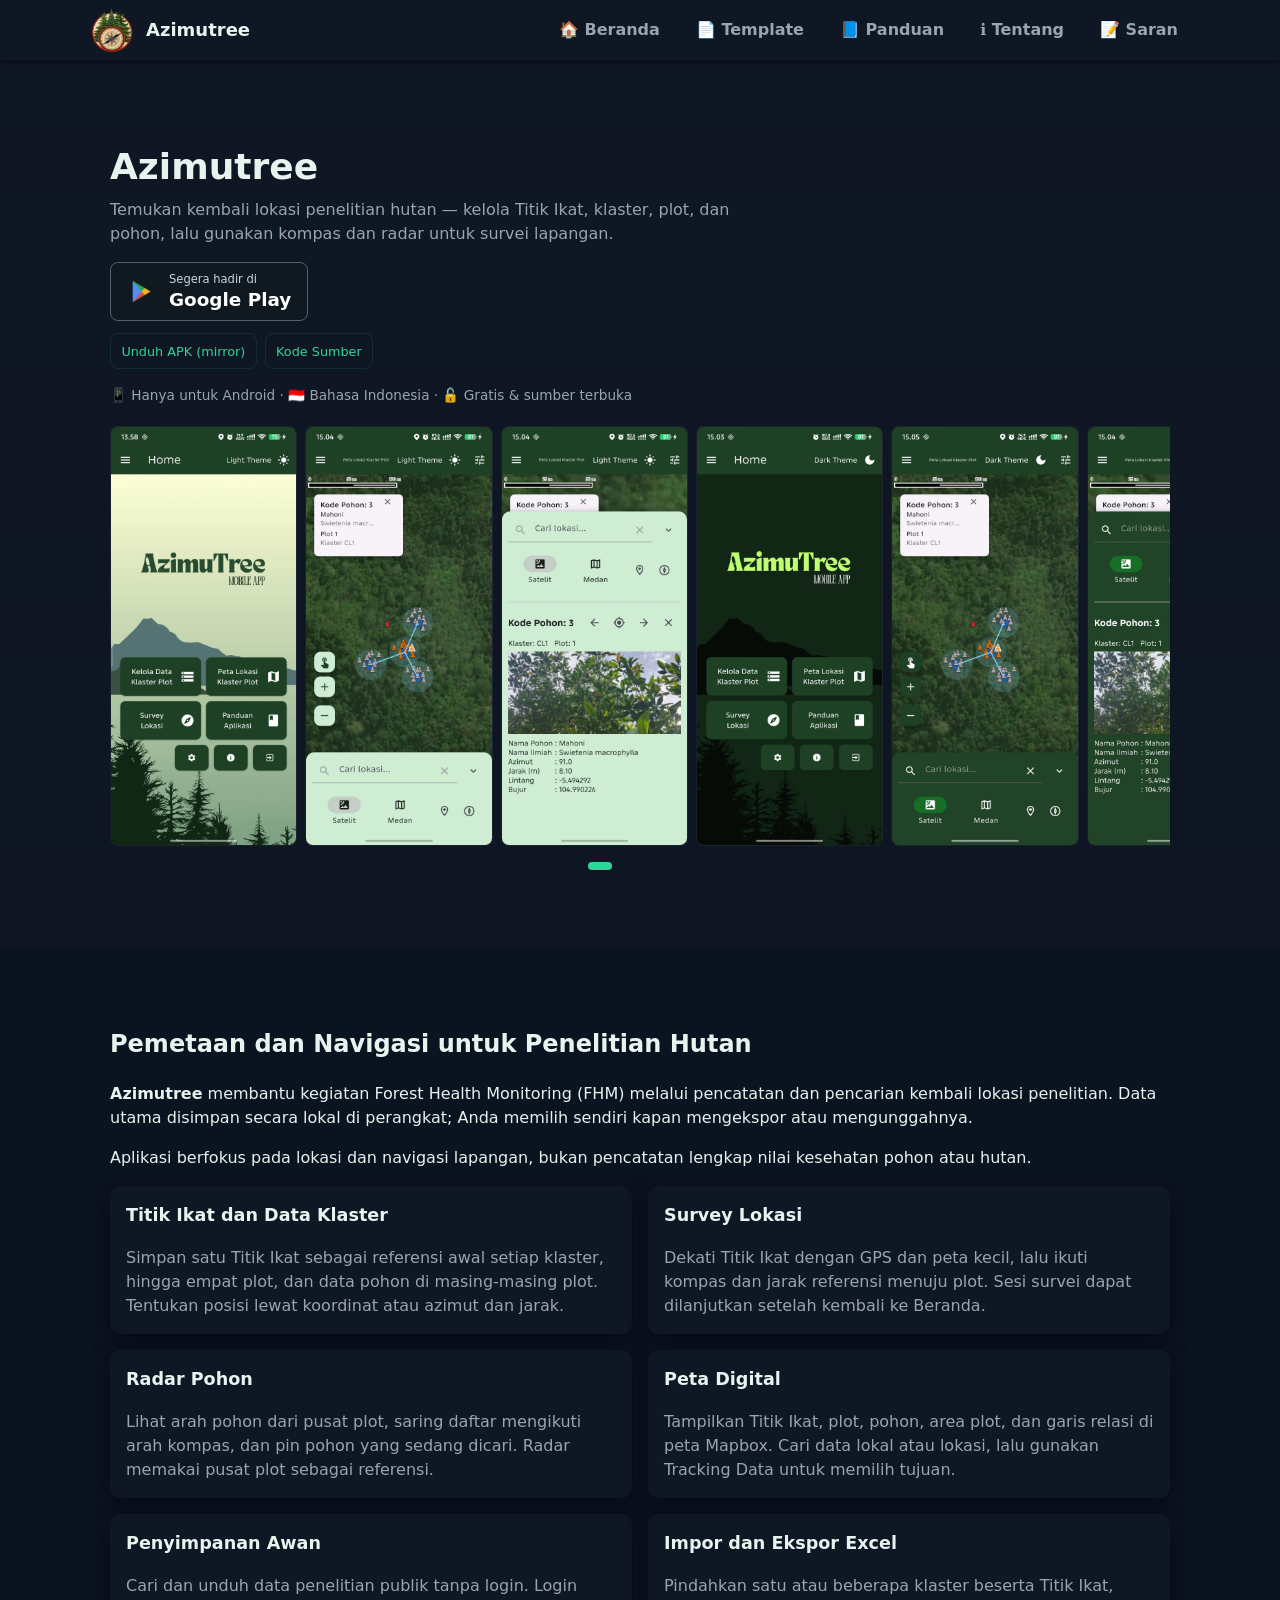
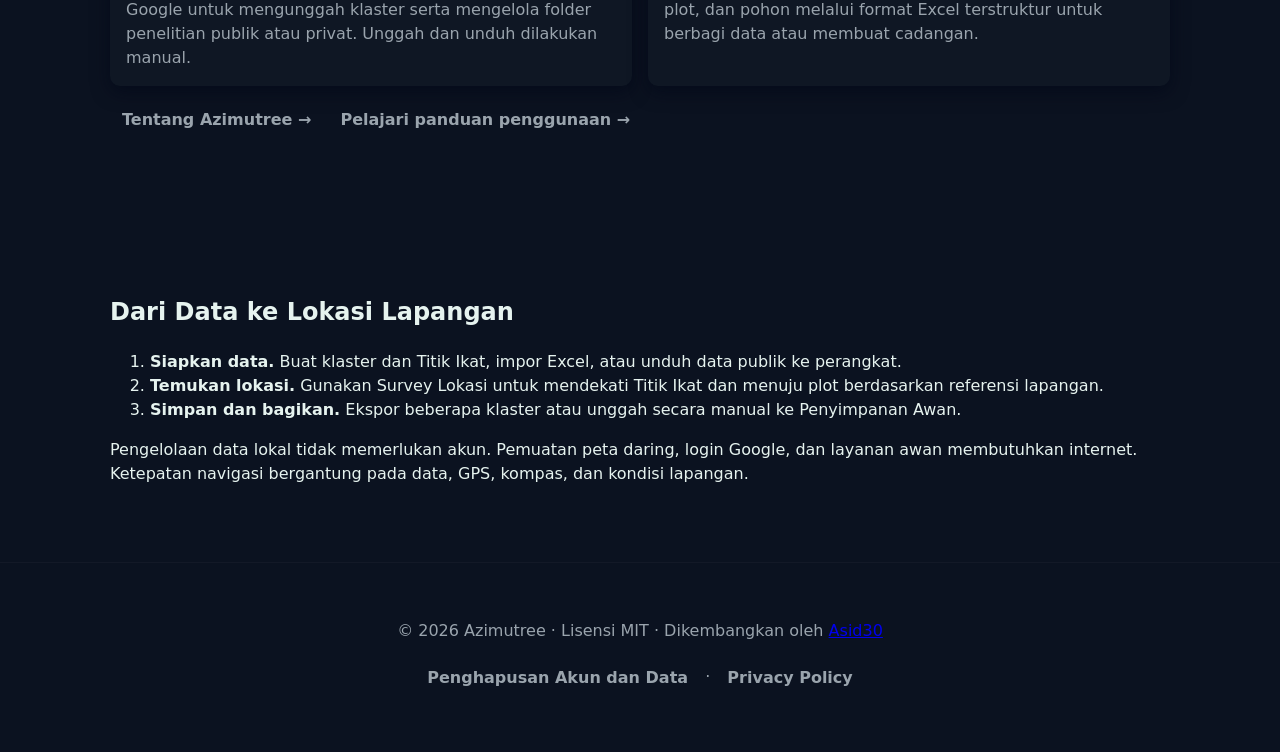
<file: site/index.html>
<!DOCTYPE html>
<html lang="id"><head><meta charset="utf-8"><meta name="viewport" content="width=device-width,initial-scale=1"><title>Azimutree — Aplikasi Pemetaan Klaster Plot Kesehatan Hutan (FHM)</title><meta name="description" content="Azimutree adalah aplikasi Android open source untuk pemantauan kesehatan hutan, Titik Ikat, survei lokasi, pemetaan klaster, dan berbagi data penelitian dengan metode Forest Health Monitoring (FHM)."><link rel="icon" href="./icon.ico"><link rel="stylesheet" href="./assets/css/style.css"></head>
<body><header class="site-header appbar"><div class="container appbar-inner"><div class="appbar-left"><a class="brand" href="./"><img src="./assets/icon-128.webp" alt="Azimutree logo" class="logo"><span class="brand-text">Azimutree</span></a></div><div class="appbar-right"><nav class="appbar-nav" aria-label="Navigasi utama"><a class="app-link" href="./">🏠 Beranda</a><a class="app-link" href="./template/">📄 Template</a><a class="app-link" href="./guide/">📘 Panduan</a><a class="app-link" href="./about/">ℹ️ Tentang</a><a class="app-link" href="./feedback/" target="_blank" rel="noopener noreferrer">📝 Saran</a></nav><button id="menuToggle" class="menu-btn" aria-label="Buka menu" aria-controls="menu" aria-expanded="false">☰</button></div></div></header><nav id="menu" class="mobile-sidebar hidden" aria-label="Navigasi seluler" aria-hidden="true"><div class="container"><div class="mobile-sidebar-header"><h3>Menu</h3></div><a class="app-link" href="./">🏠 Beranda</a><a class="app-link" href="./template/">📄 Template</a><a class="app-link" href="./guide/">📘 Panduan</a><a class="app-link" href="./about/">ℹ️ Tentang</a><a class="app-link" href="./feedback/" target="_blank" rel="noopener noreferrer">📝 Saran</a></div></nav><main>
    <section class="hero">
        <div class="container">
            <h1>Azimutree</h1>
            <p class="lead">Temukan kembali lokasi penelitian hutan — kelola Titik Ikat, klaster, plot, dan pohon, lalu gunakan kompas dan radar untuk survei lapangan.</p>
            <div class="cta download-options">
                <button id="playStoreButton" class="btn play-store-button" type="button" aria-haspopup="dialog" aria-controls="playStoreDialog">
                    <img src="./assets/icon_play_store.webp" alt="" width="30" height="30">
                    <span class="play-store-label"><span class="play-store-status">Segera hadir di</span><span class="play-store-name">Google Play</span></span>
                </button>
                <div class="download-secondary">
                <a id="download" class="btn ghost download-mirror" href="./miror/" data-version="1.1.28" target="_blank" rel="noopener noreferrer">Unduh APK (mirror)</a>
                <a class="btn ghost" href="https://github.com/asid30/azimutree-flutter" target="_blank" rel="noopener noreferrer">Kode Sumber</a>
                </div>
            </div>

            <p class="platform-note">📱 Hanya untuk Android · 🇮🇩 Bahasa Indonesia · 🔓 Gratis &amp; sumber terbuka</p>

            <div class="screenshot-slider">
                <div class="slider-container">
                    <div class="screenshots">
                        <img src="./assets/1.webp?v=1789025202" alt="Tampilan aplikasi Azimutree 1" width="1080" height="2436" onerror="this.style.display='none'">
                        <img src="./assets/2.webp?v=1789025202" alt="Tampilan aplikasi Azimutree 2" width="1080" height="2436" loading="lazy" onerror="this.style.display='none'">
                        <img src="./assets/3.webp?v=1789025202" alt="Tampilan aplikasi Azimutree 3" width="1080" height="2436" loading="lazy" onerror="this.style.display='none'">
                        <img src="./assets/4.webp?v=1789025203" alt="Tampilan aplikasi Azimutree 4" width="1080" height="2436" loading="lazy" onerror="this.style.display='none'">
                        <img src="./assets/5.webp?v=1789025203" alt="Tampilan aplikasi Azimutree 5" width="1080" height="2436" loading="lazy" onerror="this.style.display='none'">
                        <img src="./assets/6.webp?v=1789025204" alt="Tampilan aplikasi Azimutree 6" width="1080" height="2436" loading="lazy" onerror="this.style.display='none'">
                    </div>
                </div>
                <div class="slider-dots">
                    <span class="dot active" data-slide="0"></span>
                    <span class="dot" data-slide="1"></span>
                    <span class="dot" data-slide="2"></span>
                    <span class="dot" data-slide="3"></span>
                    <span class="dot" data-slide="4"></span>
                    <span class="dot" data-slide="5"></span>
                </div>
            </div>
        </div>
    </section>

    <section id="features" class="section">
        <div class="container">
            <h2>Pemetaan dan Navigasi untuk Penelitian Hutan</h2>
            <p><strong>Azimutree</strong> membantu kegiatan Forest Health Monitoring (FHM) melalui pencatatan dan pencarian kembali lokasi penelitian. Data utama disimpan secara lokal di perangkat; Anda memilih sendiri kapan mengekspor atau mengunggahnya.</p>
            <p>Aplikasi berfokus pada lokasi dan navigasi lapangan, bukan pencatatan lengkap nilai kesehatan pohon atau hutan.</p>
            <div class="features">
                <div class="feature-card"><h3>Titik Ikat dan Data Klaster</h3><p>Simpan satu Titik Ikat sebagai referensi awal setiap klaster, hingga empat plot, dan data pohon di masing-masing plot. Tentukan posisi lewat koordinat atau azimut dan jarak.</p></div>
                <div class="feature-card"><h3>Survey Lokasi</h3><p>Dekati Titik Ikat dengan GPS dan peta kecil, lalu ikuti kompas dan jarak referensi menuju plot. Sesi survei dapat dilanjutkan setelah kembali ke Beranda.</p></div>
                <div class="feature-card"><h3>Radar Pohon</h3><p>Lihat arah pohon dari pusat plot, saring daftar mengikuti arah kompas, dan pin pohon yang sedang dicari. Radar memakai pusat plot sebagai referensi.</p></div>
                <div class="feature-card"><h3>Peta Digital</h3><p>Tampilkan Titik Ikat, plot, pohon, area plot, dan garis relasi di peta Mapbox. Cari data lokal atau lokasi, lalu gunakan Tracking Data untuk memilih tujuan.</p></div>
                <div class="feature-card"><h3>Penyimpanan Awan</h3><p>Cari dan unduh data penelitian publik tanpa login. Login Google untuk mengunggah klaster serta mengelola folder penelitian publik atau privat. Unggah dan unduh dilakukan manual.</p></div>
                <div class="feature-card"><h3>Impor dan Ekspor Excel</h3><p>Pindahkan satu atau beberapa klaster beserta Titik Ikat, plot, dan pohon melalui format Excel terstruktur untuk berbagi data atau membuat cadangan.</p></div>
            </div>
            <p><a href="./about/" class="app-link">Tentang Azimutree →</a> <a href="./guide/" class="app-link">Pelajari panduan penggunaan →</a></p>
        </div>
    </section>
    <section class="section">
        <div class="container">
            <h2>Dari Data ke Lokasi Lapangan</h2>
            <ol>
                <li><strong>Siapkan data.</strong> Buat klaster dan Titik Ikat, impor Excel, atau unduh data publik ke perangkat.</li>
                <li><strong>Temukan lokasi.</strong> Gunakan Survey Lokasi untuk mendekati Titik Ikat dan menuju plot berdasarkan referensi lapangan.</li>
                <li><strong>Simpan dan bagikan.</strong> Ekspor beberapa klaster atau unggah secara manual ke Penyimpanan Awan.</li>
            </ol>
            <p>Pengelolaan data lokal tidak memerlukan akun. Pemuatan peta daring, login Google, dan layanan awan membutuhkan internet. Ketepatan navigasi bergantung pada data, GPS, kompas, dan kondisi lapangan.</p>
        </div>
    </section>
</main><footer class="site-footer"><div class="container"><p>© <span data-year>2026</span> Azimutree · Lisensi MIT · Dikembangkan oleh <a href="https://github.com/asid30" target="_blank" rel="noopener noreferrer">Asid30</a></p><p><a class="app-link" href="./account-deletion/">Penghapusan Akun dan Data</a> · <a class="app-link" href="./privacy-policy/">Privacy Policy</a></p></div></footer><div id="downloadModal" class="modal hidden" role="dialog" aria-modal="true" aria-labelledby="downloadModalTitle">
    <div class="modal-backdrop"></div>
    <div class="modal-box" role="document">
        <h3 id="downloadModalTitle">Unduh APK Azimutree</h3>
        <p class="muted" style="margin-top:.5rem">⚠️ Catatan: Aplikasi ini diinstal di luar Play Store.<br>Aktifkan “Izinkan dari sumber ini” saat diminta oleh Android.</p>
        <p class="release-note">Unduhan mirror menyediakan APK Azimutree v1.1.28 melalui GitHub Releases.</p>
        <p id="downloadVersion" class="muted" style="margin-top:.5rem"></p>
        <div class="modal-actions" style="margin-top:1rem">
            <button id="downloadConfirm" class="btn primary">Lanjutkan dan Unduh</button>
            <button id="downloadCancel" class="btn ghost">Batal</button>
        </div>
    </div>
</div>

<dialog id="playStoreDialog" class="play-store-dialog" aria-labelledby="playStoreTitle" aria-describedby="playStoreDescription">
    <img src="./assets/icon_play_store.webp" alt="" width="48" height="48">
    <h2 id="playStoreTitle">Segera hadir di Google Play</h2>
    <p id="playStoreDescription">Azimutree belum tersedia di Google Play Store. Unduhan melalui Google Play akan tersedia mendatang. Untuk saat ini, kamu bisa menggunakan tombol unduh APK di halaman ini.</p>
    <form method="dialog"><button class="btn primary" autofocus>Mengerti</button></form>
</dialog>
<script src="./assets/js/app.js?v=mirror-version-1.1.28"></script><script src="./assets/js/static.js"></script></body></html>
</file>
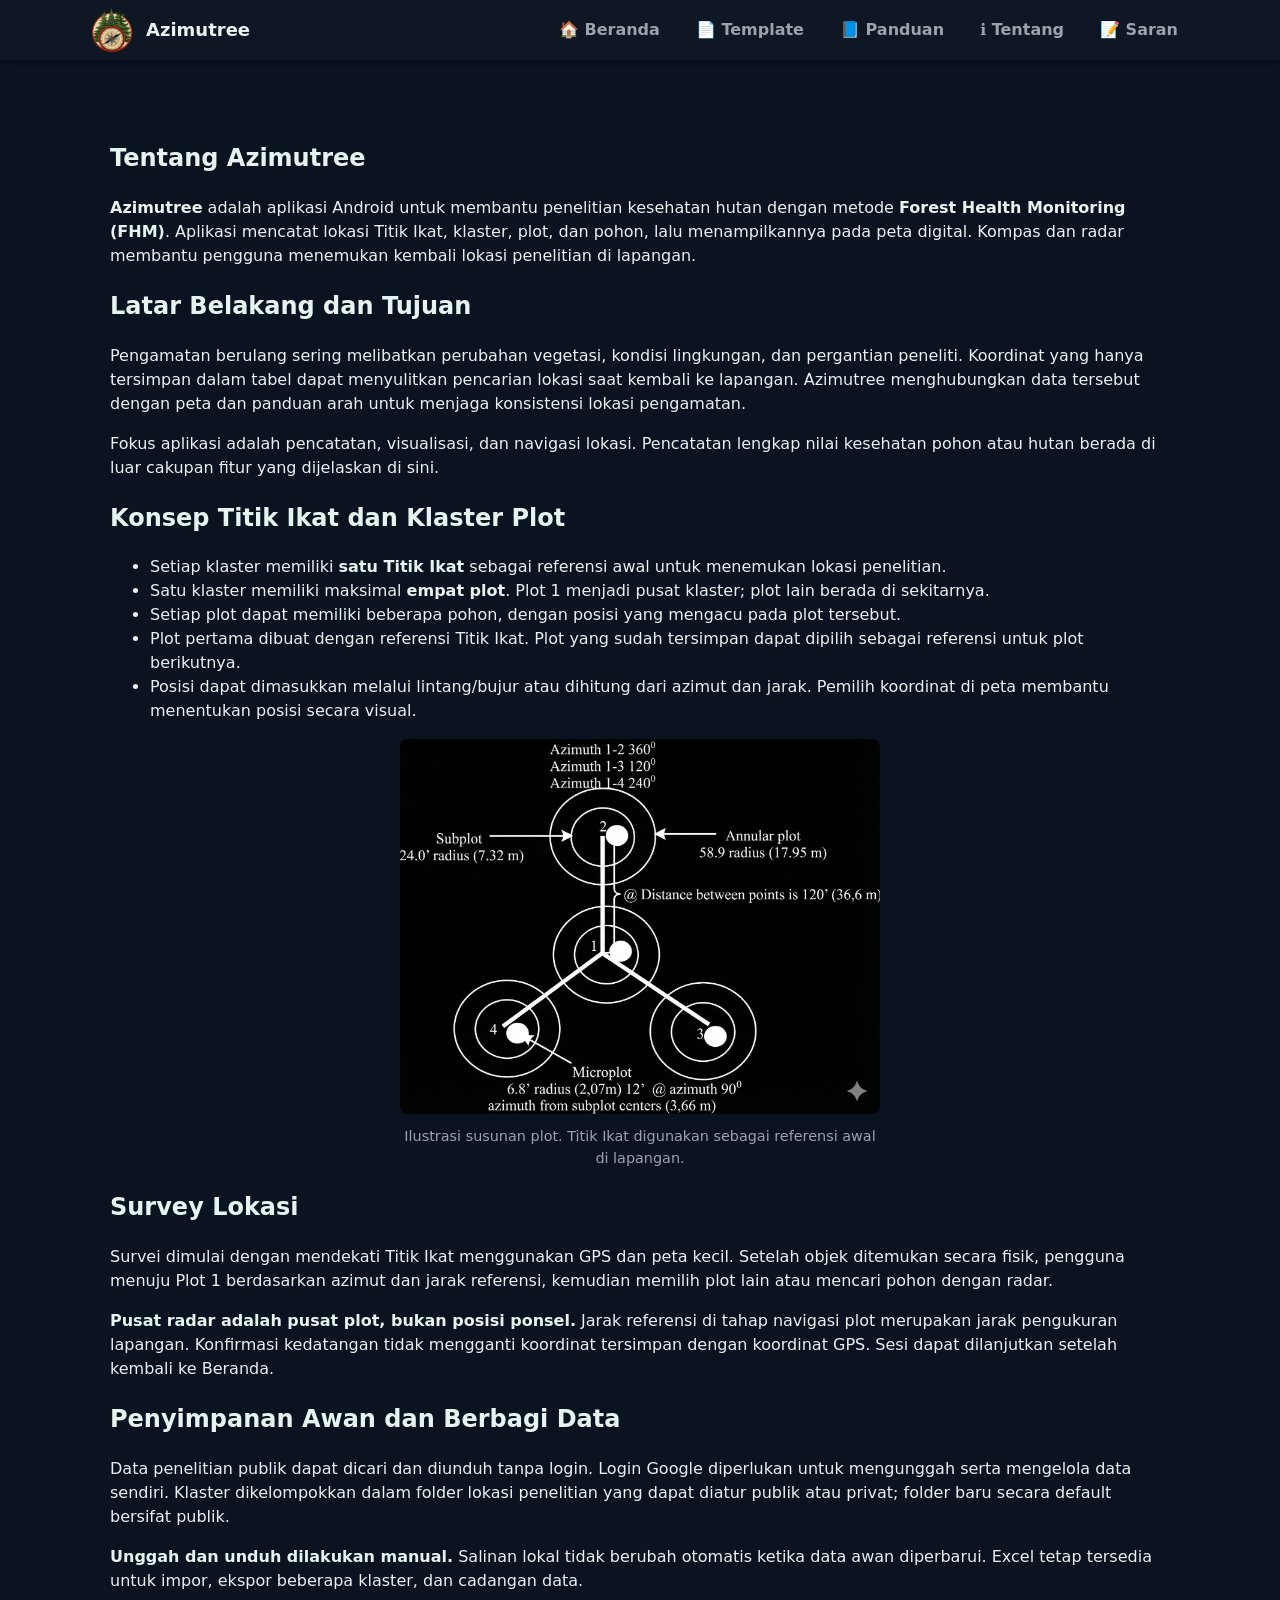
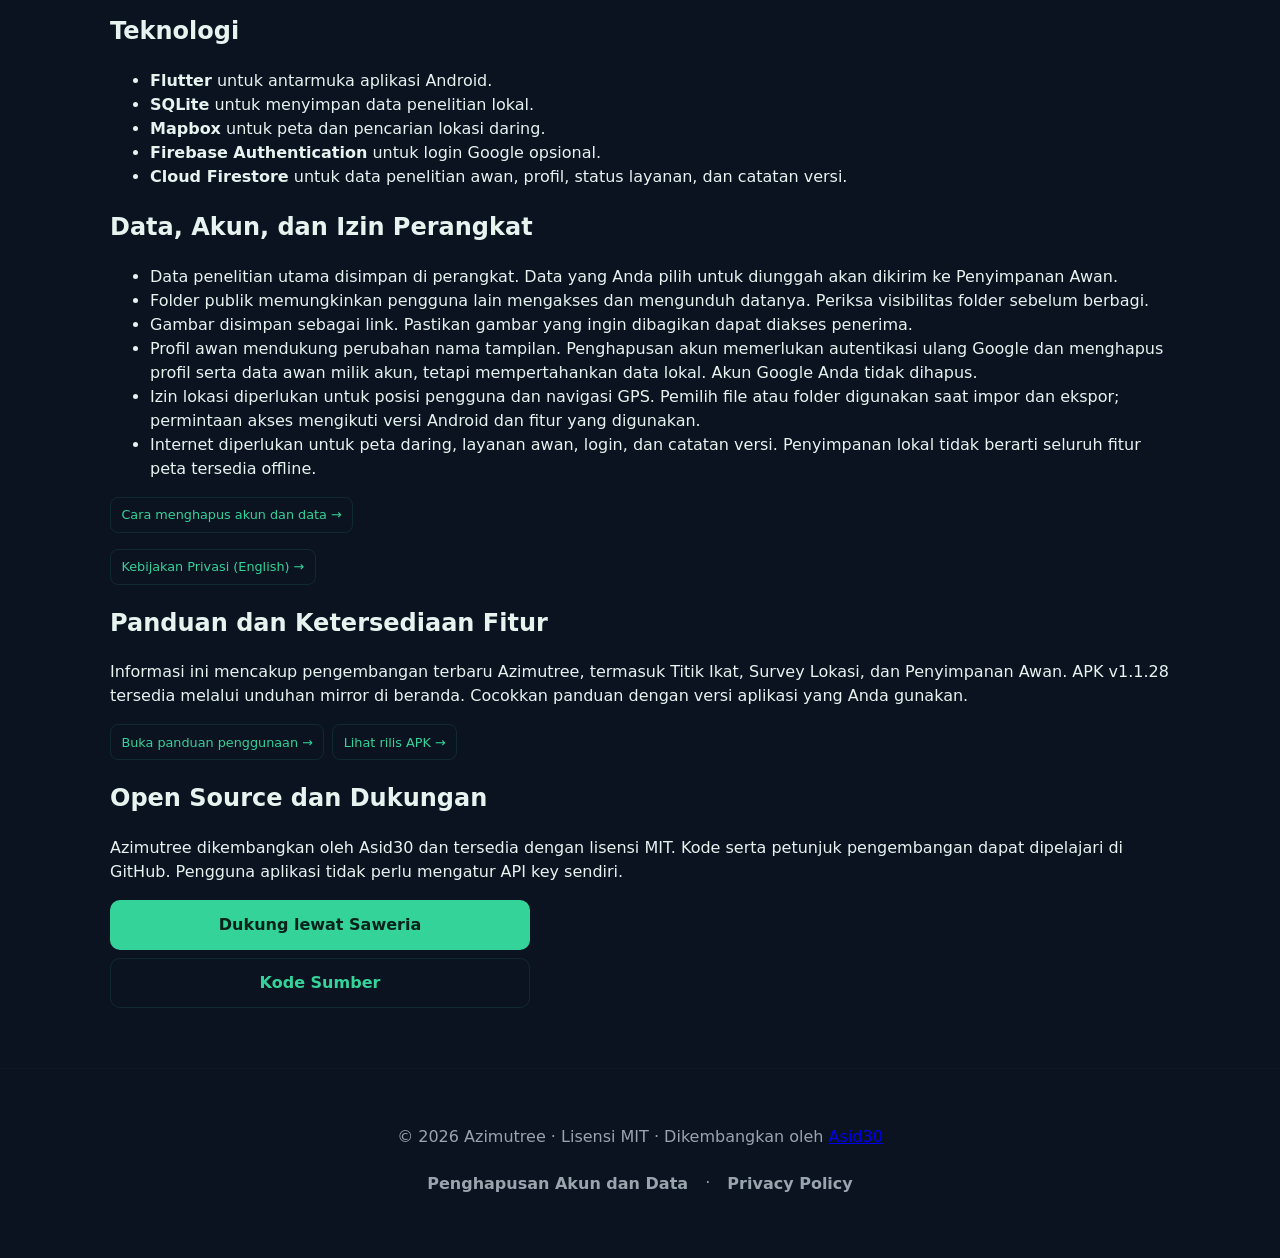
<file: site/about/index.html>
<!DOCTYPE html>
<html lang="id"><head><meta charset="utf-8"><meta name="viewport" content="width=device-width,initial-scale=1"><title>Tentang Azimutree — Titik Ikat, Survey Lokasi, dan Penyimpanan Awan</title><meta name="description" content="Kenali Azimutree untuk pemetaan dan navigasi lokasi FHM: Titik Ikat, klaster, plot, pohon, survei lapangan, serta berbagi data penelitian."><link rel="icon" href="../icon.ico"><link rel="stylesheet" href="../assets/css/style.css"></head>
<body><header class="site-header appbar"><div class="container appbar-inner"><div class="appbar-left"><a class="brand" href="../"><img src="../assets/icon-128.webp" alt="Azimutree logo" class="logo"><span class="brand-text">Azimutree</span></a></div><div class="appbar-right"><nav class="appbar-nav" aria-label="Navigasi utama"><a class="app-link" href="../">🏠 Beranda</a><a class="app-link" href="../template/">📄 Template</a><a class="app-link" href="../guide/">📘 Panduan</a><a class="app-link" href="../about/">ℹ️ Tentang</a><a class="app-link" href="../feedback/" target="_blank" rel="noopener noreferrer">📝 Saran</a></nav><button id="menuToggle" class="menu-btn" aria-label="Buka menu" aria-controls="menu" aria-expanded="false">☰</button></div></div></header><nav id="menu" class="mobile-sidebar hidden" aria-label="Navigasi seluler" aria-hidden="true"><div class="container"><div class="mobile-sidebar-header"><h3>Menu</h3></div><a class="app-link" href="../">🏠 Beranda</a><a class="app-link" href="../template/">📄 Template</a><a class="app-link" href="../guide/">📘 Panduan</a><a class="app-link" href="../about/">ℹ️ Tentang</a><a class="app-link" href="../feedback/" target="_blank" rel="noopener noreferrer">📝 Saran</a></div></nav><main>
<section class="section"><div class="container">
    <h1>Tentang Azimutree</h1>
    <p><strong>Azimutree</strong> adalah aplikasi Android untuk membantu penelitian kesehatan hutan dengan metode <strong>Forest Health Monitoring (FHM)</strong>. Aplikasi mencatat lokasi Titik Ikat, klaster, plot, dan pohon, lalu menampilkannya pada peta digital. Kompas dan radar membantu pengguna menemukan kembali lokasi penelitian di lapangan.</p>
    <h2>Latar Belakang dan Tujuan</h2>
    <p>Pengamatan berulang sering melibatkan perubahan vegetasi, kondisi lingkungan, dan pergantian peneliti. Koordinat yang hanya tersimpan dalam tabel dapat menyulitkan pencarian lokasi saat kembali ke lapangan. Azimutree menghubungkan data tersebut dengan peta dan panduan arah untuk menjaga konsistensi lokasi pengamatan.</p>
    <p>Fokus aplikasi adalah pencatatan, visualisasi, dan navigasi lokasi. Pencatatan lengkap nilai kesehatan pohon atau hutan berada di luar cakupan fitur yang dijelaskan di sini.</p>
    <h2>Konsep Titik Ikat dan Klaster Plot</h2>
    <ul>
        <li>Setiap klaster memiliki <strong>satu Titik Ikat</strong> sebagai referensi awal untuk menemukan lokasi penelitian.</li>
        <li>Satu klaster memiliki maksimal <strong>empat plot</strong>. Plot 1 menjadi pusat klaster; plot lain berada di sekitarnya.</li>
        <li>Setiap plot dapat memiliki beberapa pohon, dengan posisi yang mengacu pada plot tersebut.</li>
        <li>Plot pertama dibuat dengan referensi Titik Ikat. Plot yang sudah tersimpan dapat dipilih sebagai referensi untuk plot berikutnya.</li>
        <li>Posisi dapat dimasukkan melalui lintang/bujur atau dihitung dari azimut dan jarak. Pemilih koordinat di peta membantu menentukan posisi secara visual.</li>
    </ul>
    <figure class="cluster-figure"><img loading="lazy" class="cluster-plot" src="../assets/dark-cl-plot.webp" alt="Ilustrasi susunan klaster dan plot"><figcaption>Ilustrasi susunan plot. Titik Ikat digunakan sebagai referensi awal di lapangan.</figcaption></figure>
    <h2>Survey Lokasi</h2>
    <p>Survei dimulai dengan mendekati Titik Ikat menggunakan GPS dan peta kecil. Setelah objek ditemukan secara fisik, pengguna menuju Plot 1 berdasarkan azimut dan jarak referensi, kemudian memilih plot lain atau mencari pohon dengan radar.</p>
    <p><strong>Pusat radar adalah pusat plot, bukan posisi ponsel.</strong> Jarak referensi di tahap navigasi plot merupakan jarak pengukuran lapangan. Konfirmasi kedatangan tidak mengganti koordinat tersimpan dengan koordinat GPS. Sesi dapat dilanjutkan setelah kembali ke Beranda.</p>
    <h2>Penyimpanan Awan dan Berbagi Data</h2>
    <p>Data penelitian publik dapat dicari dan diunduh tanpa login. Login Google diperlukan untuk mengunggah serta mengelola data sendiri. Klaster dikelompokkan dalam folder lokasi penelitian yang dapat diatur publik atau privat; folder baru secara default bersifat publik.</p>
    <p><strong>Unggah dan unduh dilakukan manual.</strong> Salinan lokal tidak berubah otomatis ketika data awan diperbarui. Excel tetap tersedia untuk impor, ekspor beberapa klaster, dan cadangan data.</p>
    <h2>Teknologi</h2>
    <ul>
        <li><strong>Flutter</strong> untuk antarmuka aplikasi Android.</li>
        <li><strong>SQLite</strong> untuk menyimpan data penelitian lokal.</li>
        <li><strong>Mapbox</strong> untuk peta dan pencarian lokasi daring.</li>
        <li><strong>Firebase Authentication</strong> untuk login Google opsional.</li>
        <li><strong>Cloud Firestore</strong> untuk data penelitian awan, profil, status layanan, dan catatan versi.</li>
    </ul>
    <h2>Data, Akun, dan Izin Perangkat</h2>
    <ul>
        <li>Data penelitian utama disimpan di perangkat. Data yang Anda pilih untuk diunggah akan dikirim ke Penyimpanan Awan.</li>
        <li>Folder publik memungkinkan pengguna lain mengakses dan mengunduh datanya. Periksa visibilitas folder sebelum berbagi.</li>
        <li>Gambar disimpan sebagai link. Pastikan gambar yang ingin dibagikan dapat diakses penerima.</li>
        <li>Profil awan mendukung perubahan nama tampilan. Penghapusan akun memerlukan autentikasi ulang Google dan menghapus profil serta data awan milik akun, tetapi mempertahankan data lokal. Akun Google Anda tidak dihapus.</li>
        <li>Izin lokasi diperlukan untuk posisi pengguna dan navigasi GPS. Pemilih file atau folder digunakan saat impor dan ekspor; permintaan akses mengikuti versi Android dan fitur yang digunakan.</li>
        <li>Internet diperlukan untuk peta daring, layanan awan, login, dan catatan versi. Penyimpanan lokal tidak berarti seluruh fitur peta tersedia offline.</li>
    </ul>
    <p class="about-actions"><a class="btn ghost mirror-button" href="../account-deletion/">Cara menghapus akun dan data →</a></p>
    <p class="about-actions"><a class="btn ghost mirror-button" href="../privacy-policy/">Kebijakan Privasi (English) →</a></p>
    <h2>Panduan dan Ketersediaan Fitur</h2>
    <p>Informasi ini mencakup pengembangan terbaru Azimutree, termasuk Titik Ikat, Survey Lokasi, dan Penyimpanan Awan. APK v1.1.28 tersedia melalui unduhan mirror di beranda. Cocokkan panduan dengan versi aplikasi yang Anda gunakan.</p>
    <p class="about-actions"><a class="btn ghost mirror-button" href="../guide/">Buka panduan penggunaan →</a> <a class="btn ghost mirror-button" href="https://github.com/asid30/azimutree-flutter/releases" target="_blank" rel="noopener noreferrer">Lihat rilis APK →</a></p>
    <h2>Open Source dan Dukungan</h2>
    <p>Azimutree dikembangkan oleh Asid30 dan tersedia dengan lisensi MIT. Kode serta petunjuk pengembangan dapat dipelajari di GitHub. Pengguna aplikasi tidak perlu mengatur API key sendiri.</p>
    <div class="support-actions"><a class="btn primary" href="https://saweria.co/asid30" target="_blank" rel="noopener noreferrer">Dukung lewat Saweria</a> <a class="btn ghost" href="https://github.com/asid30/azimutree-flutter" target="_blank" rel="noopener noreferrer">Kode Sumber</a></div>
</div></section>
</main><footer class="site-footer"><div class="container"><p>© <span data-year>2026</span> Azimutree · Lisensi MIT · Dikembangkan oleh <a href="https://github.com/asid30" target="_blank" rel="noopener noreferrer">Asid30</a></p><p><a class="app-link" href="../account-deletion/">Penghapusan Akun dan Data</a> · <a class="app-link" href="../privacy-policy/">Privacy Policy</a></p></div></footer><script src="../assets/js/app.js"></script><script src="../assets/js/static.js"></script></body></html>
</file>
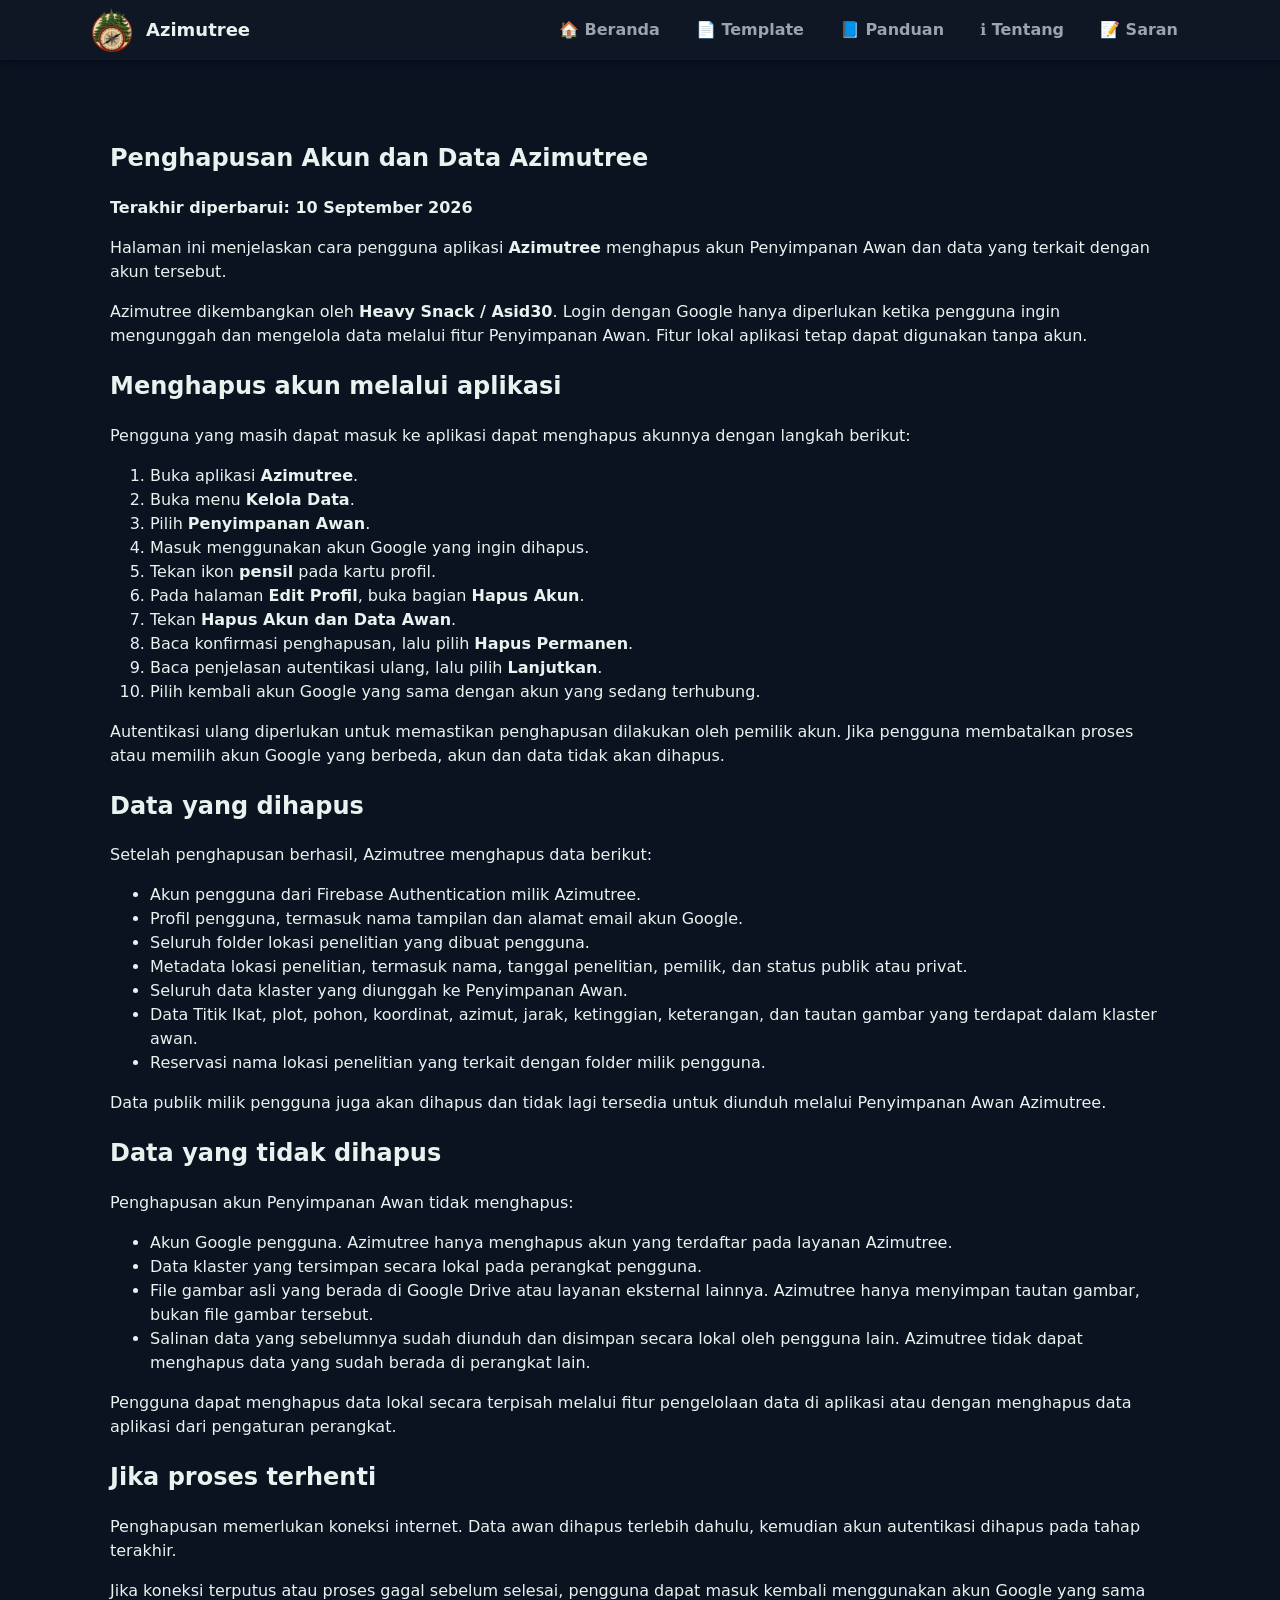
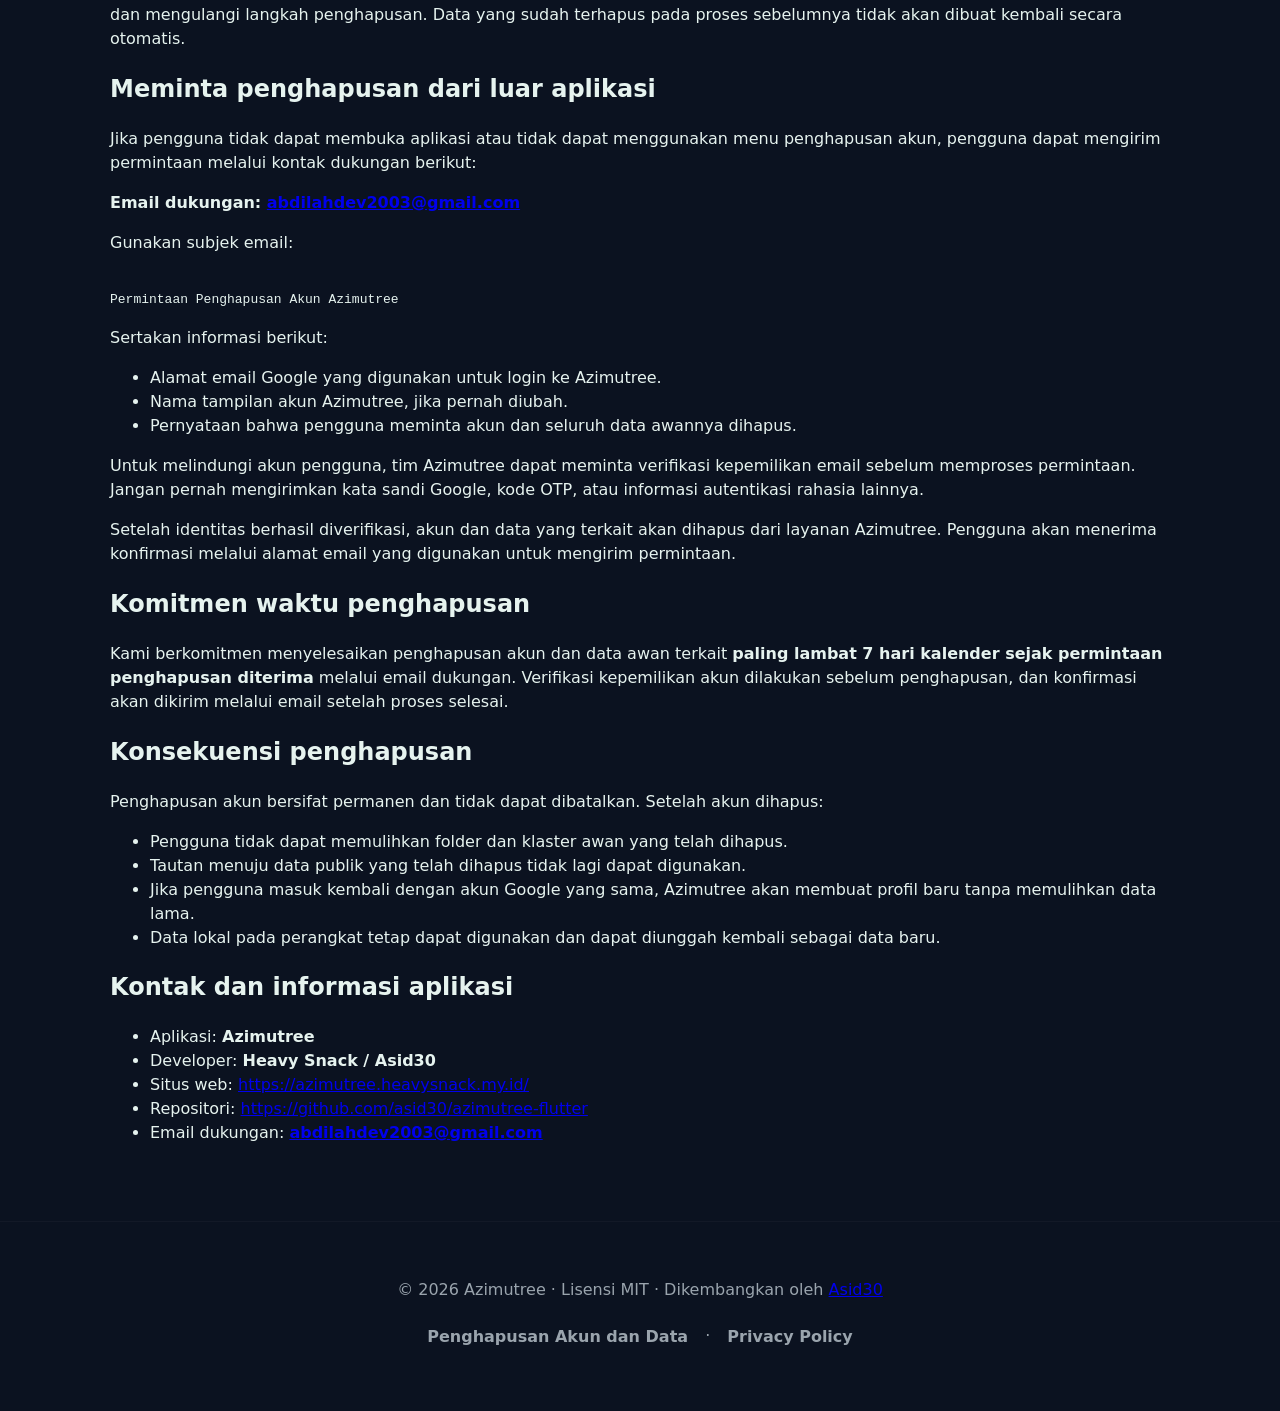
<file: site/account-deletion/index.html>
<!DOCTYPE html>
<html lang="id"><head><meta charset="utf-8"><meta name="viewport" content="width=device-width,initial-scale=1"><title>Penghapusan Akun dan Data Azimutree</title><meta name="description" content="Cara menghapus akun dan data Penyimpanan Awan Azimutree, data yang tetap tersimpan, serta permintaan penghapusan dari luar aplikasi."><link rel="icon" href="../icon.ico"><link rel="stylesheet" href="../assets/css/style.css"></head>
<body><header class="site-header appbar"><div class="container appbar-inner"><div class="appbar-left"><a class="brand" href="../"><img src="../assets/icon-128.webp" alt="Azimutree logo" class="logo"><span class="brand-text">Azimutree</span></a></div><div class="appbar-right"><nav class="appbar-nav" aria-label="Navigasi utama"><a class="app-link" href="../">🏠 Beranda</a><a class="app-link" href="../template/">📄 Template</a><a class="app-link" href="../guide/">📘 Panduan</a><a class="app-link" href="../about/">ℹ️ Tentang</a><a class="app-link" href="../feedback/" target="_blank" rel="noopener noreferrer">📝 Saran</a></nav><button id="menuToggle" class="menu-btn" aria-label="Buka menu" aria-controls="menu" aria-expanded="false">☰</button></div></div></header><nav id="menu" class="mobile-sidebar hidden" aria-label="Navigasi seluler" aria-hidden="true"><div class="container"><div class="mobile-sidebar-header"><h3>Menu</h3></div><a class="app-link" href="../">🏠 Beranda</a><a class="app-link" href="../template/">📄 Template</a><a class="app-link" href="../guide/">📘 Panduan</a><a class="app-link" href="../about/">ℹ️ Tentang</a><a class="app-link" href="../feedback/" target="_blank" rel="noopener noreferrer">📝 Saran</a></div></nav><main><section class="section"><div class="container">
<h1>Penghapusan Akun dan Data Azimutree</h1>
<p><strong>Terakhir diperbarui: 10 September 2026</strong></p>
<p>Halaman ini menjelaskan cara pengguna aplikasi <strong>Azimutree</strong> menghapus akun Penyimpanan Awan dan data yang terkait dengan akun tersebut.</p>
<p>Azimutree dikembangkan oleh <strong>Heavy Snack / Asid30</strong>. Login dengan Google hanya diperlukan ketika pengguna ingin mengunggah dan mengelola data melalui fitur Penyimpanan Awan. Fitur lokal aplikasi tetap dapat digunakan tanpa akun.</p>
<h2>Menghapus akun melalui aplikasi</h2>
<p>Pengguna yang masih dapat masuk ke aplikasi dapat menghapus akunnya dengan langkah berikut:</p>
<ol>
<li>Buka aplikasi <strong>Azimutree</strong>.</li>
<li>Buka menu <strong>Kelola Data</strong>.</li>
<li>Pilih <strong>Penyimpanan Awan</strong>.</li>
<li>Masuk menggunakan akun Google yang ingin dihapus.</li>
<li>Tekan ikon <strong>pensil</strong> pada kartu profil.</li>
<li>Pada halaman <strong>Edit Profil</strong>, buka bagian <strong>Hapus Akun</strong>.</li>
<li>Tekan <strong>Hapus Akun dan Data Awan</strong>.</li>
<li>Baca konfirmasi penghapusan, lalu pilih <strong>Hapus Permanen</strong>.</li>
<li>Baca penjelasan autentikasi ulang, lalu pilih <strong>Lanjutkan</strong>.</li>
<li>Pilih kembali akun Google yang sama dengan akun yang sedang terhubung.</li>
</ol>
<p>Autentikasi ulang diperlukan untuk memastikan penghapusan dilakukan oleh pemilik akun. Jika pengguna membatalkan proses atau memilih akun Google yang berbeda, akun dan data tidak akan dihapus.</p>
<h2>Data yang dihapus</h2>
<p>Setelah penghapusan berhasil, Azimutree menghapus data berikut:</p>
<ul>
<li>Akun pengguna dari Firebase Authentication milik Azimutree.</li>
<li>Profil pengguna, termasuk nama tampilan dan alamat email akun Google.</li>
<li>Seluruh folder lokasi penelitian yang dibuat pengguna.</li>
<li>Metadata lokasi penelitian, termasuk nama, tanggal penelitian, pemilik, dan status publik atau privat.</li>
<li>Seluruh data klaster yang diunggah ke Penyimpanan Awan.</li>
<li>Data Titik Ikat, plot, pohon, koordinat, azimut, jarak, ketinggian, keterangan, dan tautan gambar yang terdapat dalam klaster awan.</li>
<li>Reservasi nama lokasi penelitian yang terkait dengan folder milik pengguna.</li>
</ul>
<p>Data publik milik pengguna juga akan dihapus dan tidak lagi tersedia untuk diunduh melalui Penyimpanan Awan Azimutree.</p>
<h2>Data yang tidak dihapus</h2>
<p>Penghapusan akun Penyimpanan Awan tidak menghapus:</p>
<ul>
<li>Akun Google pengguna. Azimutree hanya menghapus akun yang terdaftar pada layanan Azimutree.</li>
<li>Data klaster yang tersimpan secara lokal pada perangkat pengguna.</li>
<li>File gambar asli yang berada di Google Drive atau layanan eksternal lainnya. Azimutree hanya menyimpan tautan gambar, bukan file gambar tersebut.</li>
<li>Salinan data yang sebelumnya sudah diunduh dan disimpan secara lokal oleh pengguna lain. Azimutree tidak dapat menghapus data yang sudah berada di perangkat lain.</li>
</ul>
<p>Pengguna dapat menghapus data lokal secara terpisah melalui fitur pengelolaan data di aplikasi atau dengan menghapus data aplikasi dari pengaturan perangkat.</p>
<h2>Jika proses terhenti</h2>
<p>Penghapusan memerlukan koneksi internet. Data awan dihapus terlebih dahulu, kemudian akun autentikasi dihapus pada tahap terakhir.</p>
<p>Jika koneksi terputus atau proses gagal sebelum selesai, pengguna dapat masuk kembali menggunakan akun Google yang sama dan mengulangi langkah penghapusan. Data yang sudah terhapus pada proses sebelumnya tidak akan dibuat kembali secara otomatis.</p>
<h2>Meminta penghapusan dari luar aplikasi</h2>
<p>Jika pengguna tidak dapat membuka aplikasi atau tidak dapat menggunakan menu penghapusan akun, pengguna dapat mengirim permintaan melalui kontak dukungan berikut:</p>
<p><strong>Email dukungan: <a href="mailto:abdilahdev2003@gmail.com?subject=Permintaan%20Penghapusan%20Akun%20Azimutree">abdilahdev2003@gmail.com</a></strong></p>
<p>Gunakan subjek email:</p>
<pre><code>
Permintaan Penghapusan Akun Azimutree
</code></pre>
<p>Sertakan informasi berikut:</p>
<ul>
<li>Alamat email Google yang digunakan untuk login ke Azimutree.</li>
<li>Nama tampilan akun Azimutree, jika pernah diubah.</li>
<li>Pernyataan bahwa pengguna meminta akun dan seluruh data awannya dihapus.</li>
</ul>
<p>Untuk melindungi akun pengguna, tim Azimutree dapat meminta verifikasi kepemilikan email sebelum memproses permintaan. Jangan pernah mengirimkan kata sandi Google, kode OTP, atau informasi autentikasi rahasia lainnya.</p>
<p>Setelah identitas berhasil diverifikasi, akun dan data yang terkait akan dihapus dari layanan Azimutree. Pengguna akan menerima konfirmasi melalui alamat email yang digunakan untuk mengirim permintaan.</p>
<h2>Komitmen waktu penghapusan</h2>
<p>Kami berkomitmen menyelesaikan penghapusan akun dan data awan terkait <strong>paling lambat 7 hari kalender sejak permintaan penghapusan diterima</strong> melalui email dukungan. Verifikasi kepemilikan akun dilakukan sebelum penghapusan, dan konfirmasi akan dikirim melalui email setelah proses selesai.</p>
<h2>Konsekuensi penghapusan</h2>
<p>Penghapusan akun bersifat permanen dan tidak dapat dibatalkan. Setelah akun dihapus:</p>
<ul>
<li>Pengguna tidak dapat memulihkan folder dan klaster awan yang telah dihapus.</li>
<li>Tautan menuju data publik yang telah dihapus tidak lagi dapat digunakan.</li>
<li>Jika pengguna masuk kembali dengan akun Google yang sama, Azimutree akan membuat profil baru tanpa memulihkan data lama.</li>
<li>Data lokal pada perangkat tetap dapat digunakan dan dapat diunggah kembali sebagai data baru.</li>
</ul>
<h2>Kontak dan informasi aplikasi</h2>
<ul>
<li>Aplikasi: <strong>Azimutree</strong></li>
<li>Developer: <strong>Heavy Snack / Asid30</strong></li>
<li>Situs web: <a href="https://azimutree.heavysnack.my.id/" target="_blank" rel="noopener noreferrer">https://azimutree.heavysnack.my.id/</a></li>
<li>Repositori: <a href="https://github.com/asid30/azimutree-flutter" target="_blank" rel="noopener noreferrer">https://github.com/asid30/azimutree-flutter</a></li>
<li>Email dukungan: <strong><a href="mailto:abdilahdev2003@gmail.com?subject=Permintaan%20Penghapusan%20Akun%20Azimutree">abdilahdev2003@gmail.com</a></strong></li>
</ul>
</div></section></main><footer class="site-footer"><div class="container"><p>© <span data-year>2026</span> Azimutree · Lisensi MIT · Dikembangkan oleh <a href="https://github.com/asid30" target="_blank" rel="noopener noreferrer">Asid30</a></p><p><a class="app-link" href="../account-deletion/">Penghapusan Akun dan Data</a> · <a class="app-link" href="../privacy-policy/">Privacy Policy</a></p></div></footer><script src="../assets/js/app.js"></script><script src="../assets/js/static.js"></script></body></html>
</file>
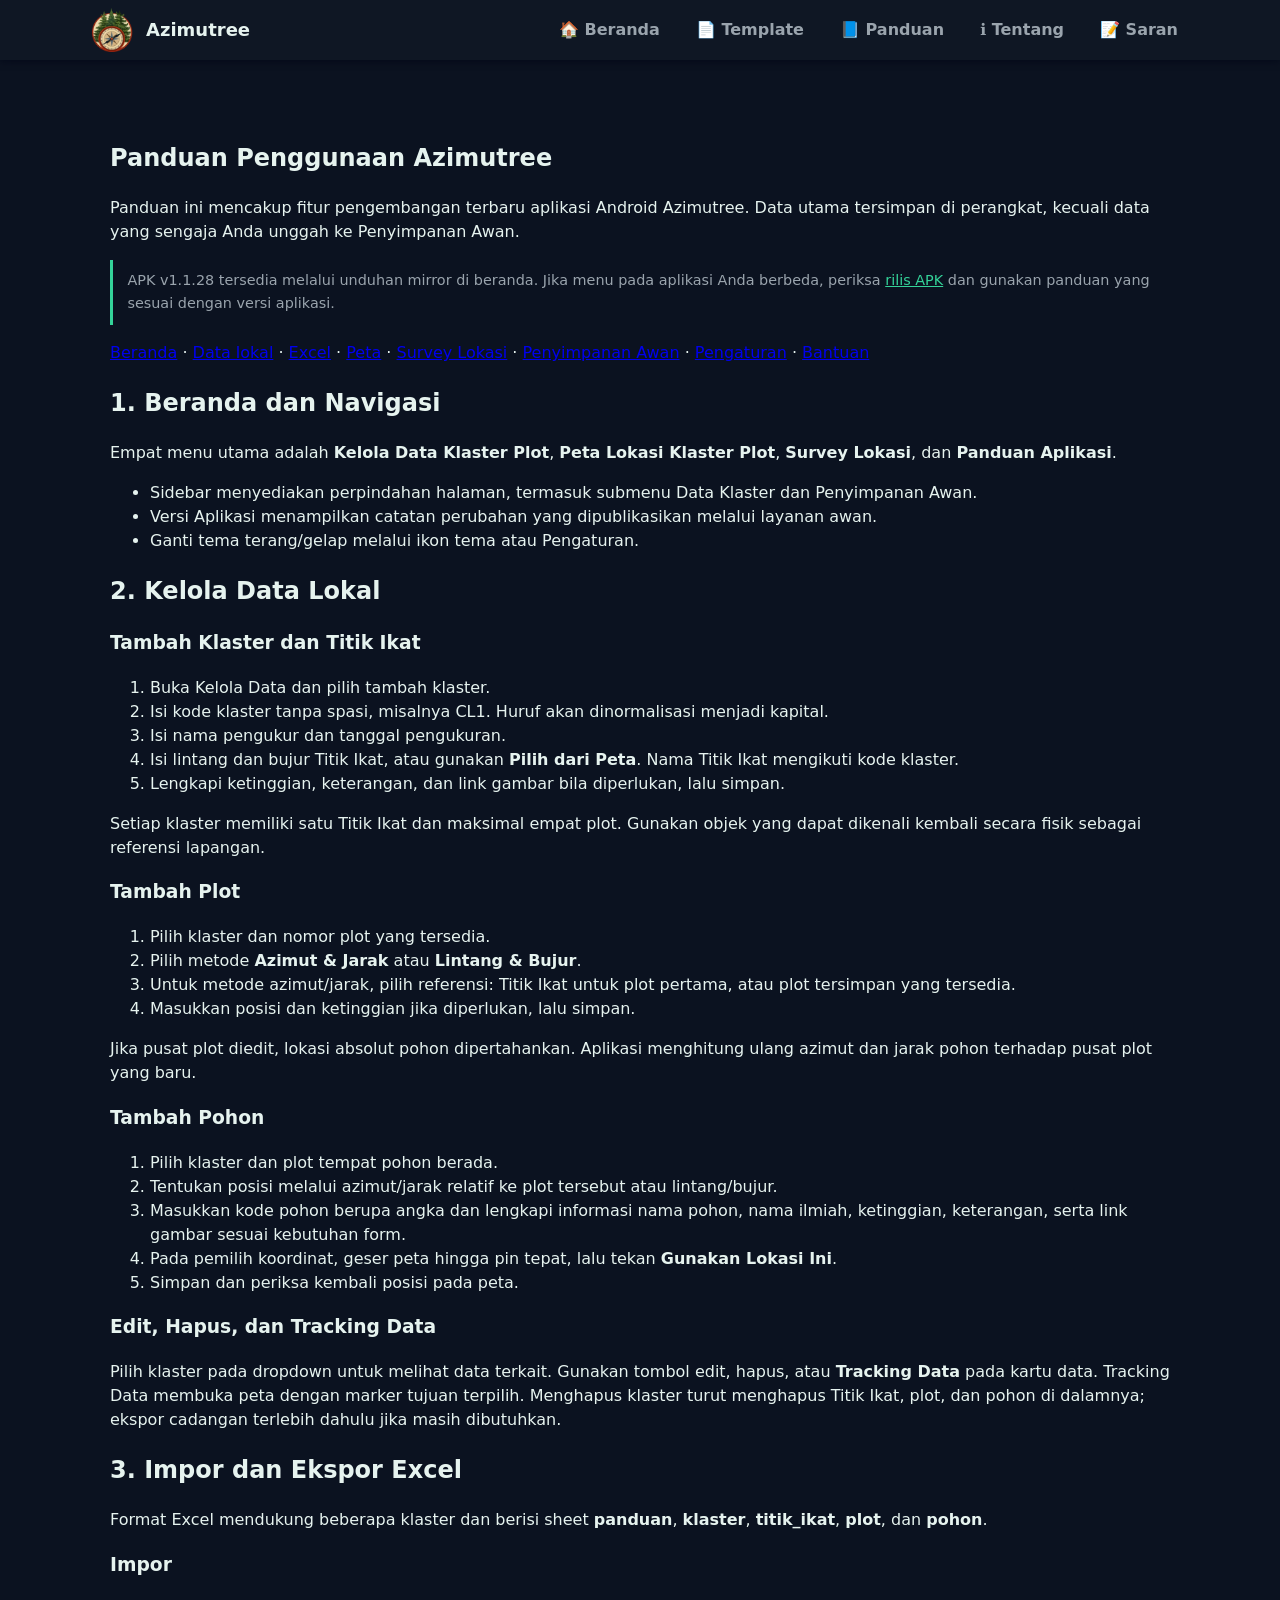
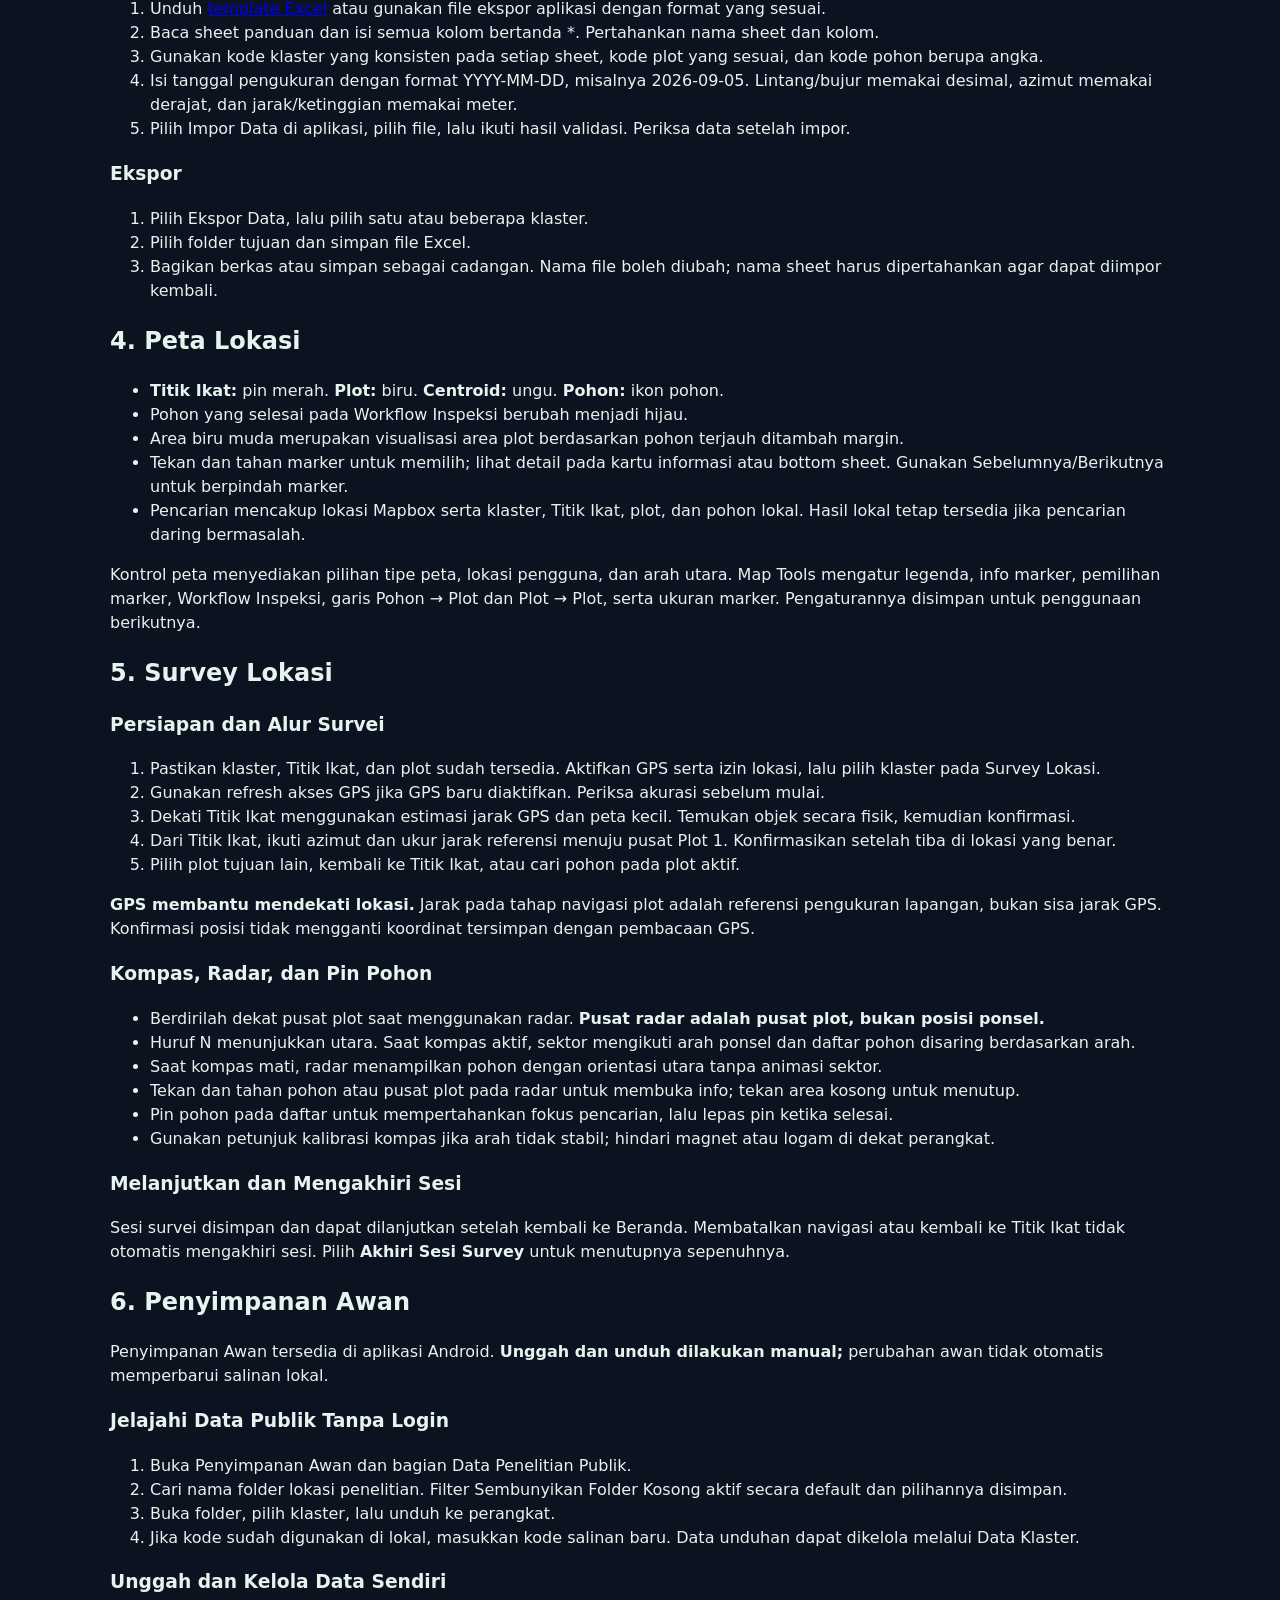
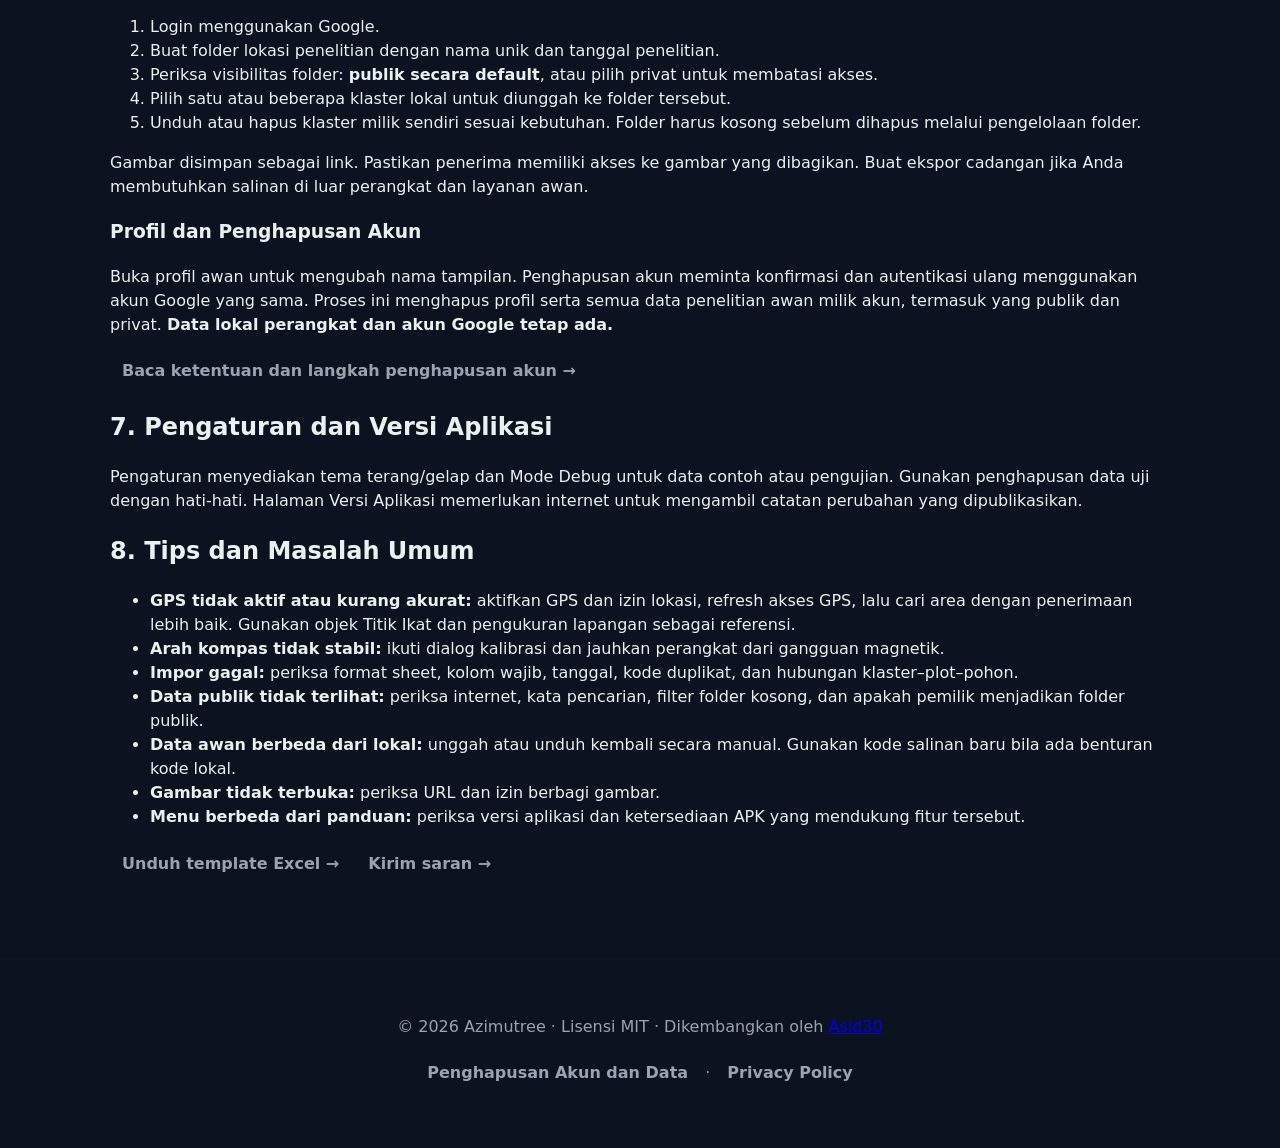
<file: site/guide/index.html>
<!DOCTYPE html>
<html lang="id"><head><meta charset="utf-8"><meta name="viewport" content="width=device-width,initial-scale=1"><title>Panduan Azimutree — Data Lokal, Survey Lokasi, dan Penyimpanan Awan</title><meta name="description" content="Panduan Android Azimutree: kelola Titik Ikat, klaster, plot, dan pohon; impor ekspor Excel; survei dengan kompas dan radar; unggah unduh data awan."><link rel="icon" href="../icon.ico"><link rel="stylesheet" href="../assets/css/style.css"></head>
<body><header class="site-header appbar"><div class="container appbar-inner"><div class="appbar-left"><a class="brand" href="../"><img src="../assets/icon-128.webp" alt="Azimutree logo" class="logo"><span class="brand-text">Azimutree</span></a></div><div class="appbar-right"><nav class="appbar-nav" aria-label="Navigasi utama"><a class="app-link" href="../">🏠 Beranda</a><a class="app-link" href="../template/">📄 Template</a><a class="app-link" href="../guide/">📘 Panduan</a><a class="app-link" href="../about/">ℹ️ Tentang</a><a class="app-link" href="../feedback/" target="_blank" rel="noopener noreferrer">📝 Saran</a></nav><button id="menuToggle" class="menu-btn" aria-label="Buka menu" aria-controls="menu" aria-expanded="false">☰</button></div></div></header><nav id="menu" class="mobile-sidebar hidden" aria-label="Navigasi seluler" aria-hidden="true"><div class="container"><div class="mobile-sidebar-header"><h3>Menu</h3></div><a class="app-link" href="../">🏠 Beranda</a><a class="app-link" href="../template/">📄 Template</a><a class="app-link" href="../guide/">📘 Panduan</a><a class="app-link" href="../about/">ℹ️ Tentang</a><a class="app-link" href="../feedback/" target="_blank" rel="noopener noreferrer">📝 Saran</a></div></nav><main>
<section class="section"><div class="container">
    <h1>Panduan Penggunaan Azimutree</h1>
    <p>Panduan ini mencakup fitur pengembangan terbaru aplikasi Android Azimutree. Data utama tersimpan di perangkat, kecuali data yang sengaja Anda unggah ke Penyimpanan Awan.</p>
    <p class="release-note">APK v1.1.28 tersedia melalui unduhan mirror di beranda. Jika menu pada aplikasi Anda berbeda, periksa <a href="https://github.com/asid30/azimutree-flutter/releases" target="_blank" rel="noopener noreferrer">rilis APK</a> dan gunakan panduan yang sesuai dengan versi aplikasi.</p>
    <nav aria-label="Daftar isi panduan"><p><a href="#beranda">Beranda</a> · <a href="#data-lokal">Data lokal</a> · <a href="#excel">Excel</a> · <a href="#peta">Peta</a> · <a href="#survey">Survey Lokasi</a> · <a href="#awan">Penyimpanan Awan</a> · <a href="#pengaturan">Pengaturan</a> · <a href="#bantuan">Bantuan</a></p></nav>
    <h2 id="beranda">1. Beranda dan Navigasi</h2>
    <p>Empat menu utama adalah <strong>Kelola Data Klaster Plot</strong>, <strong>Peta Lokasi Klaster Plot</strong>, <strong>Survey Lokasi</strong>, dan <strong>Panduan Aplikasi</strong>.</p>
    <ul><li>Sidebar menyediakan perpindahan halaman, termasuk submenu Data Klaster dan Penyimpanan Awan.</li><li>Versi Aplikasi menampilkan catatan perubahan yang dipublikasikan melalui layanan awan.</li><li>Ganti tema terang/gelap melalui ikon tema atau Pengaturan.</li></ul>
    <h2 id="data-lokal">2. Kelola Data Lokal</h2>
    <h3>Tambah Klaster dan Titik Ikat</h3>
    <ol><li>Buka Kelola Data dan pilih tambah klaster.</li><li>Isi kode klaster tanpa spasi, misalnya CL1. Huruf akan dinormalisasi menjadi kapital.</li><li>Isi nama pengukur dan tanggal pengukuran.</li><li>Isi lintang dan bujur Titik Ikat, atau gunakan <strong>Pilih dari Peta</strong>. Nama Titik Ikat mengikuti kode klaster.</li><li>Lengkapi ketinggian, keterangan, dan link gambar bila diperlukan, lalu simpan.</li></ol>
    <p>Setiap klaster memiliki satu Titik Ikat dan maksimal empat plot. Gunakan objek yang dapat dikenali kembali secara fisik sebagai referensi lapangan.</p>
    <h3>Tambah Plot</h3>
    <ol><li>Pilih klaster dan nomor plot yang tersedia.</li><li>Pilih metode <strong>Azimut &amp; Jarak</strong> atau <strong>Lintang &amp; Bujur</strong>.</li><li>Untuk metode azimut/jarak, pilih referensi: Titik Ikat untuk plot pertama, atau plot tersimpan yang tersedia.</li><li>Masukkan posisi dan ketinggian jika diperlukan, lalu simpan.</li></ol>
    <p>Jika pusat plot diedit, lokasi absolut pohon dipertahankan. Aplikasi menghitung ulang azimut dan jarak pohon terhadap pusat plot yang baru.</p>
    <h3>Tambah Pohon</h3>
    <ol><li>Pilih klaster dan plot tempat pohon berada.</li><li>Tentukan posisi melalui azimut/jarak relatif ke plot tersebut atau lintang/bujur.</li><li>Masukkan kode pohon berupa angka dan lengkapi informasi nama pohon, nama ilmiah, ketinggian, keterangan, serta link gambar sesuai kebutuhan form.</li><li>Pada pemilih koordinat, geser peta hingga pin tepat, lalu tekan <strong>Gunakan Lokasi Ini</strong>.</li><li>Simpan dan periksa kembali posisi pada peta.</li></ol>
    <h3>Edit, Hapus, dan Tracking Data</h3>
    <p>Pilih klaster pada dropdown untuk melihat data terkait. Gunakan tombol edit, hapus, atau <strong>Tracking Data</strong> pada kartu data. Tracking Data membuka peta dengan marker tujuan terpilih. Menghapus klaster turut menghapus Titik Ikat, plot, dan pohon di dalamnya; ekspor cadangan terlebih dahulu jika masih dibutuhkan.</p>
    <h2 id="excel">3. Impor dan Ekspor Excel</h2>
    <p>Format Excel mendukung beberapa klaster dan berisi sheet <strong>panduan</strong>, <strong>klaster</strong>, <strong>titik_ikat</strong>, <strong>plot</strong>, dan <strong>pohon</strong>.</p>
    <h3>Impor</h3>
    <ol><li>Unduh <a href="../template/">template Excel</a> atau gunakan file ekspor aplikasi dengan format yang sesuai.</li><li>Baca sheet panduan dan isi semua kolom bertanda *. Pertahankan nama sheet dan kolom.</li><li>Gunakan kode klaster yang konsisten pada setiap sheet, kode plot yang sesuai, dan kode pohon berupa angka.</li><li>Isi tanggal pengukuran dengan format YYYY-MM-DD, misalnya 2026-09-05. Lintang/bujur memakai desimal, azimut memakai derajat, dan jarak/ketinggian memakai meter.</li><li>Pilih Impor Data di aplikasi, pilih file, lalu ikuti hasil validasi. Periksa data setelah impor.</li></ol>
    <h3>Ekspor</h3>
    <ol><li>Pilih Ekspor Data, lalu pilih satu atau beberapa klaster.</li><li>Pilih folder tujuan dan simpan file Excel.</li><li>Bagikan berkas atau simpan sebagai cadangan. Nama file boleh diubah; nama sheet harus dipertahankan agar dapat diimpor kembali.</li></ol>
    <h2 id="peta">4. Peta Lokasi</h2>
    <ul><li><strong>Titik Ikat:</strong> pin merah. <strong>Plot:</strong> biru. <strong>Centroid:</strong> ungu. <strong>Pohon:</strong> ikon pohon.</li><li>Pohon yang selesai pada Workflow Inspeksi berubah menjadi hijau.</li><li>Area biru muda merupakan visualisasi area plot berdasarkan pohon terjauh ditambah margin.</li><li>Tekan dan tahan marker untuk memilih; lihat detail pada kartu informasi atau bottom sheet. Gunakan Sebelumnya/Berikutnya untuk berpindah marker.</li><li>Pencarian mencakup lokasi Mapbox serta klaster, Titik Ikat, plot, dan pohon lokal. Hasil lokal tetap tersedia jika pencarian daring bermasalah.</li></ul>
    <p>Kontrol peta menyediakan pilihan tipe peta, lokasi pengguna, dan arah utara. Map Tools mengatur legenda, info marker, pemilihan marker, Workflow Inspeksi, garis Pohon → Plot dan Plot → Plot, serta ukuran marker. Pengaturannya disimpan untuk penggunaan berikutnya.</p>
    <h2 id="survey">5. Survey Lokasi</h2>
    <h3>Persiapan dan Alur Survei</h3>
    <ol><li>Pastikan klaster, Titik Ikat, dan plot sudah tersedia. Aktifkan GPS serta izin lokasi, lalu pilih klaster pada Survey Lokasi.</li><li>Gunakan refresh akses GPS jika GPS baru diaktifkan. Periksa akurasi sebelum mulai.</li><li>Dekati Titik Ikat menggunakan estimasi jarak GPS dan peta kecil. Temukan objek secara fisik, kemudian konfirmasi.</li><li>Dari Titik Ikat, ikuti azimut dan ukur jarak referensi menuju pusat Plot 1. Konfirmasikan setelah tiba di lokasi yang benar.</li><li>Pilih plot tujuan lain, kembali ke Titik Ikat, atau cari pohon pada plot aktif.</li></ol>
    <p><strong>GPS membantu mendekati lokasi.</strong> Jarak pada tahap navigasi plot adalah referensi pengukuran lapangan, bukan sisa jarak GPS. Konfirmasi posisi tidak mengganti koordinat tersimpan dengan pembacaan GPS.</p>
    <h3>Kompas, Radar, dan Pin Pohon</h3>
    <ul><li>Berdirilah dekat pusat plot saat menggunakan radar. <strong>Pusat radar adalah pusat plot, bukan posisi ponsel.</strong></li><li>Huruf N menunjukkan utara. Saat kompas aktif, sektor mengikuti arah ponsel dan daftar pohon disaring berdasarkan arah.</li><li>Saat kompas mati, radar menampilkan pohon dengan orientasi utara tanpa animasi sektor.</li><li>Tekan dan tahan pohon atau pusat plot pada radar untuk membuka info; tekan area kosong untuk menutup.</li><li>Pin pohon pada daftar untuk mempertahankan fokus pencarian, lalu lepas pin ketika selesai.</li><li>Gunakan petunjuk kalibrasi kompas jika arah tidak stabil; hindari magnet atau logam di dekat perangkat.</li></ul>
    <h3>Melanjutkan dan Mengakhiri Sesi</h3>
    <p>Sesi survei disimpan dan dapat dilanjutkan setelah kembali ke Beranda. Membatalkan navigasi atau kembali ke Titik Ikat tidak otomatis mengakhiri sesi. Pilih <strong>Akhiri Sesi Survey</strong> untuk menutupnya sepenuhnya.</p>
    <h2 id="awan">6. Penyimpanan Awan</h2>
    <p>Penyimpanan Awan tersedia di aplikasi Android. <strong>Unggah dan unduh dilakukan manual;</strong> perubahan awan tidak otomatis memperbarui salinan lokal.</p>
    <h3>Jelajahi Data Publik Tanpa Login</h3>
    <ol><li>Buka Penyimpanan Awan dan bagian Data Penelitian Publik.</li><li>Cari nama folder lokasi penelitian. Filter Sembunyikan Folder Kosong aktif secara default dan pilihannya disimpan.</li><li>Buka folder, pilih klaster, lalu unduh ke perangkat.</li><li>Jika kode sudah digunakan di lokal, masukkan kode salinan baru. Data unduhan dapat dikelola melalui Data Klaster.</li></ol>
    <h3>Unggah dan Kelola Data Sendiri</h3>
    <ol><li>Login menggunakan Google.</li><li>Buat folder lokasi penelitian dengan nama unik dan tanggal penelitian.</li><li>Periksa visibilitas folder: <strong>publik secara default</strong>, atau pilih privat untuk membatasi akses.</li><li>Pilih satu atau beberapa klaster lokal untuk diunggah ke folder tersebut.</li><li>Unduh atau hapus klaster milik sendiri sesuai kebutuhan. Folder harus kosong sebelum dihapus melalui pengelolaan folder.</li></ol>
    <p>Gambar disimpan sebagai link. Pastikan penerima memiliki akses ke gambar yang dibagikan. Buat ekspor cadangan jika Anda membutuhkan salinan di luar perangkat dan layanan awan.</p>
    <h3>Profil dan Penghapusan Akun</h3>
    <p>Buka profil awan untuk mengubah nama tampilan. Penghapusan akun meminta konfirmasi dan autentikasi ulang menggunakan akun Google yang sama. Proses ini menghapus profil serta semua data penelitian awan milik akun, termasuk yang publik dan privat. <strong>Data lokal perangkat dan akun Google tetap ada.</strong></p>
    <p><a class="app-link" href="../account-deletion/">Baca ketentuan dan langkah penghapusan akun →</a></p>
    <h2 id="pengaturan">7. Pengaturan dan Versi Aplikasi</h2>
    <p>Pengaturan menyediakan tema terang/gelap dan Mode Debug untuk data contoh atau pengujian. Gunakan penghapusan data uji dengan hati-hati. Halaman Versi Aplikasi memerlukan internet untuk mengambil catatan perubahan yang dipublikasikan.</p>
    <h2 id="bantuan">8. Tips dan Masalah Umum</h2>
    <ul><li><strong>GPS tidak aktif atau kurang akurat:</strong> aktifkan GPS dan izin lokasi, refresh akses GPS, lalu cari area dengan penerimaan lebih baik. Gunakan objek Titik Ikat dan pengukuran lapangan sebagai referensi.</li><li><strong>Arah kompas tidak stabil:</strong> ikuti dialog kalibrasi dan jauhkan perangkat dari gangguan magnetik.</li><li><strong>Impor gagal:</strong> periksa format sheet, kolom wajib, tanggal, kode duplikat, dan hubungan klaster–plot–pohon.</li><li><strong>Data publik tidak terlihat:</strong> periksa internet, kata pencarian, filter folder kosong, dan apakah pemilik menjadikan folder publik.</li><li><strong>Data awan berbeda dari lokal:</strong> unggah atau unduh kembali secara manual. Gunakan kode salinan baru bila ada benturan kode lokal.</li><li><strong>Gambar tidak terbuka:</strong> periksa URL dan izin berbagi gambar.</li><li><strong>Menu berbeda dari panduan:</strong> periksa versi aplikasi dan ketersediaan APK yang mendukung fitur tersebut.</li></ul>
    <p><a class="app-link" href="../template/">Unduh template Excel →</a> <a class="app-link" href="../feedback/" target="_blank" rel="noopener noreferrer">Kirim saran →</a></p>
</div></section>
</main><footer class="site-footer"><div class="container"><p>© <span data-year>2026</span> Azimutree · Lisensi MIT · Dikembangkan oleh <a href="https://github.com/asid30" target="_blank" rel="noopener noreferrer">Asid30</a></p><p><a class="app-link" href="../account-deletion/">Penghapusan Akun dan Data</a> · <a class="app-link" href="../privacy-policy/">Privacy Policy</a></p></div></footer><script src="../assets/js/app.js"></script><script src="../assets/js/static.js"></script></body></html>
</file>
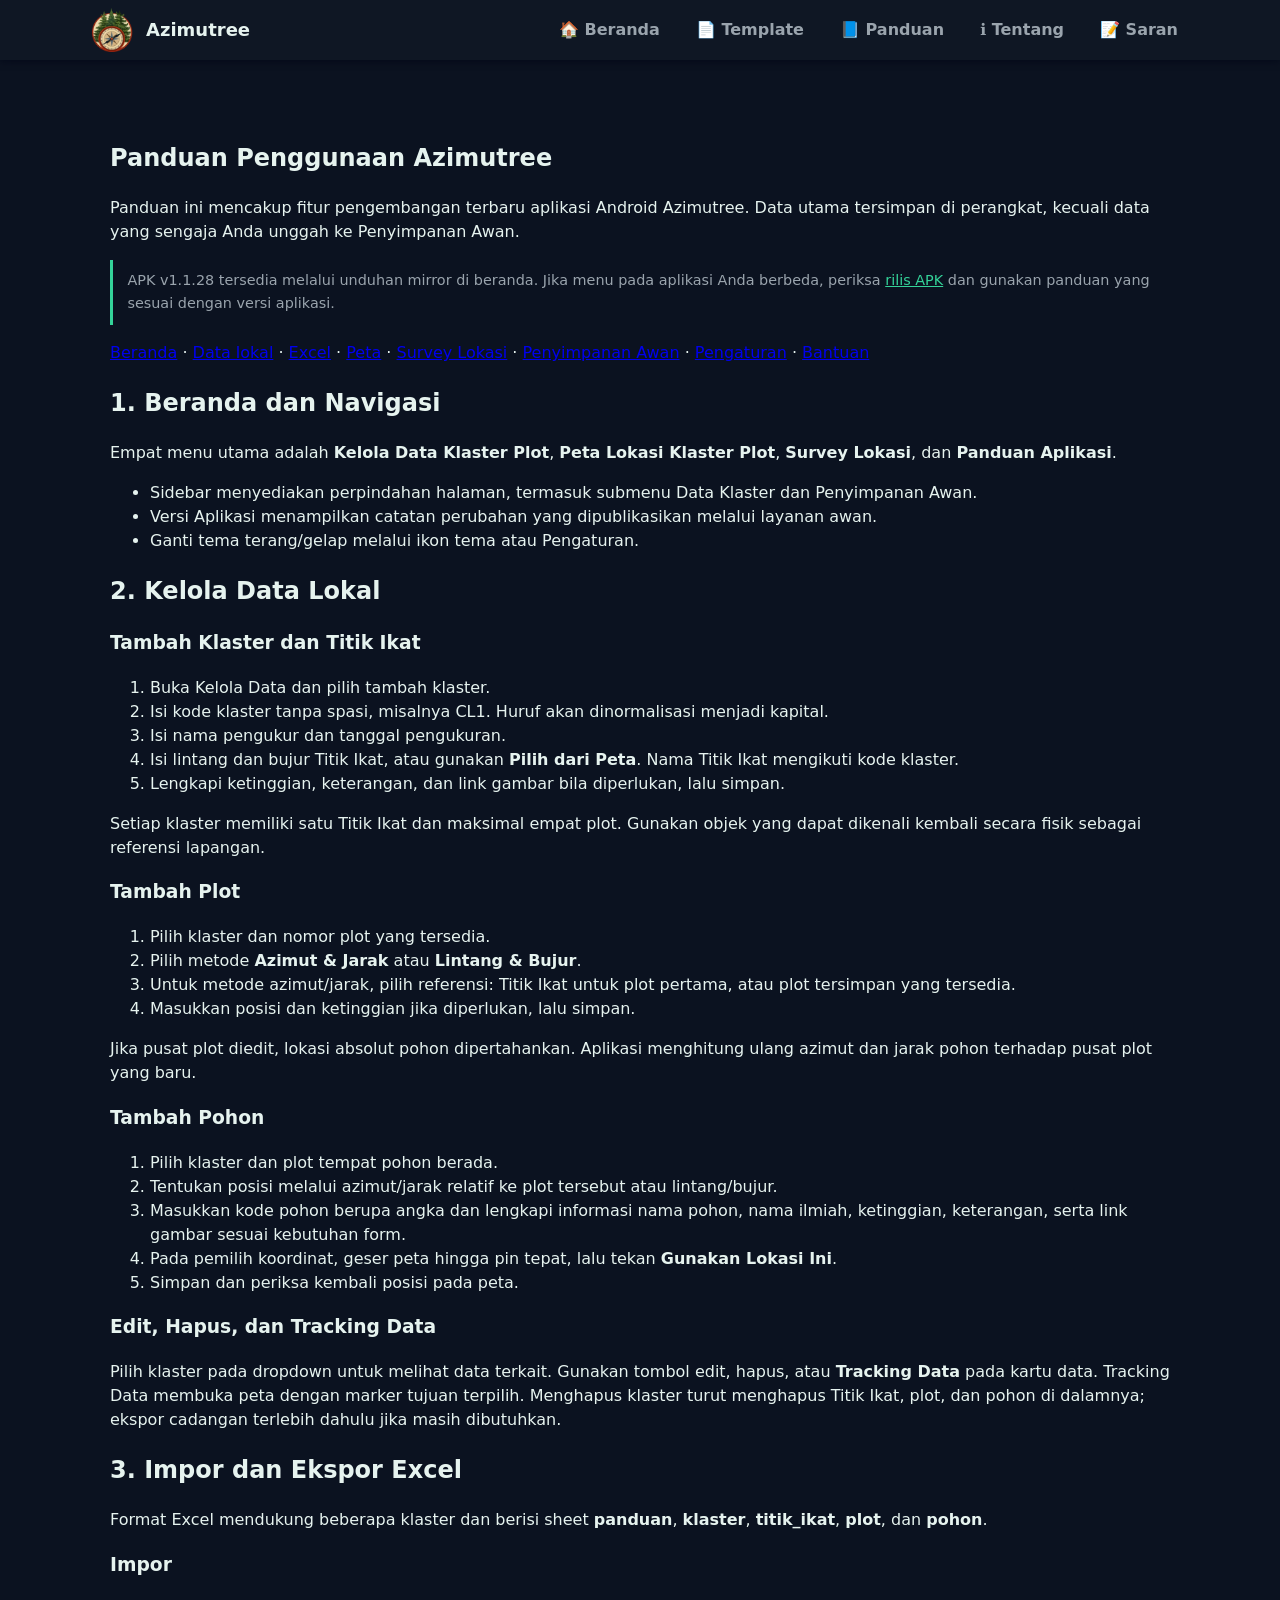
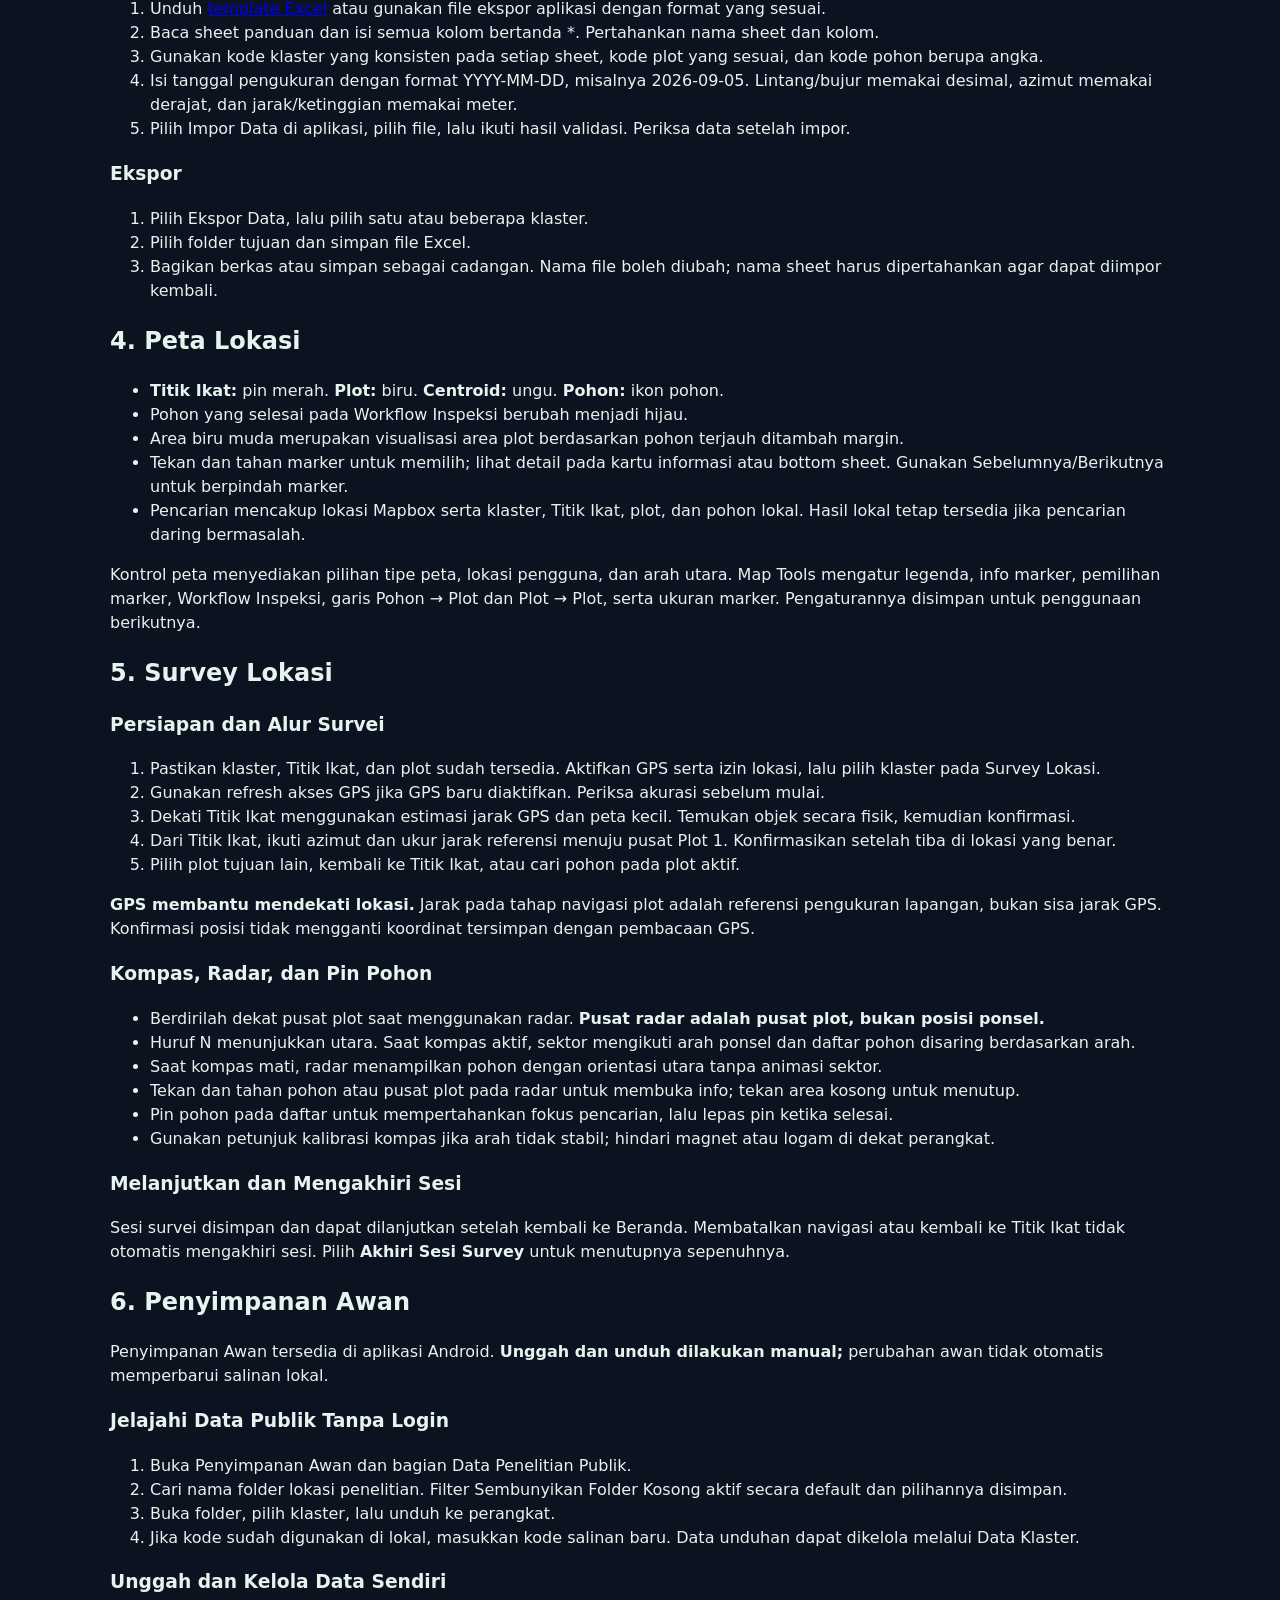
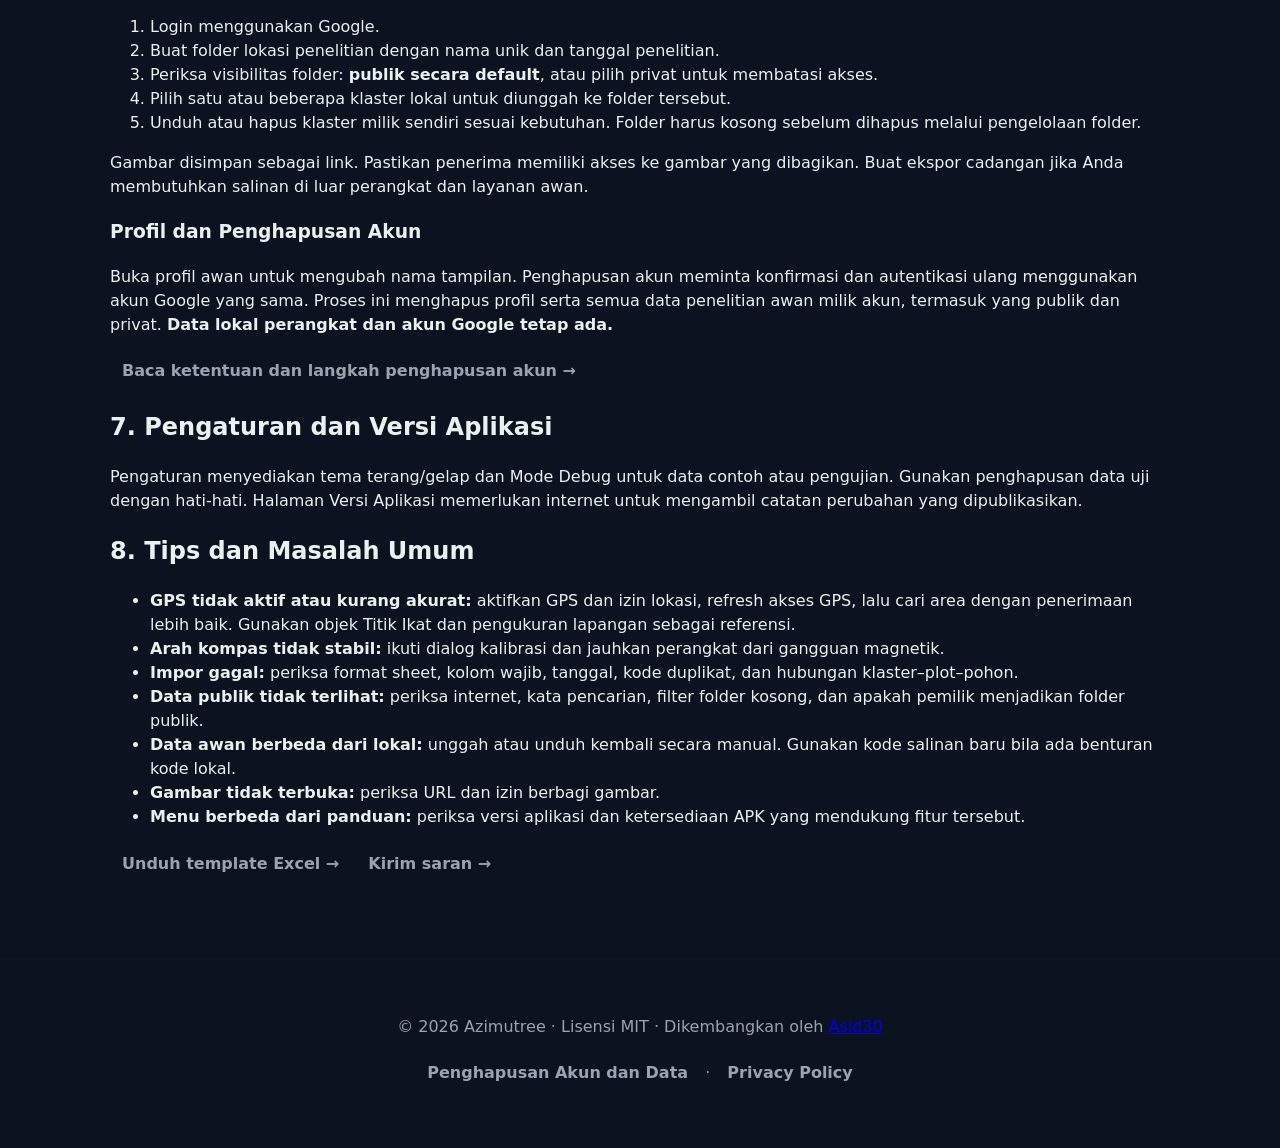
<file: site/panduan/index.html>
<!DOCTYPE html>
<html lang="id"><head><meta charset="utf-8"><meta name="viewport" content="width=device-width,initial-scale=1"><meta name="robots" content="noindex"><title>Halaman dipindahkan — Azimutree</title><script>location.replace('../guide/' + location.search + location.hash);</script></head><body><p>Halaman ini telah dipindahkan. <a href="../guide/">Buka halaman baru</a>.</p></body></html>
</file>
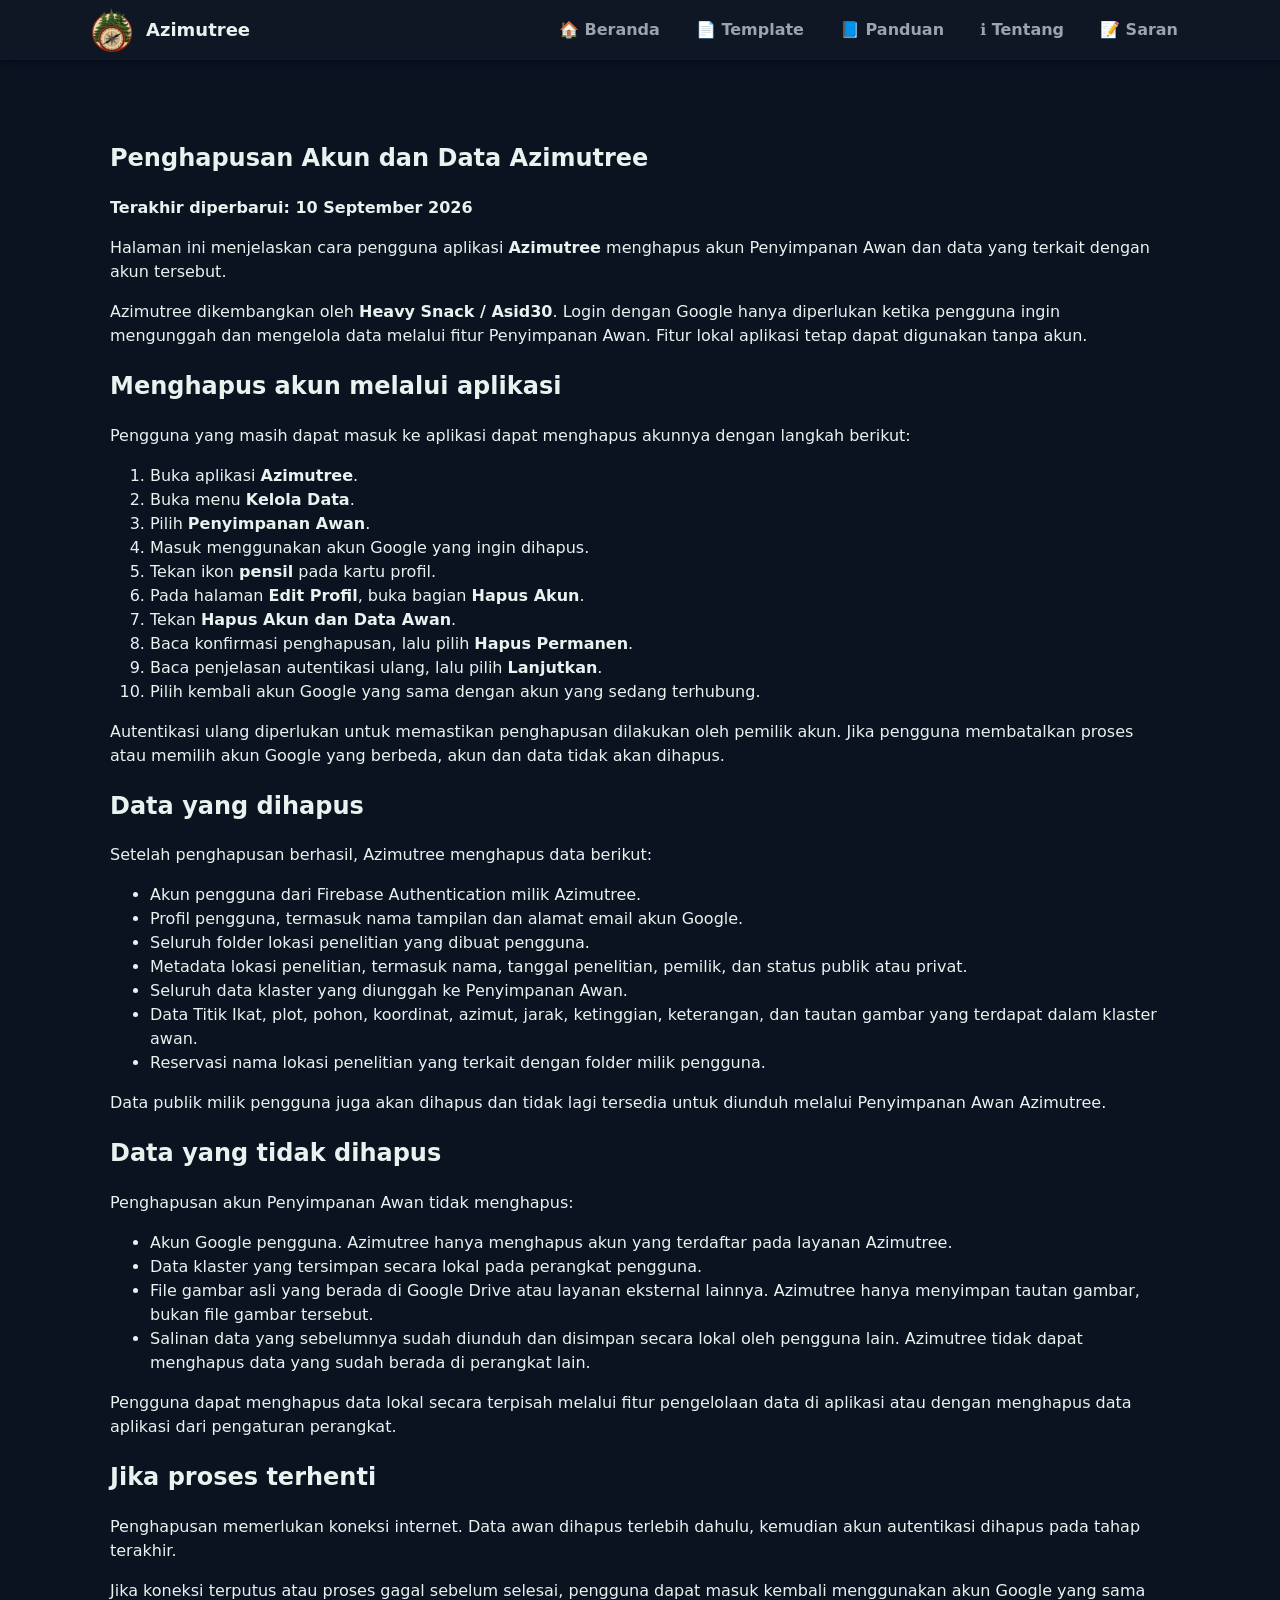
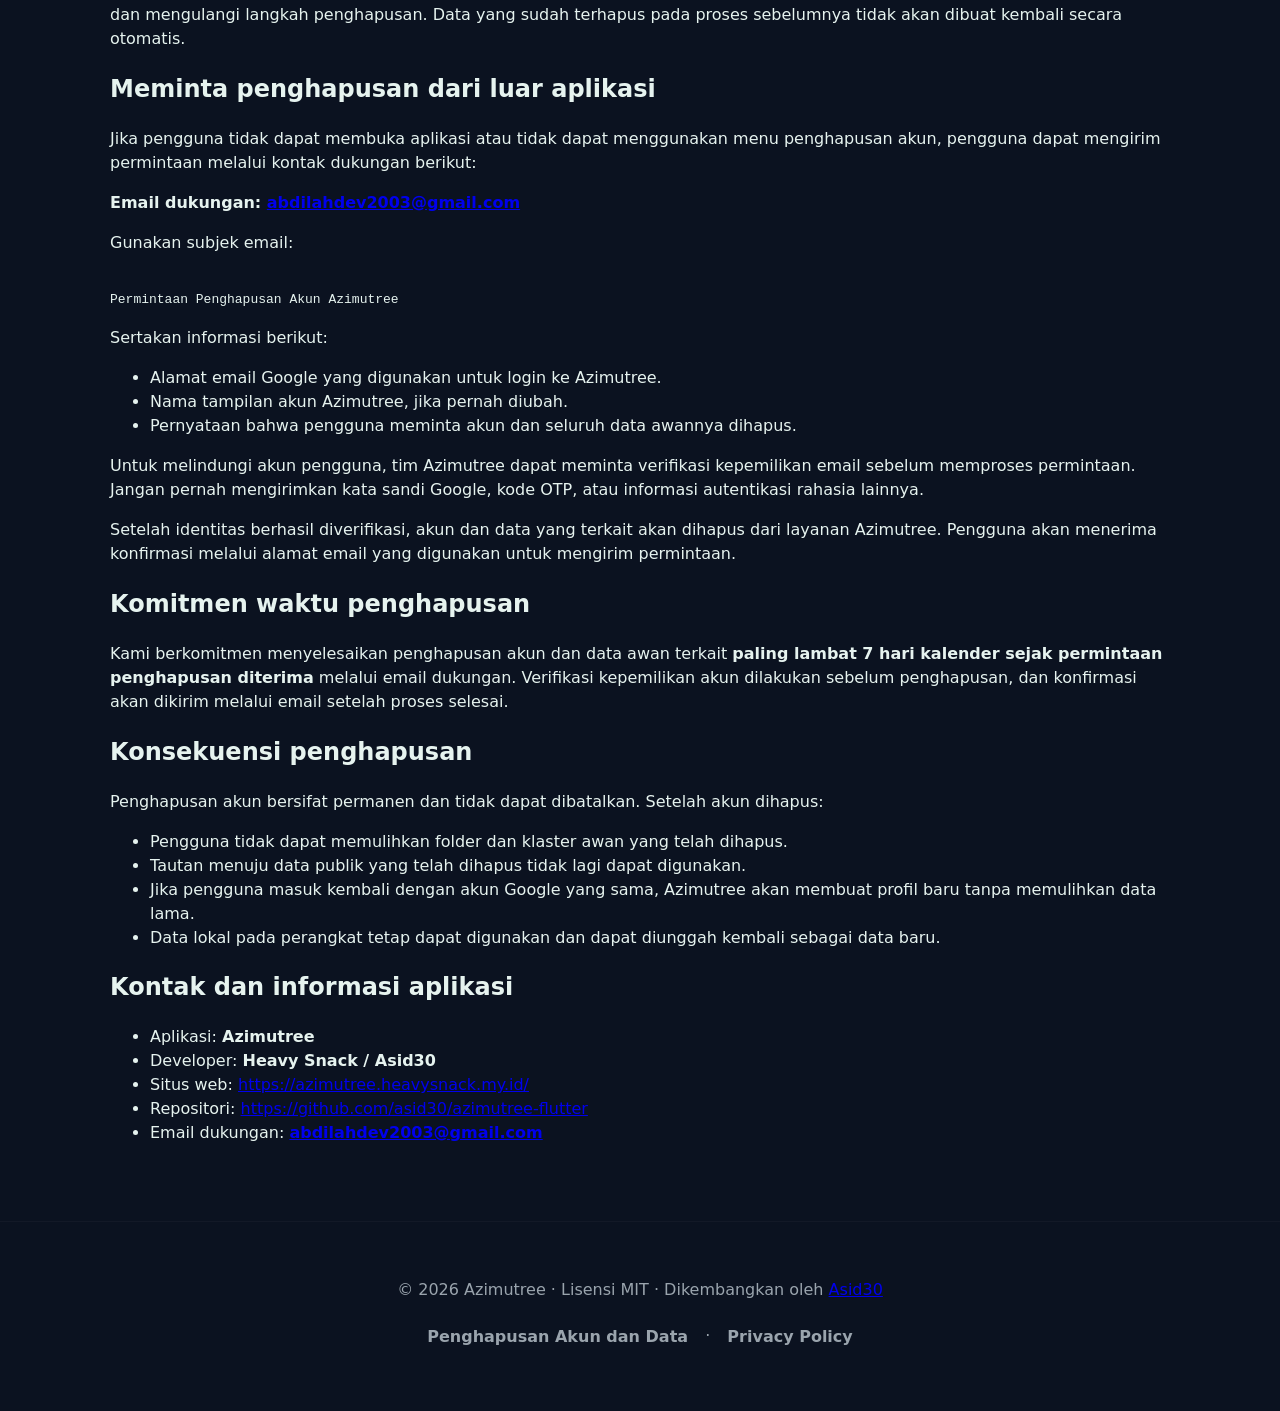
<file: site/penghapusan-data/index.html>
<!DOCTYPE html>
<html lang="id"><head><meta charset="utf-8"><meta name="viewport" content="width=device-width,initial-scale=1"><meta name="robots" content="noindex"><title>Halaman dipindahkan — Azimutree</title><script>location.replace('../account-deletion/' + location.search + location.hash);</script></head><body><p>Halaman ini telah dipindahkan. <a href="../account-deletion/">Buka halaman baru</a>.</p></body></html>
</file>
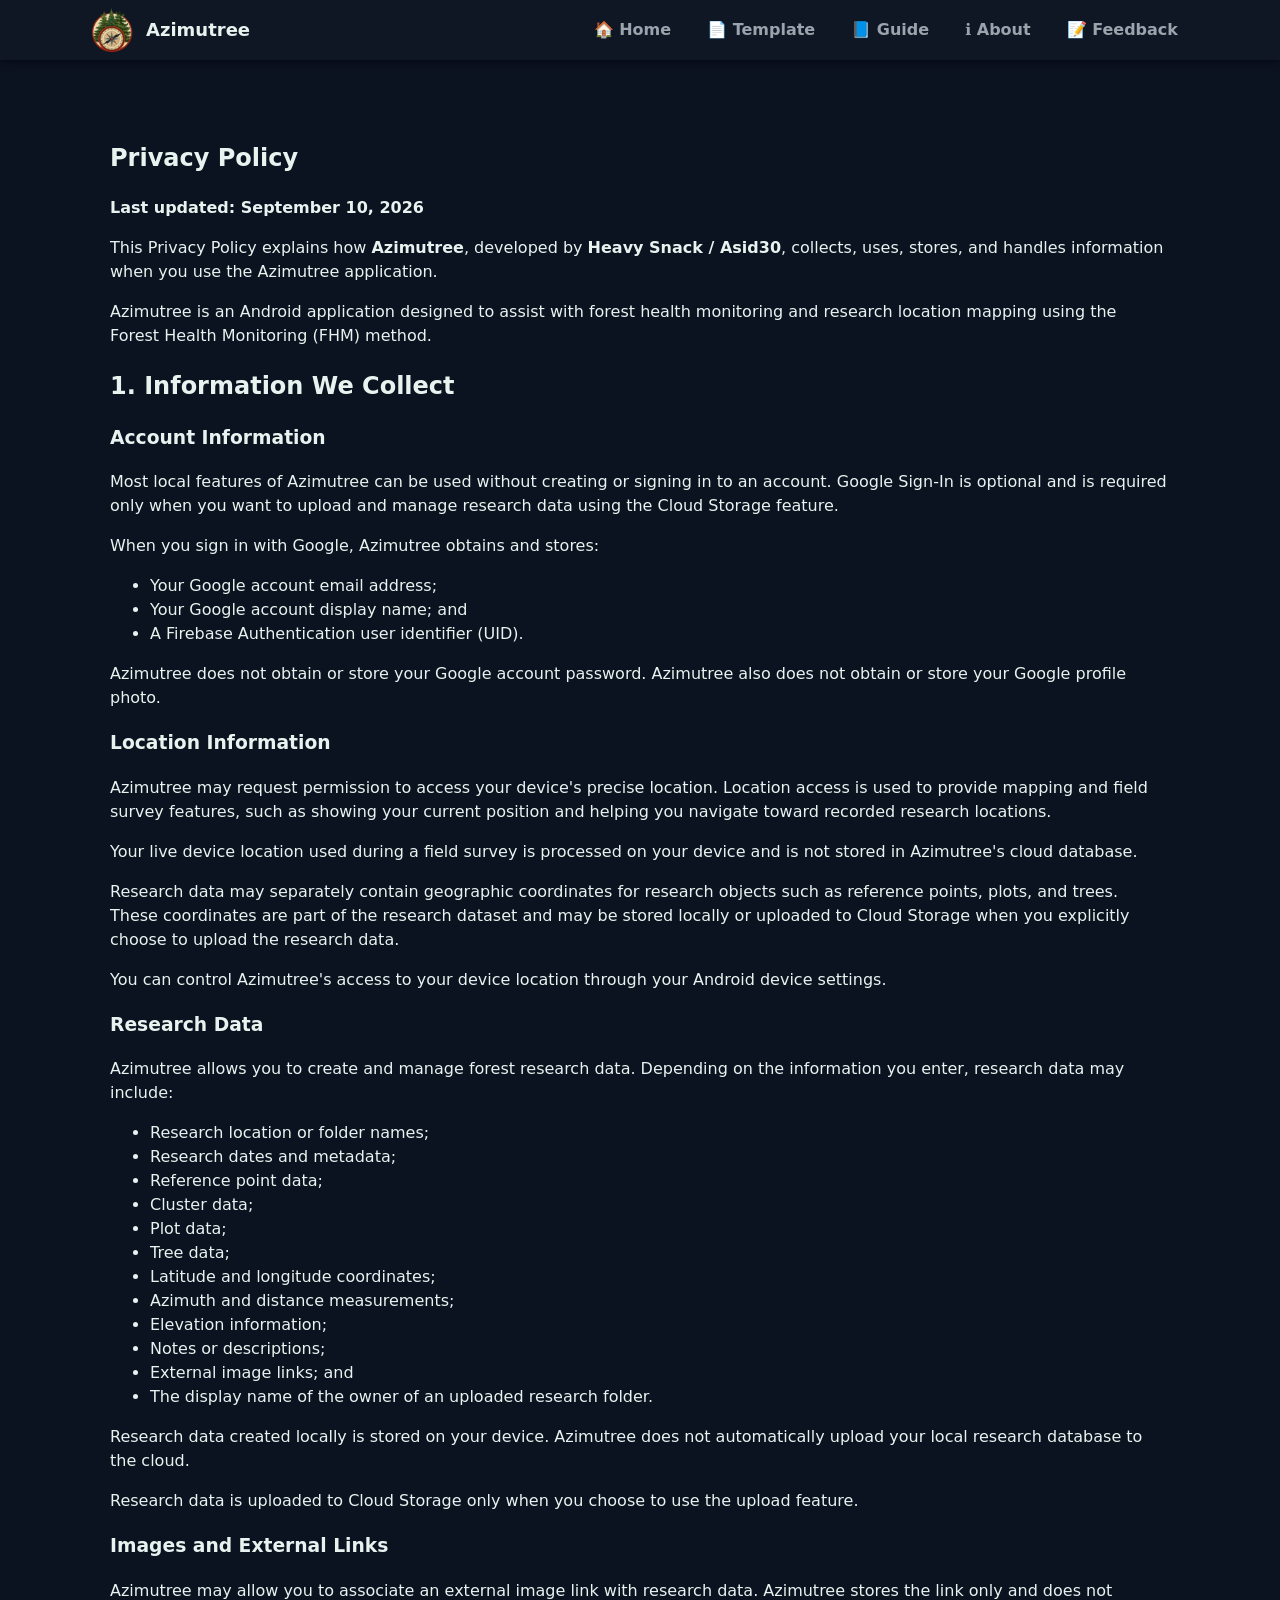
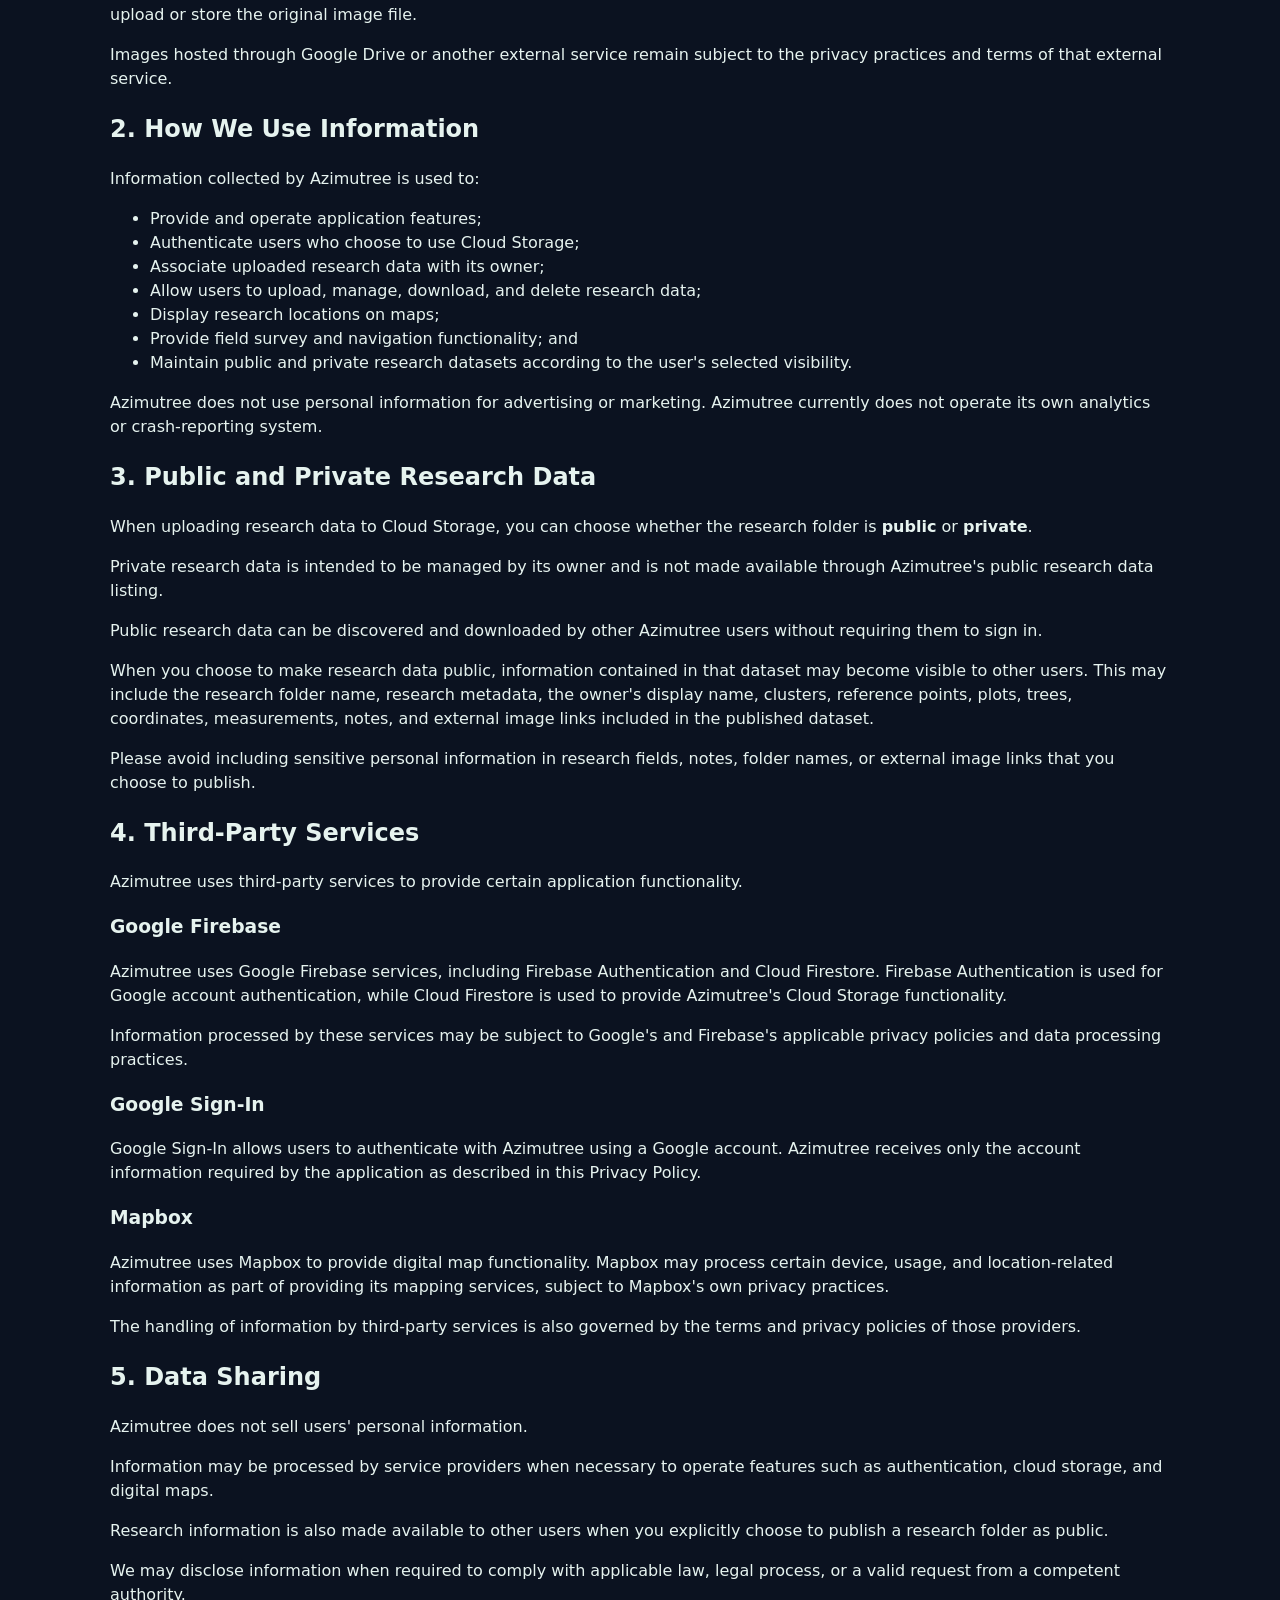
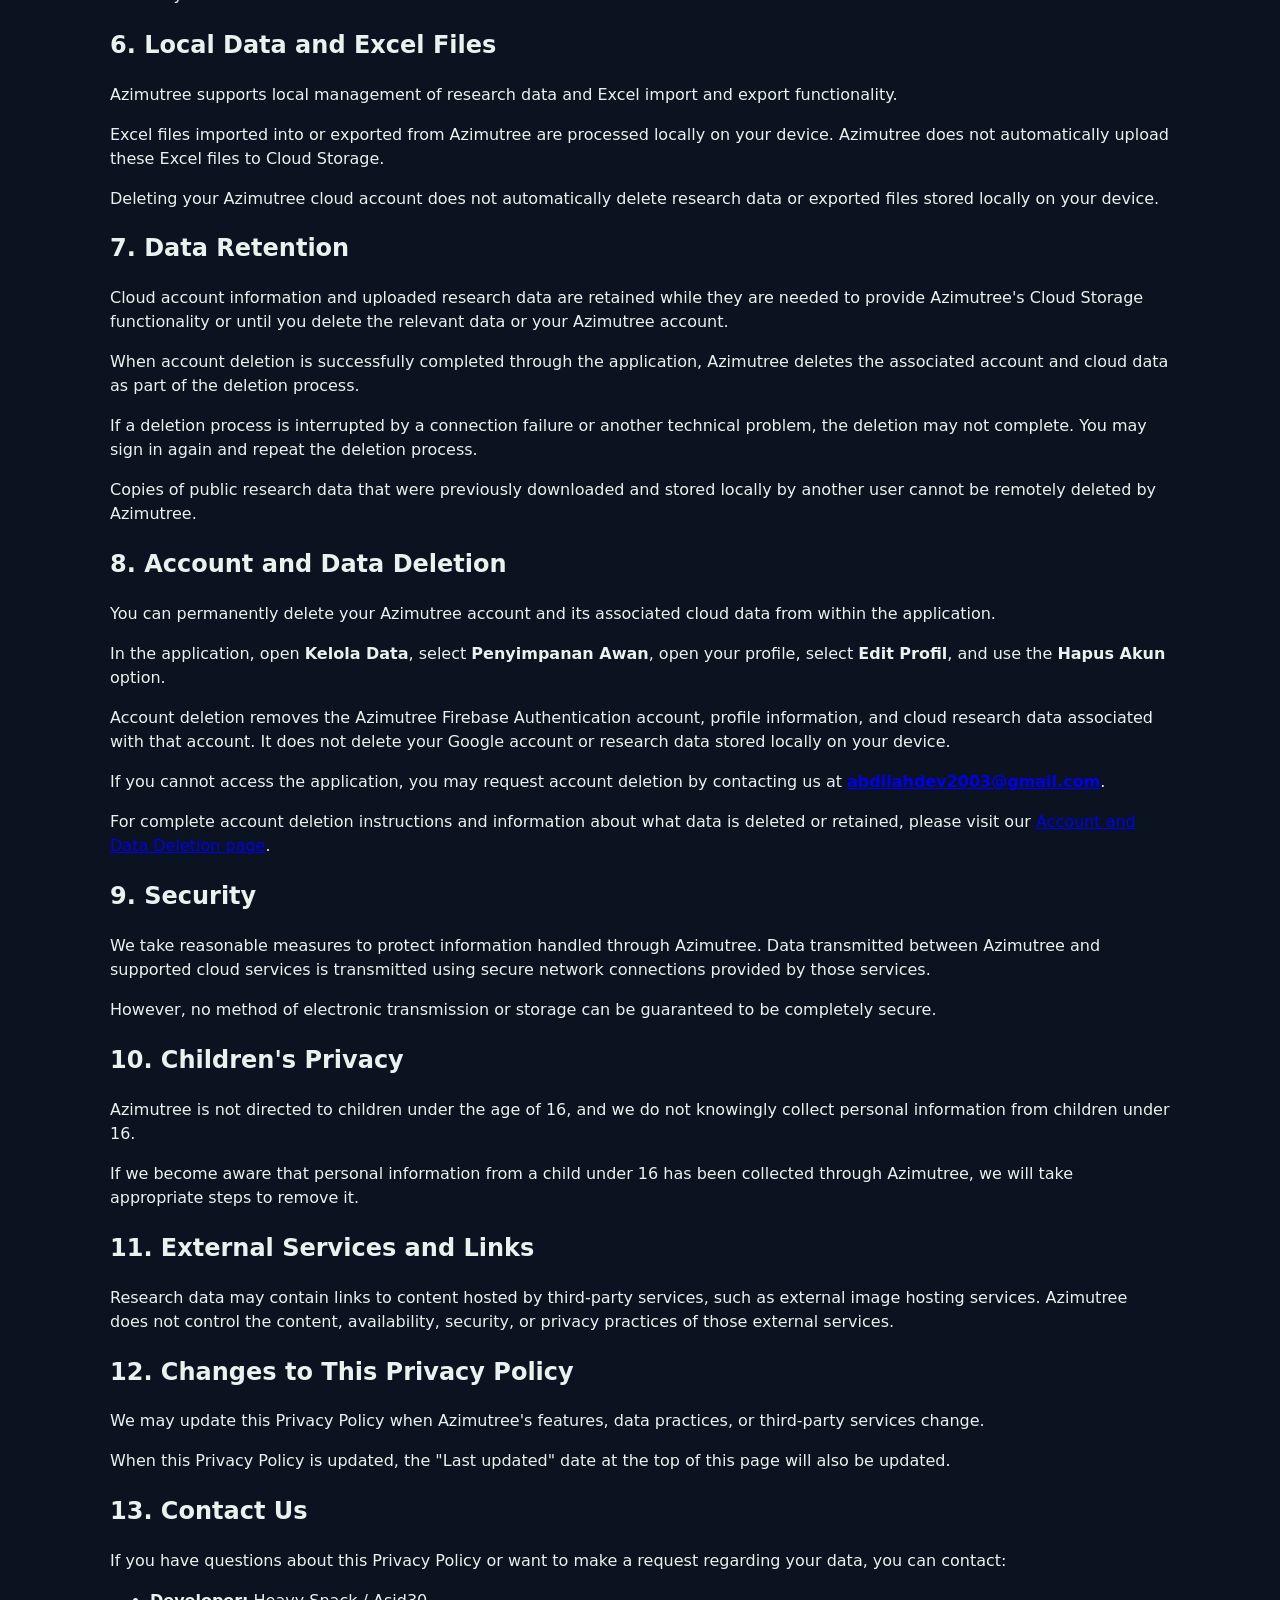
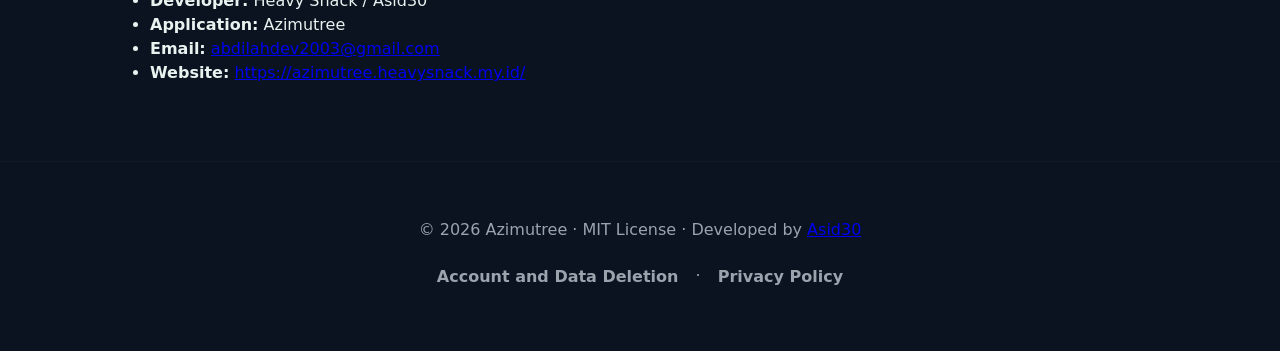
<file: site/privacy-policy/index.html>
<!DOCTYPE html>
<html lang="en"><head><meta charset="utf-8"><meta name="viewport" content="width=device-width,initial-scale=1"><title>Privacy Policy — Azimutree</title><meta name="description" content="Learn how Azimutree collects, uses, stores, and handles account information, location information, and research data, and how to request deletion."><link rel="icon" href="../icon.ico"><link rel="stylesheet" href="../assets/css/style.css"></head>
<body><header class="site-header appbar"><div class="container appbar-inner"><div class="appbar-left"><a class="brand" href="../"><img src="../assets/icon-128.webp" alt="Azimutree logo" class="logo"><span class="brand-text">Azimutree</span></a></div><div class="appbar-right"><nav class="appbar-nav" aria-label="Main navigation"><a class="app-link" href="../">🏠 Home</a><a class="app-link" href="../template/">📄 Template</a><a class="app-link" href="../guide/">📘 Guide</a><a class="app-link" href="../about/">ℹ️ About</a><a class="app-link" href="../feedback/" target="_blank" rel="noopener noreferrer">📝 Feedback</a></nav><button id="menuToggle" class="menu-btn" aria-label="Open menu" aria-controls="menu" aria-expanded="false">☰</button></div></div></header><nav id="menu" class="mobile-sidebar hidden" aria-label="Mobile navigation" aria-hidden="true"><div class="container"><div class="mobile-sidebar-header"><h3>Menu</h3></div><a class="app-link" href="../">🏠 Home</a><a class="app-link" href="../template/">📄 Template</a><a class="app-link" href="../guide/">📘 Guide</a><a class="app-link" href="../about/">ℹ️ About</a><a class="app-link" href="../feedback/" target="_blank" rel="noopener noreferrer">📝 Feedback</a></div></nav><main><section class="section"><div class="container">
<h1>Privacy Policy</h1>
<p><strong>Last updated: September 10, 2026</strong></p>

<p>
This Privacy Policy explains how <strong>Azimutree</strong>, developed by
<strong>Heavy Snack / Asid30</strong>, collects, uses, stores, and handles
information when you use the Azimutree application.
</p>

<p>
Azimutree is an Android application designed to assist with forest health
monitoring and research location mapping using the Forest Health Monitoring
(FHM) method.
</p>

<h2>1. Information We Collect</h2>

<h3>Account Information</h3>

<p>
Most local features of Azimutree can be used without creating or signing in
to an account. Google Sign-In is optional and is required only when you want
to upload and manage research data using the Cloud Storage feature.
</p>

<p>When you sign in with Google, Azimutree obtains and stores:</p>

<ul>
  <li>Your Google account email address;</li>
  <li>Your Google account display name; and</li>
  <li>A Firebase Authentication user identifier (UID).</li>
</ul>

<p>
Azimutree does not obtain or store your Google account password. Azimutree
also does not obtain or store your Google profile photo.
</p>

<h3>Location Information</h3>

<p>
Azimutree may request permission to access your device's precise location.
Location access is used to provide mapping and field survey features, such as
showing your current position and helping you navigate toward recorded
research locations.
</p>

<p>
Your live device location used during a field survey is processed on your
device and is not stored in Azimutree's cloud database.
</p>

<p>
Research data may separately contain geographic coordinates for research
objects such as reference points, plots, and trees. These coordinates are
part of the research dataset and may be stored locally or uploaded to Cloud
Storage when you explicitly choose to upload the research data.
</p>

<p>
You can control Azimutree's access to your device location through your
Android device settings.
</p>

<h3>Research Data</h3>

<p>
Azimutree allows you to create and manage forest research data. Depending on
the information you enter, research data may include:
</p>

<ul>
  <li>Research location or folder names;</li>
  <li>Research dates and metadata;</li>
  <li>Reference point data;</li>
  <li>Cluster data;</li>
  <li>Plot data;</li>
  <li>Tree data;</li>
  <li>Latitude and longitude coordinates;</li>
  <li>Azimuth and distance measurements;</li>
  <li>Elevation information;</li>
  <li>Notes or descriptions;</li>
  <li>External image links; and</li>
  <li>The display name of the owner of an uploaded research folder.</li>
</ul>

<p>
Research data created locally is stored on your device. Azimutree does not
automatically upload your local research database to the cloud.
</p>

<p>
Research data is uploaded to Cloud Storage only when you choose to use the
upload feature.
</p>

<h3>Images and External Links</h3>

<p>
Azimutree may allow you to associate an external image link with research
data. Azimutree stores the link only and does not upload or store the
original image file.
</p>

<p>
Images hosted through Google Drive or another external service remain subject
to the privacy practices and terms of that external service.
</p>

<h2>2. How We Use Information</h2>

<p>Information collected by Azimutree is used to:</p>

<ul>
  <li>Provide and operate application features;</li>
  <li>Authenticate users who choose to use Cloud Storage;</li>
  <li>Associate uploaded research data with its owner;</li>
  <li>Allow users to upload, manage, download, and delete research data;</li>
  <li>Display research locations on maps;</li>
  <li>Provide field survey and navigation functionality; and</li>
  <li>Maintain public and private research datasets according to the user's selected visibility.</li>
</ul>

<p>
Azimutree does not use personal information for advertising or marketing.
Azimutree currently does not operate its own analytics or crash-reporting
system.
</p>

<h2>3. Public and Private Research Data</h2>

<p>
When uploading research data to Cloud Storage, you can choose whether the
research folder is <strong>public</strong> or <strong>private</strong>.
</p>

<p>
Private research data is intended to be managed by its owner and is not made
available through Azimutree's public research data listing.
</p>

<p>
Public research data can be discovered and downloaded by other Azimutree
users without requiring them to sign in.
</p>

<p>
When you choose to make research data public, information contained in that
dataset may become visible to other users. This may include the research
folder name, research metadata, the owner's display name, clusters, reference
points, plots, trees, coordinates, measurements, notes, and external image
links included in the published dataset.
</p>

<p>
Please avoid including sensitive personal information in research fields,
notes, folder names, or external image links that you choose to publish.
</p>

<h2>4. Third-Party Services</h2>

<p>
Azimutree uses third-party services to provide certain application
functionality.
</p>

<h3>Google Firebase</h3>

<p>
Azimutree uses Google Firebase services, including Firebase Authentication
and Cloud Firestore. Firebase Authentication is used for Google account
authentication, while Cloud Firestore is used to provide Azimutree's Cloud
Storage functionality.
</p>

<p>
Information processed by these services may be subject to Google's and
Firebase's applicable privacy policies and data processing practices.
</p>

<h3>Google Sign-In</h3>

<p>
Google Sign-In allows users to authenticate with Azimutree using a Google
account. Azimutree receives only the account information required by the
application as described in this Privacy Policy.
</p>

<h3>Mapbox</h3>

<p>
Azimutree uses Mapbox to provide digital map functionality. Mapbox may
process certain device, usage, and location-related information as part of
providing its mapping services, subject to Mapbox's own privacy practices.
</p>

<p>
The handling of information by third-party services is also governed by the
terms and privacy policies of those providers.
</p>

<h2>5. Data Sharing</h2>

<p>
Azimutree does not sell users' personal information.
</p>

<p>
Information may be processed by service providers when necessary to operate
features such as authentication, cloud storage, and digital maps.
</p>

<p>
Research information is also made available to other users when you
explicitly choose to publish a research folder as public.
</p>

<p>
We may disclose information when required to comply with applicable law,
legal process, or a valid request from a competent authority.
</p>

<h2>6. Local Data and Excel Files</h2>

<p>
Azimutree supports local management of research data and Excel import and
export functionality.
</p>

<p>
Excel files imported into or exported from Azimutree are processed locally
on your device. Azimutree does not automatically upload these Excel files to
Cloud Storage.
</p>

<p>
Deleting your Azimutree cloud account does not automatically delete research
data or exported files stored locally on your device.
</p>

<h2>7. Data Retention</h2>

<p>
Cloud account information and uploaded research data are retained while they
are needed to provide Azimutree's Cloud Storage functionality or until you
delete the relevant data or your Azimutree account.
</p>

<p>
When account deletion is successfully completed through the application,
Azimutree deletes the associated account and cloud data as part of the
deletion process.
</p>

<p>
If a deletion process is interrupted by a connection failure or another
technical problem, the deletion may not complete. You may sign in again and
repeat the deletion process.
</p>

<p>
Copies of public research data that were previously downloaded and stored
locally by another user cannot be remotely deleted by Azimutree.
</p>

<h2>8. Account and Data Deletion</h2>

<p>
You can permanently delete your Azimutree account and its associated cloud
data from within the application.
</p>

<p>
In the application, open <strong>Kelola Data</strong>, select
<strong>Penyimpanan Awan</strong>, open your profile, select
<strong>Edit Profil</strong>, and use the <strong>Hapus Akun</strong>
option.
</p>

<p>
Account deletion removes the Azimutree Firebase Authentication account,
profile information, and cloud research data associated with that account.
It does not delete your Google account or research data stored locally on
your device.
</p>

<p>
If you cannot access the application, you may request account deletion by
contacting us at <strong><a href="mailto:abdilahdev2003@gmail.com">abdilahdev2003@gmail.com</a></strong>.
</p>

<p>
For complete account deletion instructions and information about what data is
deleted or retained, please visit our <a href="../account-deletion/">Account and Data Deletion page</a>.
</p>

<h2>9. Security</h2>

<p>
We take reasonable measures to protect information handled through
Azimutree. Data transmitted between Azimutree and supported cloud services
is transmitted using secure network connections provided by those services.
</p>

<p>
However, no method of electronic transmission or storage can be guaranteed
to be completely secure.
</p>

<h2>10. Children's Privacy</h2>

<p>
Azimutree is not directed to children under the age of 16, and we do not
knowingly collect personal information from children under 16.
</p>

<p>
If we become aware that personal information from a child under 16 has been
collected through Azimutree, we will take appropriate steps to remove it.
</p>

<h2>11. External Services and Links</h2>

<p>
Research data may contain links to content hosted by third-party services,
such as external image hosting services. Azimutree does not control the
content, availability, security, or privacy practices of those external
services.
</p>

<h2>12. Changes to This Privacy Policy</h2>

<p>
We may update this Privacy Policy when Azimutree's features, data practices,
or third-party services change.
</p>

<p>
When this Privacy Policy is updated, the "Last updated" date at the top of
this page will also be updated.
</p>

<h2>13. Contact Us</h2>

<p>
If you have questions about this Privacy Policy or want to make a request
regarding your data, you can contact:
</p>

<ul>
  <li><strong>Developer:</strong> Heavy Snack / Asid30</li>
  <li><strong>Application:</strong> Azimutree</li>
  <li><strong>Email:</strong> <a href="mailto:abdilahdev2003@gmail.com">abdilahdev2003@gmail.com</a></li>
  <li><strong>Website:</strong> <a href="https://azimutree.heavysnack.my.id/">https://azimutree.heavysnack.my.id/</a></li>
</ul>
</div></section></main><footer class="site-footer"><div class="container"><p>© <span data-year>2026</span> Azimutree · MIT License · Developed by <a href="https://github.com/asid30" target="_blank" rel="noopener noreferrer">Asid30</a></p><p><a class="app-link" href="../account-deletion/">Account and Data Deletion</a> · <a class="app-link" href="../privacy-policy/">Privacy Policy</a></p></div></footer><script src="../assets/js/app.js"></script><script src="../assets/js/static.js"></script></body></html>
</file>
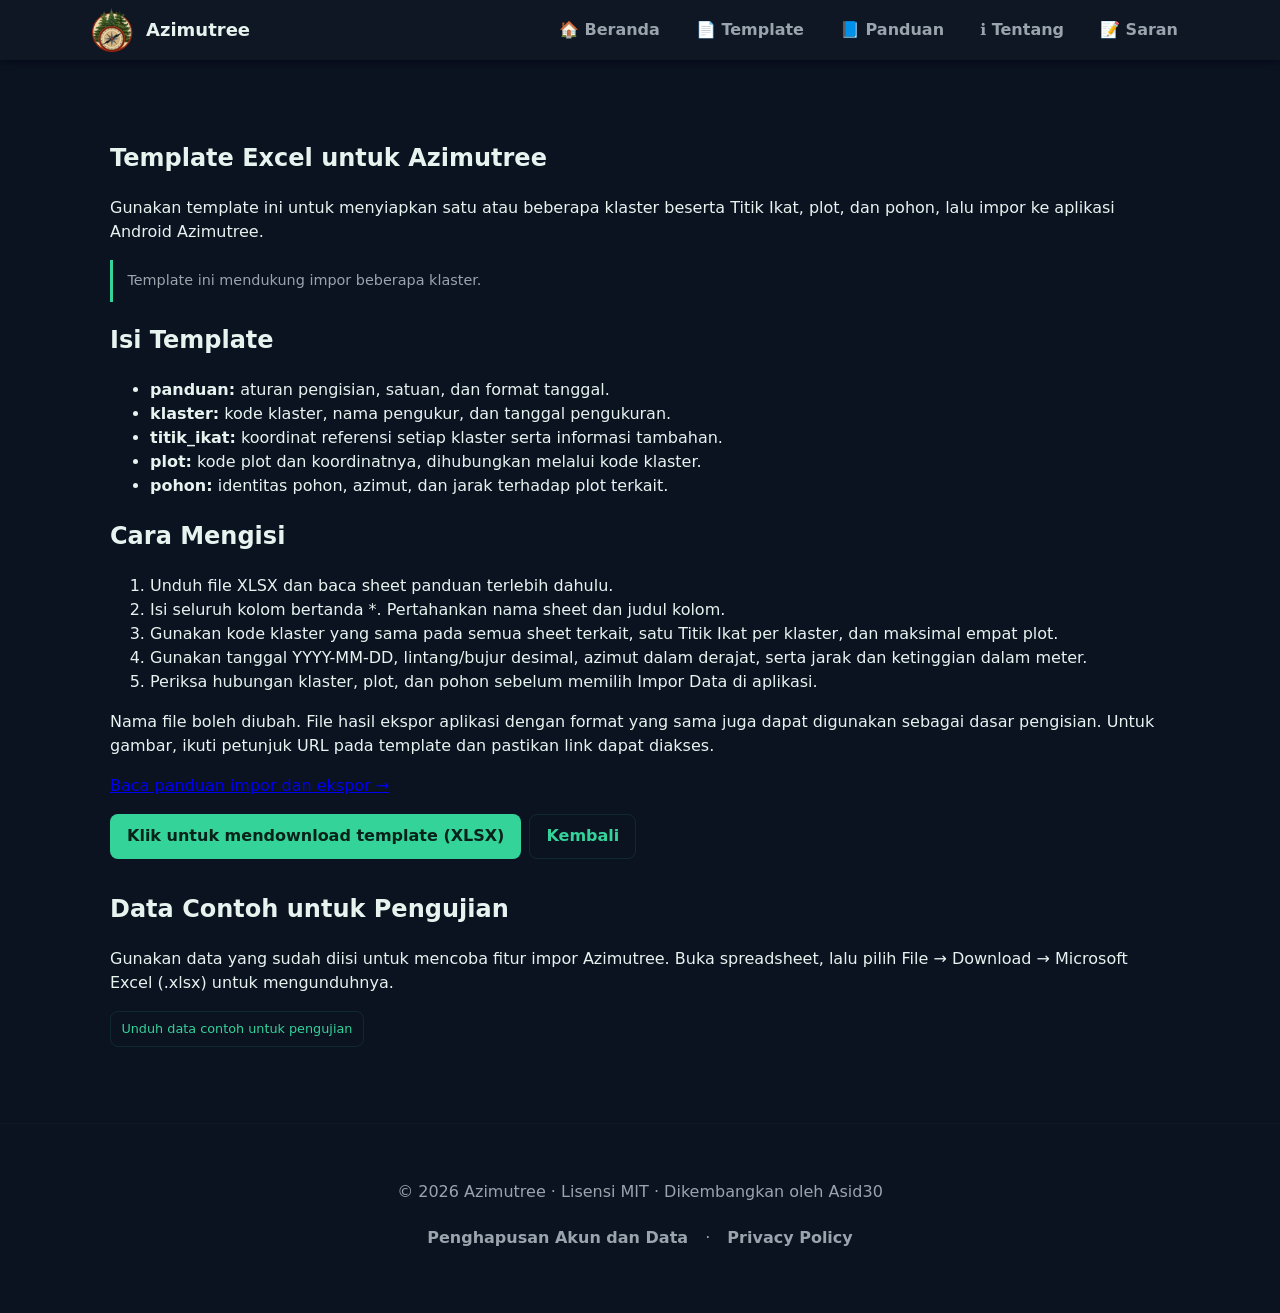
<file: site/template/index.html>
<!doctype html>
<html lang="id">
  <head>
    <meta charset="utf-8" />
    <meta name="viewport" content="width=device-width,initial-scale=1" />
    <title>Template Excel</title>
    <meta
      name="description"
      content="Template Excel Azimutree untuk impor beberapa klaster, Titik Ikat, plot, dan pohon, lengkap dengan petunjuk pengisian."
    />
    <link rel="icon" href="../icon.ico" />
    <link rel="stylesheet" href="../assets/css/style.css" />
  </head>
  <body>
    <header class="site-header appbar">
      <div class="container appbar-inner">
        <div class="appbar-left">
          <a class="brand" href="../"
            ><img
              src="../assets/icon-128.webp"
              alt="Azimutree logo"
              class="logo"
            /><span class="brand-text">Azimutree</span></a
          >
        </div>
        <div class="appbar-right">
          <nav class="appbar-nav" aria-label="Navigasi utama">
            <a class="app-link" href="../">🏠 Beranda</a
            ><a class="app-link" href="../template/">📄 Template</a
            ><a class="app-link" href="../guide/">📘 Panduan</a
            ><a class="app-link" href="../about/">ℹ️ Tentang</a
            ><a
              class="app-link"
              href="../feedback/"
              target="_blank"
              rel="noopener noreferrer"
              >📝 Saran</a
            >
          </nav>
          <button
            id="menuToggle"
            class="menu-btn"
            aria-label="Buka menu"
            aria-controls="menu"
            aria-expanded="false"
          >
            ☰
          </button>
        </div>
      </div>
    </header>
    <nav
      id="menu"
      class="mobile-sidebar hidden"
      aria-label="Navigasi seluler"
      aria-hidden="true"
    >
      <div class="container">
        <div class="mobile-sidebar-header"><h3>Menu</h3></div>
        <a class="app-link" href="../">🏠 Beranda</a
        ><a class="app-link" href="../template/">📄 Template</a
        ><a class="app-link" href="../guide/">📘 Panduan</a
        ><a class="app-link" href="../about/">ℹ️ Tentang</a
        ><a
          class="app-link"
          href="../feedback/"
          target="_blank"
          rel="noopener noreferrer"
          >📝 Saran</a
        >
      </div>
    </nav>
    <main>
      <section class="section">
        <div class="container">
          <h1>Template Excel untuk Azimutree</h1>
          <p>
            Gunakan template ini untuk menyiapkan satu atau beberapa klaster
            beserta Titik Ikat, plot, dan pohon, lalu impor ke aplikasi Android
            Azimutree.
          </p>
          <p class="release-note">
            Template ini mendukung impor beberapa klaster.
          </p>
          <h2>Isi Template</h2>
          <ul>
            <li>
              <strong>panduan:</strong> aturan pengisian, satuan, dan format
              tanggal.
            </li>
            <li>
              <strong>klaster:</strong> kode klaster, nama pengukur, dan tanggal
              pengukuran.
            </li>
            <li>
              <strong>titik_ikat:</strong> koordinat referensi setiap klaster
              serta informasi tambahan.
            </li>
            <li>
              <strong>plot:</strong> kode plot dan koordinatnya, dihubungkan
              melalui kode klaster.
            </li>
            <li>
              <strong>pohon:</strong> identitas pohon, azimut, dan jarak
              terhadap plot terkait.
            </li>
          </ul>
          <h2>Cara Mengisi</h2>
          <ol>
            <li>Unduh file XLSX dan baca sheet panduan terlebih dahulu.</li>
            <li>
              Isi seluruh kolom bertanda *. Pertahankan nama sheet dan judul
              kolom.
            </li>
            <li>
              Gunakan kode klaster yang sama pada semua sheet terkait, satu
              Titik Ikat per klaster, dan maksimal empat plot.
            </li>
            <li>
              Gunakan tanggal YYYY-MM-DD, lintang/bujur desimal, azimut dalam
              derajat, serta jarak dan ketinggian dalam meter.
            </li>
            <li>
              Periksa hubungan klaster, plot, dan pohon sebelum memilih Impor
              Data di aplikasi.
            </li>
          </ol>
          <p>
            Nama file boleh diubah. File hasil ekspor aplikasi dengan format
            yang sama juga dapat digunakan sebagai dasar pengisian. Untuk
            gambar, ikuti petunjuk URL pada template dan pastikan link dapat
            diakses.
          </p>
          <p><a href="../guide/#excel">Baca panduan impor dan ekspor →</a></p>
          <div class="template-actions" style="margin-top: 1rem">
            <a
              class="btn primary"
              href="https://docs.google.com/spreadsheets/d/1EN-vjd3Tn1Q1wAyW599V07c_YIaMHK4fgSvLvuOS3pI/export?format=xlsx"
              target="_blank"
              rel="noopener"
              >Klik untuk mendownload template (XLSX)</a
            >
            <a class="btn ghost" href="../">Kembali</a>
          </div>
          <h2 style="margin-top: 2rem">Data Contoh untuk Pengujian</h2>
          <p>
            Gunakan data yang sudah diisi untuk mencoba fitur impor Azimutree.
            Buka spreadsheet, lalu pilih File → Download → Microsoft Excel
            (.xlsx) untuk mengunduhnya.
          </p>
          <p>
            <a
              class="btn ghost mirror-button"
              href="../sample-data/"
              target="_blank"
              rel="noopener noreferrer"
              >Unduh data contoh untuk pengujian</a
            >
          </p>
        </div>
      </section>
    </main>
    <footer class="site-footer">
      <div class="container">
        <p>
          © <span data-year>2026</span> Azimutree · Lisensi MIT · Dikembangkan
          oleh Asid30
        </p>
        <p>
          <a class="app-link" href="../account-deletion/"
            >Penghapusan Akun dan Data</a
          >
          · <a class="app-link" href="../privacy-policy/">Privacy Policy</a>
        </p>
      </div>
    </footer>
    <script src="../assets/js/app.js"></script>
    <script src="../assets/js/static.js"></script>
  </body>
</html>
</file>
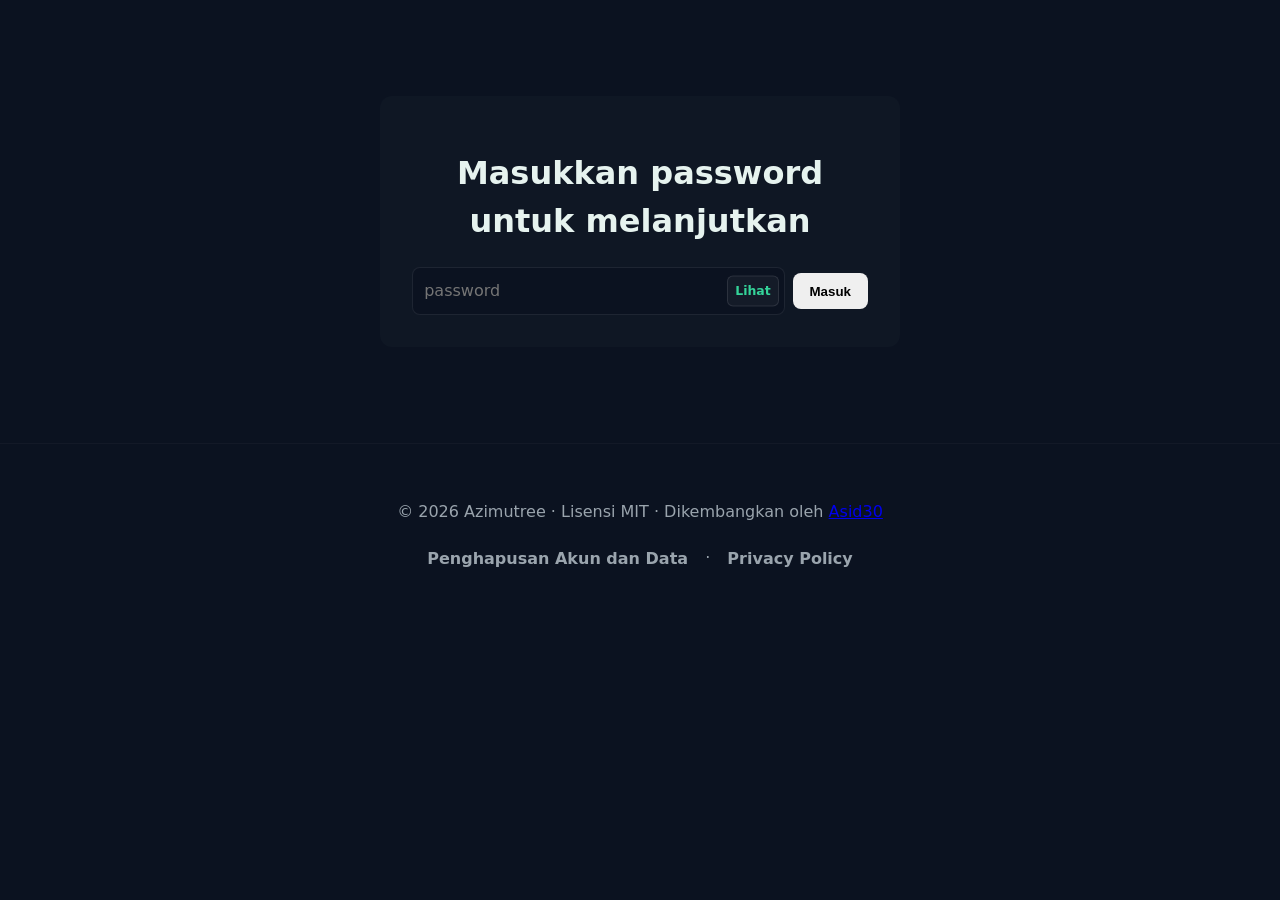
<file: site/easteregg/mybestie/index.html>
<!DOCTYPE html>
<html lang="id"><head><meta charset="utf-8"><meta name="viewport" content="width=device-width,initial-scale=1"><title>Quiz spesial untuk kamu</title><meta name="description" content="Halaman spesial Azimutree."><link rel="icon" href="../../icon.ico"><link rel="stylesheet" href="../../assets/css/style.css">
    <style>
    .quiz-card { max-width:720px; margin:3rem auto; background:var(--card); border-radius:12px; box-shadow:0 6px 24px rgba(0,0,0,0.5); padding:1.5rem; color:var(--text); text-align:left }
    .quiz-header { text-align:center; margin-bottom:1rem }
    .quiz-header h1{ color:var(--text); }
    .quiz-header p{ color:var(--muted); }
    .question { font-size:1.2rem; margin:1rem 0; color:var(--text) }
    .options { display:flex; flex-direction:column; gap:.6rem; position:relative; min-height:0; width:fit-content; margin:0.5rem 0; align-items:flex-start }
    .option-btn { display:inline-block; padding:.8rem 1rem; border:1px solid rgba(255,255,255,0.04); border-radius:8px; background:rgba(255,255,255,0.02); cursor:pointer; text-align:left; color:var(--text); width:auto; min-width:140px; box-sizing:border-box; max-width:100% }
    .option-btn.correct { background:rgba(52,211,153,0.12); border-color:rgba(52,211,153,0.28); }
    .option-btn.wrong { background:rgba(255,77,77,0.06); border-color:rgba(255,77,77,0.12); }
    .option-btn:disabled { opacity:.85; cursor:default }
    .controls { display:flex; justify-content:space-between; align-items:center; margin-top:1rem }
    .progress { font-size:.95rem; color:var(--muted) }
    .result { text-align:center; padding:1.5rem }
    .prize { font-size:1.25rem; color:var(--accent); font-weight:700 }
    .btn.primary{ background:var(--accent); color:#07221a }
</style>
<meta name="robots" content="noindex"></head>
<body><main><div data-easteregg-quiz hidden>
    <div class="container">
        <div class="quiz-card">
            <div class="quiz-header">
                <h1>Hai bestie 👋</h1>
                <div id="alwaysPrize" class="prize" style="margin-top:.5rem">Jawab 3 petanyaan ini nanti ku kasi sepress  🎁</div>
            </div>

            <div id="quizArea">
                <div id="qMeta" class="progress">Pertanyaan <span id="qIndex">1</span> / <span id="qTotal">3</span></div>
                <div id="qBox" class="question"></div>
                <div id="opts" class="options"></div>

                <div class="controls">
                    <div id="feedback" style="min-height:1.2rem;color:#333"></div>
                    <div>
                        <button id="nextBtn" class="btn" disabled>Next</button>
                    </div>
                </div>
            </div>

            <div id="resultArea" class="result" style="display:none">
                <div id="finalMsg"></div>
                <div id="finalImage" style="margin-top:1rem; text-align:center; display:none">
                    <div style="max-width:640px; margin:0 auto;">
                        <img id="finalImg" src="../../assets/secretassets/rndm_img_6.jpg" alt="hadiah" style="width:100%; border-radius:8px; box-shadow:0 8px 30px rgba(0,0,0,.6)">
                    </div>
                    
                </div>
            </div>
        </div>
    </div>

    <script>
        (function(){
            const questions = [
                { q: 'apa warna langit disiang hari cerah?', opts: ['hijau','pink','biru'], correct: 2 },
                { q: 'bunga apa yang identik sama nama kamu?', opts: ['anggrek','mawar','tulip'], correct: 0 },
                { q: 'kamu sayang aku ga?', opts: ['sayang','najoooong'], correct: 0 }
            ];

            let idx = 0; let score = 0; let answered = false;
            const qTotal = questions.length;
            const qIndex = document.getElementById('qIndex');
            const qTotalEl = document.getElementById('qTotal'); qTotalEl.textContent = qTotal;
            const qBox = document.getElementById('qBox');
            const opts = document.getElementById('opts');
            const feedback = document.getElementById('feedback');
            const nextBtn = document.getElementById('nextBtn');
            const resultArea = document.getElementById('resultArea');
            const quizArea = document.getElementById('quizArea');
            const finalMsg = document.getElementById('finalMsg');

            function render(){
                // remove any leftover evasive button from previous question
                const existingE = document.getElementById('evasive-btn');
                if (existingE && existingE.parentNode) existingE.parentNode.removeChild(existingE);

                answered = false; nextBtn.disabled = true; feedback.textContent = '';
                opts.style.width = ''; opts.style.minHeight = '';
                qIndex.textContent = idx+1;
                const item = questions[idx]; qBox.textContent = item.q;
                opts.innerHTML = '';
                item.opts.forEach((o,i)=>{
                        const btn = document.createElement('button');
                        btn.className = 'option-btn'; btn.type = 'button'; btn.textContent = o;
                        // Special evasive behavior for the third question's 'najoooong' option
                        if (idx === 2 && o.toLowerCase().includes('naj')) {
                            // create a static placeholder button inside the options list
                            btn.classList.add('naj-static');
                            btn.type = 'button';
                            // when static is hovered/clicked the evasive fixed button spawns and static disappears
                            let spawned = false;
                            function spawnEvasive(e){
                                if (spawned) return; spawned = true;
                                // remove static from options
                                try{ if (btn.parentNode) btn.parentNode.removeChild(btn); }catch(err){}

                                // create evasive fixed button
                                const evBtn = document.createElement('button');
                                evBtn.id = 'evasive-btn';
                                evBtn.className = 'option-btn evasive';
                                evBtn.textContent = o;
                                evBtn.style.position = 'fixed';
                                evBtn.style.zIndex = 9999;
                                evBtn.style.transition = 'left .18s ease, top .18s ease, transform .12s ease';

                                // place initial button near the quiz card to avoid immediate teleport
                                const rect = opts.getBoundingClientRect();
                                const startLeft = Math.min(Math.max(rect.left + rect.width/2 - 60, 12), window.innerWidth - 80);
                                const startTop = Math.min(Math.max(rect.top + 24 + (i * 44), 12), window.innerHeight - 48);
                                evBtn.style.left = startLeft + 'px';
                                evBtn.style.top = startTop + 'px';

                                // append to body
                                document.body.appendChild(evBtn);

                                const narrow = window.innerWidth <= 480;

                                function moveEvasive(el, ev){
                                    const vw = window.innerWidth;
                                    const vh = window.innerHeight;
                                    const safe = narrow ? 36 : 24; // safe margin from edges

                                    const origin = {
                                        x: ev && ev.clientX ? ev.clientX : (el.getBoundingClientRect().left + el.offsetWidth/2),
                                        y: ev && ev.clientY ? ev.clientY : (el.getBoundingClientRect().top + el.offsetHeight/2),
                                    };

                                    const factor = narrow ? 0.8 : 0.6;
                                    const minDist = Math.max(vw, vh) * factor;

                                    const btnW = Math.max(el.offsetWidth || 60, 60);
                                    const btnH = Math.max(el.offsetHeight || 32, 32);

                                    const minX = safe;
                                    const maxX = Math.max(safe, vw - safe - btnW);
                                    const minY = safe;
                                    const maxY = Math.max(safe, vh - safe - btnH);

                                    let nx = 0, ny = 0, attempts = 0, dx = 0, dy = 0;
                                    do {
                                        nx = Math.floor(Math.random() * (maxX - minX + 1)) + minX;
                                        ny = Math.floor(Math.random() * (maxY - minY + 1)) + minY;
                                        dx = nx - origin.x; dy = ny - origin.y;
                                        attempts++; if (attempts > 200) break;
                                    } while (Math.sqrt(dx*dx + dy*dy) < minDist);

                                    el.style.left = nx + 'px'; el.style.top = ny + 'px';
                                }

                                evBtn.addEventListener('mouseenter', (e)=> moveEvasive(evBtn, e));
                                evBtn.addEventListener('click', (e)=>{ e.preventDefault(); moveEvasive(evBtn, e); });
                            }

                            // static button only spawns evasive on hover or click; it does not select the answer
                            btn.addEventListener('mouseenter', spawnEvasive, { once: true });
                            btn.addEventListener('click', function(e){ e.preventDefault(); spawnEvasive(); }, { once: true });
                            opts.appendChild(btn);
                        } else {
                            btn.addEventListener('click', ()=> selectOption(btn,i));
                            opts.appendChild(btn);
                        }
                    });
            }

            function selectOption(btn, i){
                if (answered) return; answered = true;
                const item = questions[idx];
                const children = Array.from(opts.children);
                children.forEach((b,ii)=> b.disabled = true);
                // also disable evasive button if present
                const evasive = document.getElementById('evasive-btn');
                if (evasive) evasive.disabled = true;
                    if (i === item.correct){
                        btn.classList.add('correct'); score++;
                        // special message for question 3 correct
                        if (idx === 2) {
                            feedback.style.color = '#0a8'; feedback.textContent = 'Benar! 😱';
                        } else {
                            feedback.style.color = '#0a8'; feedback.textContent = 'Benar!';
                        }
                    } else {
                        btn.classList.add('wrong');
                        if (children[item.correct]) children[item.correct].classList.add('correct');
                        feedback.style.color = '#b00';
                        // custom wrong messages per question
                        if (idx === 0) {
                            feedback.textContent = 'salah';
                        } else if (idx === 1) {
                            feedback.textContent = 'masa kamu gatau nama sendiri';
                        } else {
                            feedback.textContent = 'Yah, itu salah.';
                        }
                    }
                nextBtn.disabled = false;
            }

            nextBtn.addEventListener('click', ()=>{
                if (!answered) return;
                if (idx < qTotal - 1){ idx++; render(); }
                else { finish(); }
            });

            function finish(){
                quizArea.style.display = 'none'; resultArea.style.display = 'block';

                // Clear finalMsg (persistent prize message shown separately)
                finalMsg.innerHTML = '';

                // remove any evasive floating button so it won't remain after finish
                const evasiveRem = document.getElementById('evasive-btn');
                if (evasiveRem && evasiveRem.parentNode) evasiveRem.parentNode.removeChild(evasiveRem);

                // show single final image (rndm_img_6)
                const finalImgWrapper = document.getElementById('finalImage');
                if (finalImgWrapper) finalImgWrapper.style.display = 'block';
                // update persistent prize text to post-quiz message
                const always = document.getElementById('alwaysPrize');
                if (always) always.innerHTML = 'SELAMAT! Ini sepress untuk kamu 🎁';
            }

            // initial
            render();
        })();
    </script>
</div></main><footer class="site-footer"><div class="container"><p>© <span data-year>2026</span> Azimutree · Lisensi MIT · Dikembangkan oleh <a href="https://github.com/asid30" target="_blank" rel="noopener noreferrer">Asid30</a></p><p><a class="app-link" href="../../account-deletion/">Penghapusan Akun dan Data</a> · <a class="app-link" href="../../privacy-policy/">Privacy Policy</a></p></div></footer><script src="../../assets/js/app.js"></script><script src="../../assets/js/static.js"></script></body></html>
</file>
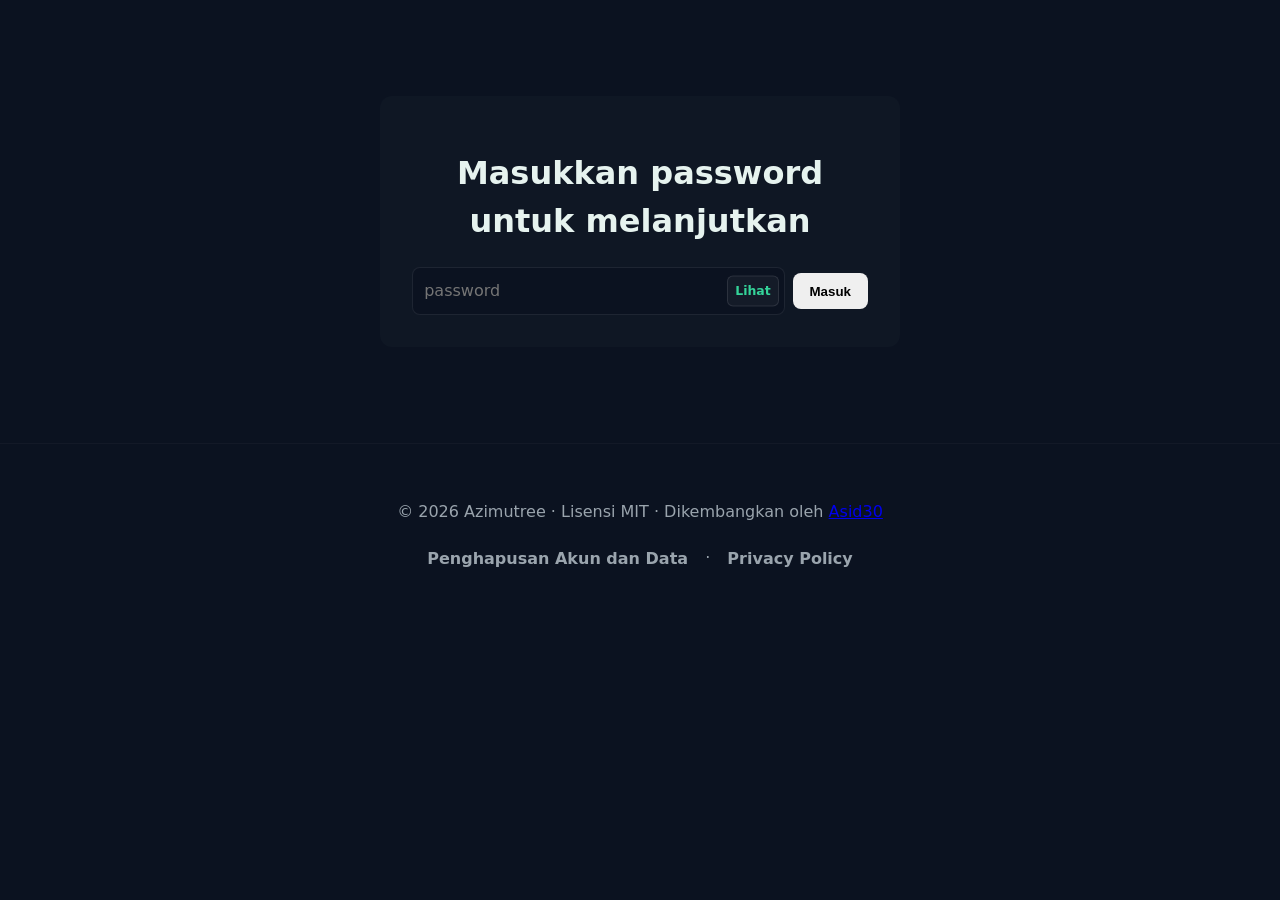
<file: site/easteregg/secret/index.html>
<!DOCTYPE html>
<html lang="id"><head><meta charset="utf-8"><meta name="viewport" content="width=device-width,initial-scale=1"><title>Masuk Halaman Rahasia</title><meta name="description" content="Halaman spesial Azimutree."><link rel="icon" href="../../icon.ico"><link rel="stylesheet" href="../../assets/css/style.css"><meta name="robots" content="noindex"></head>
<body><main><div style="max-width:520px;margin:6rem auto;padding:2rem;background:var(--card);border-radius:12px;color:var(--text);text-align:center"><h1>Masukkan password untuk melanjutkan</h1><p id="secretError" role="alert" hidden style="color:#ff6666">Password salah</p><form id="secretForm" style="margin-top:1rem;display:flex;gap:.5rem;justify-content:center;align-items:center"><div class="password-field"><input name="password" type="password" placeholder="password" aria-label="Password" required><button class="password-toggle" type="button" data-password-toggle aria-label="Tampilkan password">Lihat</button></div><button class="btn" type="submit">Masuk</button></form></div></main><footer class="site-footer"><div class="container"><p>© <span data-year>2026</span> Azimutree · Lisensi MIT · Dikembangkan oleh <a href="https://github.com/asid30" target="_blank" rel="noopener noreferrer">Asid30</a></p><p><a class="app-link" href="../../account-deletion/">Penghapusan Akun dan Data</a> · <a class="app-link" href="../../privacy-policy/">Privacy Policy</a></p></div></footer><script src="../../assets/js/app.js"></script><script src="../../assets/js/static.js"></script></body></html>
</file>
<file: site/assets/css/style.css>
/* Simple minimal styles for Azimutree landing page */
:root{--bg:#0b1220;--accent:#34d399;--muted:#9aa4ad;--card:#0f1724;--text:#e6f3ef}
*{box-sizing:border-box}
body{margin:0;font-family:Inter,system-ui,-apple-system,Segoe UI,Roboto,Helvetica,Arial,sans-serif;background:var(--bg);color:var(--text);line-height:1.5}
.container{max-width:1100px;margin:0 auto;padding:1.25rem}
.site-header{background:var(--card);border-bottom:1px solid rgba(255,255,255,0.04)}
.header-inner{display:flex;align-items:center;justify-content:space-between}
.appbar-left{display:flex;align-items:center;gap:.5rem}
 .appbar-right{display:flex;align-items:center;gap:.5rem}
.brand{display:flex;align-items:center;gap:.5rem;text-decoration:none;color:var(--text)}
.logo{height:44px;width:auto;filter:brightness(.95)}
.brand-text{font-weight:600;font-size:1.125rem;color:var(--text)}
.brand{display:flex;align-items:center;gap:.5rem;text-decoration:none;color:var(--text);white-space:nowrap}
.logo{height:44px;width:auto;filter:brightness(.95);display:block}
.brand-text{font-weight:600;font-size:1.125rem;color:var(--text);line-height:1;margin-left:.25rem}
.appbar-left{min-width:0}
.appbar-repo-context{display:inline-flex;align-items:center;gap:.5rem;min-width:0}
.appbar-context{display:inline-flex;align-items:center;margin-left:.75rem;padding-left:.75rem;border-left:1px solid rgba(255,255,255,.12);color:var(--accent);font-weight:800;white-space:nowrap;text-decoration:none}
.appbar-context:hover{color:var(--text)}
.appbar-admin-badge{display:inline-flex;align-items:center;margin-left:.5rem;border:1px solid rgba(52,211,153,.2);border-radius:999px;background:rgba(52,211,153,.08);color:var(--accent);font-size:.78rem;font-weight:800;padding:.18rem .5rem;white-space:nowrap}
.nav{position:relative}
.menu{list-style:none;margin:0;padding:0;display:flex;gap:1rem}
.menu.hidden{display:none}
.menu a{color:var(--muted);text-decoration:none}
.menu-btn{display:none;border:0;background:transparent;font-size:1.25rem;cursor:pointer}
.menu-btn{display:none;border:0;background:transparent;font-size:1.25rem;cursor:pointer;color:var(--muted);padding:.25rem .5rem;border-radius:6px}

.hero{padding:3.5rem 0;background:linear-gradient(180deg,rgba(255,255,255,0.02) 0%, rgba(255,255,255,0.01) 100%)}
.hero h1{font-size:2.25rem;margin:.25rem 0;color:var(--text)}
.lead{color:var(--muted);max-width:60%;margin:0 0 1rem}
.cta{margin:1rem 0}
.btn{display:inline-block;padding:.6rem 1rem;border-radius:8px;text-decoration:none;font-weight:600;border:1px solid transparent}
.btn.primary{background:var(--accent);color:#07221a}
.btn.ghost{background:transparent;color:var(--accent);border-color:rgba(52,211,153,.12)}
.btn.danger{background:#f87171;color:#2a0707}
.btn.small{padding:.35rem .65rem;font-size:.875rem}

.screenshot-slider{margin-top:1.25rem}
.slider-container{overflow-x:auto;position:relative}
.screenshots{display:flex;gap:.5rem;overflow-x:auto;scroll-snap-type:x mandatory;scroll-behavior:smooth;-webkit-overflow-scrolling:touch}
.screenshots::-webkit-scrollbar{display:none}
.screenshots img{height:340px;object-fit:contain;object-position:center;border-radius:8px;background:linear-gradient(90deg,rgba(255,255,255,0.03),rgba(255,255,255,0.01));flex-shrink:0;scroll-snap-align:start;border:1px solid rgba(255,255,255,0.03);transition:transform .12s ease, box-shadow .12s ease}
.screenshots img.pressed{transform:scale(.96);box-shadow:0 12px 30px rgba(0,0,0,0.45);border-radius:10px}
.slider-dots{display:flex;justify-content:center;gap:.5rem;margin-top:1rem}
.dot{width:8px;height:8px;border-radius:50%;background:rgba(15,23,42,.2);cursor:pointer;transition:all .3s ease}
.dot.active{background:var(--accent);width:24px;border-radius:4px}

.section{padding:2.5rem 0}
.features{display:grid;grid-template-columns:repeat(2,1fr);gap:1rem;padding:0;margin:1rem 0;list-style:none}
.features{display:grid;grid-template-columns:repeat(2,1fr);gap:1rem;padding:0;margin:1rem 0;list-style:none}

/* Feature card styles */
.feature-card{padding:1rem;border-radius:10px;box-shadow:0 6px 18px rgba(2,6,23,.6);color:var(--text);background:var(--card)}
.feature-card h4{margin:0 0 .5rem;font-size:1.05rem;color:var(--text)}
.feature-card p{margin:0;color:var(--muted)}
.feature-1,
.feature-2,
.feature-3,
.feature-4,
.feature-5{
  background: var(--card);
}

.muted{background:var(--card);border-radius:8px}

/* Content images (figures) should never overflow their container */
.content-figure{width:100%;max-width:420px;height:auto;display:block;border-radius:8px;margin:0.75rem auto;box-shadow:0 6px 18px rgba(0,0,0,0.06)}

@media (min-width:1200px){
  .content-figure{max-width:520px;margin:0.75rem 0 0 0}
}

.site-footer{border-top:1px solid rgba(255,255,255,0.03);padding:1.25rem 0;text-align:center;color:var(--muted)}

/* App bar styles */
.appbar{position:sticky;top:0;z-index:50;background:var(--card);box-shadow:0 2px 6px rgba(2,6,23,.6);border-bottom:0}
.appbar-inner{display:flex;align-items:center;justify-content:space-between;padding:.5rem 0}
.appbar-nav{display:flex;gap:.75rem;align-items:center}
.app-link{display:inline-block;padding:.4rem .75rem;border-radius:8px;color:var(--muted);text-decoration:none;font-weight:600}
.app-link.active,.app-link:hover{background:rgba(52,211,153,.06);color:var(--accent)}
.appbar-menu{position:relative;display:inline-flex}
.appbar-menu-trigger{border:0;background:transparent;font:inherit;font-weight:600;cursor:pointer}
.appbar-dropdown{position:absolute;right:0;top:calc(100% + .5rem);z-index:60;min-width:190px;padding:.45rem;background:var(--card);border:1px solid rgba(255,255,255,.08);border-radius:8px;box-shadow:0 14px 34px rgba(2,6,23,.55)}
.appbar-dropdown-link{display:block;padding:.55rem .65rem;border-radius:7px;color:var(--text);text-decoration:none;font-weight:600;white-space:nowrap}
.appbar-dropdown-link:hover{background:rgba(52,211,153,.08);color:var(--accent)}

.notice{padding:.75rem 1rem;border-radius:8px;margin:1rem 0;font-weight:600}
.notice.success{background:rgba(52,211,153,.12);color:var(--accent);border:1px solid rgba(52,211,153,.22)}
.notice.error{background:rgba(248,113,113,.12);color:#fca5a5;border:1px solid rgba(248,113,113,.22)}
.notice a{color:inherit;text-decoration:underline;text-underline-offset:2px}
.persistent-notice{position:relative}
.repo-header{display:flex;align-items:flex-start;justify-content:space-between;gap:1rem;position:relative}
.repo-header h2{margin-top:0}
.repo-header p{margin-bottom:0}
.repo-auth{position:relative;flex:0 0 auto}
.repo-auth-trigger{display:inline-flex;align-items:center;gap:.5rem;border:1px solid rgba(52,211,153,.16);border-radius:999px;background:rgba(52,211,153,.06);color:var(--accent);font:inherit;font-weight:700;padding:.35rem .7rem;cursor:pointer}
.repo-auth-trigger{text-decoration:none}
.repo-auth-trigger:hover{background:rgba(52,211,153,.1)}
.repo-avatar{display:inline-flex;align-items:center;justify-content:center;width:24px;height:24px;border-radius:50%;background:var(--accent);color:#07221a;font-size:.8rem;font-weight:800}
.repo-dropdown{position:absolute;right:0;top:calc(100% + .5rem);z-index:40;width:240px;background:var(--card);border:1px solid rgba(255,255,255,0.08);border-radius:8px;box-shadow:0 14px 34px rgba(2,6,23,.55);padding:.75rem}
.repo-login-dropdown{width:300px}
.repo-upload-dropdown{width:340px}
.repo-dropdown h3{margin:0 0 .75rem}
.dropdown-heading{display:flex;align-items:center;justify-content:space-between;gap:.75rem;margin-bottom:.75rem}
.dropdown-heading h3{margin:0}
.dropdown-close{display:inline-flex;align-items:center;justify-content:center;width:30px;height:30px;border:1px solid rgba(255,255,255,.1);border-radius:8px;background:#0b1220;color:var(--text);font-size:1.15rem;line-height:1;cursor:pointer}
.dropdown-close:hover{background:rgba(248,113,113,.12);color:#fca5a5}
.repo-upload-backdrop{display:none}
.repo-dropdown-link{display:block;color:var(--text);text-decoration:none;border-radius:8px;padding:.6rem .7rem}
.repo-dropdown-link:hover{background:rgba(255,255,255,.05);color:var(--accent)}
.repo-dropdown-button{width:100%;border:0;background:transparent;font:inherit;text-align:left;cursor:pointer}
.repo-tabs{display:inline-flex;gap:.35rem;margin:1.25rem 0 0;padding:.25rem;border:1px solid rgba(255,255,255,0.06);border-radius:8px;background:var(--card)}
.repo-tab{border:0;border-radius:6px;background:transparent;color:var(--muted);font:inherit;font-weight:700;padding:.55rem .85rem;cursor:pointer}
.repo-tab:hover{color:var(--accent);background:rgba(52,211,153,.06)}
.repo-tab.active{background:var(--accent);color:#07221a}
.repo-section-block{margin-top:1.5rem}
.section-heading{margin-bottom:.75rem}
.section-heading-row{display:flex;align-items:flex-start;justify-content:space-between;gap:1rem}
.section-heading h3{margin:0;color:var(--text)}
.section-heading p{margin:.2rem 0 0;color:var(--muted)}
.repo-filter-toggle{display:inline-flex;align-items:center;gap:.5rem;border:1px solid rgba(52,211,153,.16);border-radius:999px;background:rgba(52,211,153,.06);color:var(--text);font-weight:700;padding:.35rem .7rem;cursor:pointer;white-space:nowrap}
.repo-filter-toggle input{width:16px;height:16px;accent-color:var(--accent);cursor:pointer}
.repo-filter-toggle:hover{background:rgba(52,211,153,.1)}
.repo-inline-action{position:relative;flex:0 0 auto}
.repo-layout{display:grid;grid-template-columns:minmax(0,1fr) 320px;gap:1rem;align-items:start;margin-top:1.25rem}
.repo-layout-public{grid-template-columns:1fr}
.repo-main,.repo-panel{background:var(--card);border:1px solid rgba(255,255,255,0.04);border-radius:8px}
.repo-main{overflow:hidden}
.repo-panel{padding:1rem}
.repo-table-wrap{overflow-x:auto}
.repo-table{width:100%;border-collapse:collapse;min-width:760px}
.repo-table th,.repo-table td{padding:.8rem;text-align:left;border-bottom:1px solid rgba(255,255,255,0.05);vertical-align:top}
.repo-table th{color:var(--accent);font-size:.9rem}
.repo-table td{color:var(--text)}
.repo-table tr:last-child td{border-bottom:0}
.dt-container{color:var(--text);padding:0 0 1rem}
.dt-container .dt-layout-row{gap:.75rem;margin:0;padding:1rem}
.dt-container .dt-layout-row:first-child{align-items:center;border-bottom:1px solid rgba(255,255,255,0.05)}
.dt-container .dt-layout-row:last-child{align-items:center;border-top:1px solid rgba(255,255,255,0.05)}
.dt-container .dt-length label,.dt-container .dt-search label,.dt-container .dt-info{color:var(--muted)}
.dt-container .dt-length select{min-width:58px}
.dt-container .dt-input{border:1px solid rgba(255,255,255,0.12) !important;border-radius:8px !important;background:#0b1220 !important;color:var(--text) !important;padding:.5rem .65rem !important;box-shadow:none !important}
.dt-container .dt-input:focus{border-color:rgba(52,211,153,.55) !important;outline:0 !important}
.dt-container .dt-search .dt-input{min-width:180px}
.dt-container .dt-paging{display:flex;gap:.3rem;flex-wrap:wrap;justify-content:flex-end}
.dt-container .dt-paging .dt-paging-button{border:1px solid rgba(255,255,255,0.1) !important;border-radius:7px !important;color:var(--text) !important;background:#0b1220 !important;padding:.45rem .75rem !important;box-shadow:none !important;min-width:2.25rem}
.dt-container .dt-paging .dt-paging-button *{color:var(--text) !important}
.dt-container .dt-paging .dt-paging-button.current{background:rgba(52,211,153,.18) !important;border-color:rgba(52,211,153,.38) !important;color:var(--text) !important}
.dt-container .dt-paging .dt-paging-button.current *{color:var(--text) !important}
.dt-container .dt-paging .dt-paging-button:not(.disabled):hover{background:rgba(52,211,153,.12) !important;border-color:rgba(52,211,153,.28) !important;color:var(--accent) !important}
.dt-container .dt-paging .dt-paging-button:not(.disabled):hover *{color:var(--accent) !important}
.dt-container .dt-paging .dt-paging-button.disabled,.dt-container .dt-paging .dt-paging-button.disabled:hover,.dt-container .dt-paging .dt-paging-button.disabled:active{background:rgba(255,255,255,.04) !important;color:#fff !important;border-color:rgba(255,255,255,.12) !important;opacity:.55;cursor:not-allowed !important}
.dt-container .dt-paging .dt-paging-button.disabled *,.dt-container .dt-paging .dt-paging-button.disabled:hover *,.dt-container .dt-paging .dt-paging-button.disabled:active *{color:#fff !important}
body div.dt-container div.dt-paging button.dt-paging-button,body div.dt-container div.dt-paging a.dt-paging-button{color:#fff !important}
body div.dt-container div.dt-paging button.dt-paging-button.disabled,body div.dt-container div.dt-paging button.dt-paging-button.disabled:hover,body div.dt-container div.dt-paging button.dt-paging-button.disabled:active,body div.dt-container div.dt-paging a.dt-paging-button.disabled,body div.dt-container div.dt-paging a.dt-paging-button.disabled:hover,body div.dt-container div.dt-paging a.dt-paging-button.disabled:active{color:#fff !important;background:rgba(255,255,255,.04) !important;border-color:rgba(255,255,255,.12) !important;opacity:.55}
.dt-container table.dataTable{margin:0 !important;border:0 !important}
table.dataTable thead th,table.dataTable thead td{border-bottom:1px solid rgba(255,255,255,0.06) !important}
table.dataTable tbody th,table.dataTable tbody td{border-top:0 !important}
table.dataTable thead th .dt-column-header{justify-content:flex-start;gap:.45rem}
table.dataTable thead th .dt-column-order{order:0;flex:0 0 12px}
table.dataTable thead th .dt-column-title{order:1;flex-grow:0}
table.dataTable thead th:first-child,table.dataTable tbody td:first-child{width:96px;text-align:center;white-space:nowrap}
table.dataTable thead th:first-child .dt-column-header{justify-content:center}
table.dataTable thead th:first-child .dt-column-title{flex-grow:0}
.archive-group-table.dataTable thead th:first-child,.archive-group-table.dataTable tbody td:first-child{width:auto;text-align:left;white-space:normal}
.archive-group-table.dataTable thead th:first-child .dt-column-header{justify-content:flex-start}
.archive-group-table.dataTable thead th:nth-child(1),.archive-group-table.dataTable tbody td:nth-child(1){width:24% !important}
.archive-group-table.dataTable thead th:nth-child(2),.archive-group-table.dataTable tbody td:nth-child(2){width:18% !important}
.archive-group-table.dataTable thead th:nth-child(3),.archive-group-table.dataTable tbody td:nth-child(3){width:16% !important}
.archive-group-table.dataTable thead th:nth-child(4),.archive-group-table.dataTable tbody td:nth-child(4){width:18% !important}
.archive-group-table.dataTable thead th:nth-child(5),.archive-group-table.dataTable tbody td:nth-child(5){width:24% !important}
.archive-group-table .repo-actions{flex-wrap:nowrap}
table.dataTable thead>tr>th.dt-orderable-asc:hover,table.dataTable thead>tr>th.dt-orderable-desc:hover{outline:0;color:var(--accent)}
table.dataTable.display>tbody>tr>*{box-shadow:none !important}
table.dataTable.display>tbody>tr:hover>*{box-shadow:inset 0 0 0 9999px rgba(255,255,255,.025) !important}
table.dataTable.stripe>tbody>tr:nth-child(odd)>*,table.dataTable.display>tbody>tr:nth-child(odd)>*{box-shadow:inset 0 0 0 9999px rgba(255,255,255,.01) !important}
.empty-state{text-align:center;color:var(--muted);padding:2rem !important}
.repo-actions{display:flex;gap:.55rem;align-items:center;flex-wrap:wrap}
.repo-actions .btn,.repo-actions button{margin:.12rem 0}
.repo-actions form{margin:0}
.repo-actions button{cursor:pointer}
.archive-group-actions{gap:.35rem;flex-wrap:nowrap}
.archive-group-actions form{display:inline-flex}
.archive-group-actions .action-chip{display:inline-flex;align-items:center;justify-content:center;min-height:34px;padding:.42rem .62rem;white-space:nowrap}
.uploader-popover{position:relative;display:inline-flex}
.uploader-trigger{border:0;background:transparent;color:var(--text);font:inherit;font-weight:700;padding:0;text-align:left;cursor:pointer;text-decoration:underline;text-decoration-color:rgba(52,211,153,.45);text-underline-offset:3px}
.uploader-trigger:hover,.uploader-trigger:focus{color:var(--accent);outline:0}
.uploader-card{position:absolute;left:0;top:calc(100% + .45rem);z-index:90;display:none;min-width:220px;max-width:280px;background:#0b1220;border:1px solid rgba(255,255,255,.1);border-radius:8px;box-shadow:0 16px 32px rgba(2,6,23,.55);padding:.85rem .75rem .75rem;color:var(--text)}
.uploader-card strong,.uploader-card span{display:block}
.uploader-card span{margin-top:.2rem;color:var(--muted);font-size:.88rem}
.uploader-card .btn{margin-top:.65rem}
.uploader-close{position:absolute;right:.45rem;top:.4rem;display:inline-flex;align-items:center;justify-content:center;width:24px;height:24px;border:1px solid rgba(255,255,255,.1);border-radius:6px;background:rgba(255,255,255,.04);color:var(--text);line-height:1;cursor:pointer}
.uploader-close:hover,.uploader-close:focus{background:rgba(248,113,113,.13);color:#fca5a5;outline:0}
.uploader-popover.open .uploader-card{display:block}
.repo-table th:nth-child(5),.repo-table td:nth-child(5){display:none}
.repo-table th:nth-child(5),.repo-table td:nth-child(5){display:table-cell}
.archive-group-mobile-summary{display:none}
.archive-mobile-summary{display:none}
.archive-mobile-summary strong{display:block;font-weight:700;color:var(--text)}
.archive-mobile-summary span{display:block;margin-top:.25rem;color:var(--muted);font-size:.85rem}
.archive-mobile-summary .uploader-card{display:none}
.archive-mobile-summary .uploader-popover.open .uploader-card{display:block}
.file-archive-table th:nth-child(5),.file-archive-table td:nth-child(5){display:none}
.mobile-row-actions{display:flex;gap:.45rem;flex-wrap:wrap;margin-top:.65rem}
.mobile-row-actions form{display:inline-flex;margin:0}
.icon-action{display:inline-flex;align-items:center;justify-content:center;width:30px;height:30px;border:1px solid rgba(255,255,255,.1);border-radius:7px;background:#0b1220;color:var(--text);font-weight:800;text-decoration:none;line-height:1;cursor:pointer}
.icon-action.download{background:rgba(52,211,153,.14);border-color:rgba(52,211,153,.28);color:var(--accent)}
.icon-action.danger{background:rgba(248,113,113,.12);border-color:rgba(248,113,113,.28);color:#fca5a5}
.icon-action:hover{filter:brightness(1.12)}
.panel-heading{display:flex;align-items:center;justify-content:space-between;gap:.75rem}
.panel-heading h3,.repo-panel h3{margin:0 0 .5rem}
.panel-note{color:var(--muted);font-size:.95rem;margin:.25rem 0 1rem}
.repo-form{display:flex;flex-direction:column;gap:.55rem}
.repo-form label{font-weight:700;color:var(--text)}
.repo-form input,.repo-form textarea,.repo-form select{width:100%;border:1px solid rgba(255,255,255,0.08);border-radius:8px;background:#0b1220;color:var(--text);padding:.7rem;font:inherit}
.repo-form input,.repo-form textarea,.repo-form select{color-scheme:dark}
.repo-form input[type="date"]::-webkit-calendar-picker-indicator{filter:invert(1);opacity:.85;cursor:pointer}
.repo-form textarea{resize:vertical}
.repo-form .btn{margin-top:.5rem;cursor:pointer}
.date-field{display:grid;grid-template-columns:minmax(0,1fr) auto;gap:.5rem;align-items:center}
.date-field .date-picker-button{margin-top:0;white-space:nowrap}
.password-field{position:relative;display:flex;align-items:center;width:100%}
.password-field input{width:100%;padding-right:4.8rem !important;border:1px solid rgba(255,255,255,0.08);border-radius:8px;background:#0b1220;color:var(--text);padding:.7rem;font:inherit}
.password-toggle{position:absolute;right:.35rem;top:50%;transform:translateY(-50%);border:1px solid rgba(255,255,255,.1);border-radius:6px;background:rgba(255,255,255,.04);color:var(--accent);font:inherit;font-size:.78rem;font-weight:700;padding:.32rem .45rem;cursor:pointer}
.password-toggle:hover,.password-toggle:focus{background:rgba(52,211,153,.12);outline:0}
.auth-page{display:flex;justify-content:center}
.auth-card{width:min(100%,520px);background:var(--card);border:1px solid rgba(255,255,255,0.04);border-radius:8px;padding:1.25rem}
.auth-card-head{display:flex;align-items:flex-start;justify-content:space-between;gap:1rem;margin-bottom:1rem}
.auth-card-head h2{margin:0}
.auth-switch{margin:1rem 0 0;color:var(--muted);font-size:.95rem}
.auth-switch.compact{font-size:.88rem}
.auth-switch a{color:var(--accent);text-decoration:none;font-weight:700}
.auth-switch a:hover{text-decoration:underline}
.auth-inline-actions{display:flex;gap:.5rem;align-items:center;flex-wrap:wrap;margin-top:1rem}
.auth-inline-actions form{margin:0}
.otp-input{text-align:center;font-size:1.4rem;font-weight:800;letter-spacing:.45rem}
.profile-panel{display:flex;align-items:center;justify-content:space-between;gap:1rem;background:var(--card);border:1px solid rgba(255,255,255,0.04);border-radius:8px;padding:1.25rem}
.profile-panel-main{display:flex;align-items:center;gap:1rem;min-width:0}
.profile-avatar{display:inline-flex;align-items:center;justify-content:center;width:54px;height:54px;border-radius:50%;background:var(--accent);color:#07221a;font-size:1.5rem;font-weight:800}
.profile-panel h2{margin:0}
.profile-back-btn{white-space:nowrap}
.profile-grid{display:grid;grid-template-columns:repeat(2,1fr);gap:1rem;margin-top:1rem}
.profile-card{background:var(--card);border:1px solid rgba(255,255,255,0.04);border-radius:8px;padding:1rem}
.profile-card h3{margin:0 0 .75rem}
.field-note{margin:-.2rem 0 .25rem;color:var(--muted);font-size:.86rem}
.field-note a{color:var(--accent)}
.danger-text{color:#fca5a5}
.profile-stat{background:var(--card);border:1px solid rgba(255,255,255,0.04);border-radius:8px;padding:1rem}
.profile-stat span{display:block;color:var(--muted);font-size:.9rem}
.profile-stat strong{display:block;margin-top:.25rem;font-size:1.75rem;color:var(--accent)}
.contact-field-head{display:flex;align-items:center;justify-content:space-between;gap:.75rem}
.contact-field-head span{font-size:.8rem;color:var(--muted)}
.public-contact-list{display:flex;flex-direction:column;gap:.5rem}
.public-contact-item{display:grid;grid-template-columns:minmax(0,1fr) 30px;gap:.45rem;align-items:center}
.public-contact-item .icon-action{width:30px;height:30px}
.contact-add-btn{align-self:flex-start;margin-top:.1rem !important}
.public-profile-grid{display:grid;grid-template-columns:1fr 1fr;gap:1rem;margin-top:1rem}
.profile-detail-list{display:grid;gap:.75rem;margin:0}
.profile-detail-list div{display:grid;gap:.15rem}
.profile-detail-list dt{color:var(--muted);font-size:.85rem}
.profile-detail-list dd{margin:0;color:var(--text);font-weight:700}
.public-contact-display{list-style:none;margin:0;padding:0;display:grid;gap:.5rem}
.public-contact-display li{border:1px solid rgba(255,255,255,.06);border-radius:8px;background:#0b1220;padding:.7rem}
.public-profile-stat{margin-top:1rem}
.admin-list{display:grid;gap:1rem}
.admin-tabs{margin-top:1rem}
.admin-summary-grid{display:grid;grid-template-columns:repeat(3,1fr);gap:1rem;margin-top:1rem}
.admin-create-user{margin-bottom:1rem}
.admin-user-card{display:grid;gap:.85rem}
.admin-card-head{display:flex;align-items:flex-start;justify-content:space-between;gap:1rem}
.admin-card-head strong,.admin-card-head span{display:block}
.admin-card-head span{color:var(--muted);font-size:.9rem}
.admin-form-grid{display:grid;grid-template-columns:repeat(3,minmax(0,1fr));gap:.75rem}
.admin-form-grid label{display:flex;flex-direction:column;gap:.35rem}
.admin-form-wide{grid-column:1 / -1;display:flex;flex-direction:column;gap:.35rem}
.admin-actions{gap:.45rem}
.admin-password-form{display:flex;align-items:center;gap:.45rem;flex-wrap:wrap;margin:0}
.admin-password-form .password-field{min-width:220px}
.admin-inline-check{width:max-content}
.admin-user-mobile-summary{display:none}
.admin-protected-note{display:inline-flex;align-items:center;min-height:34px;color:var(--muted);font-size:.85rem;font-weight:700}
.repo-empty-action{background:var(--card);border:1px solid rgba(255,255,255,0.04);border-radius:8px;padding:1rem;margin-top:1rem}
.form-helper-link{font-size:.85rem;color:var(--accent);text-decoration:none;margin-top:-.25rem}
.form-helper-link:hover{text-decoration:underline}
.location-suggest{position:relative}
.location-suggestions{position:absolute;left:0;right:0;top:calc(100% + .35rem);z-index:70;max-height:230px;overflow:auto;background:#0b1220;border:1px solid rgba(255,255,255,0.1);border-radius:8px;box-shadow:0 14px 30px rgba(2,6,23,.5);padding:.35rem}
.location-suggestions button{display:block;width:100%;border:0;border-radius:6px;background:transparent;color:var(--text);font:inherit;text-align:left;padding:.55rem .65rem;cursor:pointer}
.location-suggestions button:hover,.location-suggestions button:focus{background:rgba(52,211,153,.1);color:var(--accent);outline:0}
.location-suggestions .empty-state{padding:.65rem !important;text-align:left}

@media (max-width:800px){
  .lead{max-width:100%}
  .screenshots{gap:.75rem;padding:0 1rem}
  /* smaller slider images on phones but preserve full image (no crop) */
  .screenshots img{height:200px;max-width:80vw;width:auto;object-fit:contain;object-position:center}
  .screenshots{gap:.5rem;padding:0 0.75rem}
  /* smaller dots for mobile */
  .dot{width:6px;height:6px}
  .dot.active{width:14px}
  .features{grid-template-columns:1fr}
  .menu{flex-direction:column;align-items:flex-end;background:transparent}
  .menu-btn{display:block}
  /* Mobile appbar spacing adjustments */
  .appbar-inner{padding:1rem 0}
  .brand{align-items:center}
  .logo{height:40px}
    /* hide desktop nav and show mobile sidebar when used */
    .appbar-nav{display:none}
    .mobile-sidebar{display:block}

    /* On small screens show the menu button first, then brand (button then logo+text)
      by swapping region order. Also align items from the left. */
    .appbar-inner{justify-content:flex-start;gap:.75rem}
    .appbar-right{order:1}
    .appbar-left{order:2;flex:1;gap:.45rem;min-width:0}
    .appbar-right .menu-btn{order:1}
    .brand{margin-left:0}
    .appbar-repo-context{flex-direction:column;align-items:flex-start;gap:.1rem;margin-left:.25rem}
    .appbar-context{margin-left:0;padding-left:0;border-left:0;font-size:.84rem;line-height:1.1}
    .appbar-admin-badge{margin-left:0;font-size:.68rem;padding:.1rem .4rem;line-height:1.1}

    /* add a little space below the appbar so content doesn't butt against it */
    .appbar{padding-bottom:.5rem}
    main{padding-top:.5rem}

  /* Improve readability and tap targets on small screens */
  .section .container{padding:0 0.75rem}
  .section h2{font-size:1.25rem}
  .section p, .section li{font-size:.95rem}
  .section .btn{display:block;width:100%;padding:.75rem;text-align:center}
  .section .btn + .btn{margin-top:.5rem}
  .repo-header{align-items:flex-start}
  .repo-dropdown{position:fixed;left:1rem;right:1rem;top:5.25rem;width:auto}
  .repo-upload-dropdown{left:50%;right:auto;top:50%;width:min(340px,calc(100vw - 2rem));max-height:calc(100vh - 2rem);overflow:auto;transform:translate(-50%,-50%);z-index:131}
  .repo-upload-backdrop:not(.hidden){display:block;position:fixed;inset:0;background:rgba(2,6,23,.72);z-index:130}
  .section-heading-row{flex-direction:column}
  .repo-inline-action{width:auto}
  .repo-inline-action .repo-auth-trigger{width:auto;display:inline-flex}
  .repo-tabs{display:grid;grid-template-columns:1fr 1fr;width:100%}
  .repo-tab{width:100%;padding:.65rem .5rem}
  .repo-layout{grid-template-columns:1fr}
  .profile-grid{grid-template-columns:1fr}
  .admin-form-grid{grid-template-columns:1fr}
  .admin-summary-grid{grid-template-columns:1fr}
  .admin-card-head{flex-direction:column}
  .admin-password-form{align-items:stretch}
  .admin-password-form .password-field{min-width:0;width:100%}
  .admin-user-mobile-summary{display:grid;gap:.15rem;margin-top:.35rem;color:var(--muted);font-size:.82rem;line-height:1.3}
  .profile-panel{align-items:flex-start;flex-direction:column}
  .profile-back-btn{width:auto !important}
  .auth-card-head{flex-direction:column}
  .auth-card-head .btn,.auth-inline-actions .btn,.auth-inline-actions form{width:auto}
  .repo-panel{order:-1}
  .repo-actions{align-items:stretch}
  .repo-actions .btn,.repo-actions form,.repo-actions button{width:100%}
  .date-field{grid-template-columns:minmax(0,1fr) auto}
  .date-field .date-picker-button{display:inline-flex !important;align-items:center;justify-content:center;width:auto !important;padding:.62rem .75rem}
  .repo-actions{display:none}
  .repo-table{min-width:0}
  .repo-table th:nth-child(1),.repo-table td:nth-child(1){width:34%;min-width:92px}
  .repo-table th:nth-child(5),.repo-table td:nth-child(5){display:table-cell;width:auto}
  #adminUserTable.repo-table th:nth-child(2),#adminUserTable.repo-table td:nth-child(2),#adminUserTable.repo-table th:nth-child(3),#adminUserTable.repo-table td:nth-child(3),#adminUserTable.repo-table th:nth-child(4),#adminUserTable.repo-table td:nth-child(4),#adminUserTable.repo-table th:nth-child(5),#adminUserTable.repo-table td:nth-child(5){display:none}
  #adminUserTable.repo-table th:nth-child(1),#adminUserTable.repo-table td:nth-child(1){display:table-cell;width:62%;min-width:0;text-align:left;white-space:normal}
  #adminUserTable.repo-table th:nth-child(6),#adminUserTable.repo-table td:nth-child(6){display:table-cell;width:38%;min-width:96px}
  #adminUserTable .repo-actions{display:flex;flex-direction:column;align-items:flex-start;gap:.35rem}
  #adminUserTable .repo-actions .btn,#adminUserTable .repo-actions form,#adminUserTable .repo-actions button{width:auto;margin:0}
  #adminUserTable .archive-group-actions{flex-wrap:wrap}
  .archive-mobile-summary{display:none}
  table.archive-group-table th:nth-child(n+2),table.archive-group-table td:nth-child(n+2){display:none}
  table.archive-group-table th:nth-child(1),table.archive-group-table td:nth-child(1){display:table-cell;width:100%;min-width:0;text-align:left}
  table.archive-group-table.dataTable thead th:first-child .dt-column-header{justify-content:flex-start}
  .archive-title-desktop{display:none}
  .archive-group-mobile-summary{display:block}
  .archive-group-mobile-summary strong{display:block;color:var(--text);font-weight:800;line-height:1.35}
  .archive-group-mobile-summary span{display:block;margin-top:.25rem;color:var(--muted);font-size:.84rem;line-height:1.35}
  .archive-group-mobile-summary .mobile-row-actions{display:flex;align-items:center;gap:.45rem;margin-top:.75rem}
  .archive-group-mobile-summary .mobile-row-actions .btn{width:auto;display:inline-flex;align-items:center;justify-content:center;min-height:36px;padding:.45rem .7rem;margin:0}
  .file-archive-table th:nth-child(2),.file-archive-table td:nth-child(2),.file-archive-table th:nth-child(3),.file-archive-table td:nth-child(3),.file-archive-table th:nth-child(4),.file-archive-table td:nth-child(4),.file-archive-table th:nth-child(6),.file-archive-table td:nth-child(6){display:none}
  .file-archive-table th:nth-child(5),.file-archive-table td:nth-child(5){display:table-cell;width:66%}
  .file-archive-table .archive-mobile-summary{display:table-cell}
  .file-archive-table .mobile-row-actions{align-items:center}
  .file-archive-table .mobile-row-actions .icon-action{width:36px;height:36px;font-size:1rem}
  .mobile-row-actions .btn,.mobile-row-actions form,.mobile-row-actions button{width:auto}
  .uploader-popover{position:relative}
  .uploader-card{position:absolute;left:0;right:auto;top:calc(100% + .45rem);bottom:auto;min-width:min(240px,calc(100vw - 2rem));max-width:min(280px,calc(100vw - 2rem));z-index:120}
  .archive-mobile-summary .uploader-card{left:auto;right:0}
  .public-profile-grid{grid-template-columns:1fr}
}

  /* Template actions: align buttons horizontally on wide screens, stack on mobile */
  .template-actions{display:flex;gap:.5rem;align-items:center}
  .template-actions .btn{display:inline-block}
  @media (max-width:800px){
    .template-actions{flex-direction:column}
    .template-actions .btn{width:100%;display:block}
  }

  /* Support buttons styling (Saweria + GitHub follow) */
  .support-actions{display:flex;flex-direction:column;gap:.5rem;max-width:420px}
  .support-actions .btn{width:100%;padding:.75rem 1rem;border-radius:10px;text-align:center}
  .support-actions .btn.github-follow{background:transparent;color:var(--text);border:1px solid rgba(255,255,255,0.06)}
  .support-actions .btn.github-follow svg{fill:var(--text)}
  .support-actions .btn.github-follow:hover{background:rgba(255,255,255,0.02)}

@media (min-width:1200px){
  .slider-container{max-width:1200px;margin:0 auto;overflow-x:auto}
  .slider-container::-webkit-scrollbar{display:block;height:10px}
  .slider-container{scrollbar-width:thin}
  .screenshots{justify-content:flex-start;padding:0 1rem}
  .screenshots img{height:420px;max-width:520px}
}

/* Mobile sidebar styles */
.hidden{display:none !important}
.mobile-sidebar{position:fixed;left:0;top:0;height:100vh;width:260px;background:var(--card);box-shadow:2px 0 24px rgba(2,6,23,.6);padding:1rem;z-index:60;overflow:auto;transform:translateX(-110%);transition:transform .28s ease}
.mobile-sidebar .app-link{display:block;margin:0.5rem 0;padding:.6rem .75rem}
.mobile-sidebar:not(.hidden){transform:translateX(0)}
.mobile-sidebar .container{padding:0}

/* Mobile sidebar header + adjust padding so content isn't pushed down */
.mobile-sidebar-header{padding:0 0 .5rem;margin-bottom:.5rem;border-bottom:1px solid rgba(255,255,255,0.04);color:var(--text);font-weight:700}
@media (max-width:800px){
  .mobile-sidebar{padding:1rem}
}

/* small adjustment to ensure content under header not hidden */
main{padding-top:0}

/* Modal styles for download confirmation */
.modal{position:fixed;left:0;top:0;width:100%;height:100%;display:flex;align-items:center;justify-content:center;z-index:120}
.modal.hidden{display:none}
.modal-backdrop{position:absolute;left:0;top:0;width:100%;height:100%;background:rgba(2,6,23,0.6)}
.modal-box{position:relative;background:var(--card);color:var(--text);padding:1.25rem;border-radius:10px;max-width:520px;width:calc(100% - 2rem);box-shadow:0 10px 30px rgba(2,6,23,0.6);z-index:121}
.modal-box h3{margin:0;font-size:1.125rem}
.modal-message{padding:.75rem;margin:.75rem 0 .5rem}
.modal-warning{margin:.5rem 0 1rem;color:#fca5a5;font-weight:700}
.modal-actions{display:flex;gap:.5rem;justify-content:flex-end}
.modal-actions form{margin:0}
.modal-actions .btn.primary{background:var(--accent);color:#07221a}
.modal-actions .btn.danger{background:#f87171;color:#2a0707}
.modal-actions .btn.ghost{background:transparent;border:1px solid rgba(255,255,255,0.06);color:var(--muted)}
.danger-modal{border:1px solid rgba(248,113,113,.22)}

/* Hero overlay for tapped screenshots (fullscreen transition) */
.hero-overlay{position:fixed;inset:0;background:rgba(2,6,23,0.85);z-index:190;opacity:0;pointer-events:none;transition:opacity .24s ease}
.hero-overlay.open{opacity:1;pointer-events:auto}
.hero-image{position:fixed;z-index:200;transition:left .36s cubic-bezier(.22,.9,.3,1),top .36s cubic-bezier(.22,.9,.3,1),width .36s cubic-bezier(.22,.9,.3,1),height .36s cubic-bezier(.22,.9,.3,1),border-radius .36s ease;box-shadow:0 20px 60px rgba(0,0,0,0.6);overflow:hidden}
.hero-image img{display:block;width:100%;height:100%;object-fit:contain}

/* Cluster plot illustration: default reduced size, full-width on small screens */
.cluster-plot{max-width:480px;width:70%;height:auto;border-radius:8px;box-shadow:0 6px 18px rgba(2,6,23,0.08);display:block;margin:0.75rem auto}
@media (max-width:800px){
  .cluster-plot{width:100%;max-width:100%}
}

/* Public documentation and release availability. */
.release-note{font-size:.9rem;line-height:1.6;color:var(--muted);border-left:3px solid var(--accent);padding:.6rem .9rem;margin:1rem 0;text-align:left}
.release-note a{color:var(--accent)}
.screenshots img{width:auto}
.section [id]{scroll-margin-top:6rem}
.feature-card h3{margin-top:0;font-size:1.1rem}
figcaption{color:var(--muted);font-size:.9rem}
.cluster-figure figcaption{text-align:center;margin:.75rem auto 0;max-width:480px;line-height:1.5}

/* App download choices */
.download-options{display:flex;flex-direction:column;align-items:flex-start;gap:.75rem;margin:1rem 0}
.download-options > .btn{display:inline-flex;align-items:center;justify-content:center;margin:0;min-height:58px;box-sizing:border-box}
.play-store-button{gap:.75rem;padding:.6rem 1rem;background:#101820;color:#fff;border:1px solid #52616b;font:inherit;cursor:pointer;text-align:left;transition:background .15s,border-color .15s}
.play-store-button:hover{background:#1b2933;border-color:var(--accent)}
.play-store-button:focus-visible{outline:3px solid var(--accent);outline-offset:3px}
.play-store-button img{object-fit:contain;flex-shrink:0}
.play-store-label{display:flex;flex-direction:column;gap:.15rem;line-height:1.2}
.play-store-status{font-size:.72rem;font-weight:400;color:#cbd5e1}
.play-store-name{font-size:1.15rem;font-weight:700}
.play-store-dialog{box-sizing:border-box;width:calc(100% - 2rem);max-width:440px;padding:1.75rem;border:1px solid rgba(52,211,153,.25);border-radius:16px;background:var(--card);color:var(--text);box-shadow:0 24px 80px rgba(0,0,0,.4);text-align:center}
.play-store-dialog::backdrop{background:rgba(2,6,23,.75)}
.play-store-dialog h2{font-size:1.25rem;margin:1rem 0 .75rem}
.play-store-dialog p{color:var(--muted);line-height:1.6}
.play-store-dialog form{margin-top:1.25rem}
.play-store-dialog button{cursor:pointer;min-height:44px}


.download-secondary{display:flex;flex-wrap:wrap;gap:.5rem}
.download-secondary > .btn,.btn.mirror-button{display:inline-flex;align-items:center;justify-content:center;margin:0;min-height:36px;padding:.4rem .65rem;font-size:.8rem;font-weight:500;box-sizing:border-box}

.about-actions{display:flex;flex-wrap:wrap;gap:.5rem}

.platform-note{color:var(--muted);font-size:.85rem;margin:.75rem 0}
</file>
